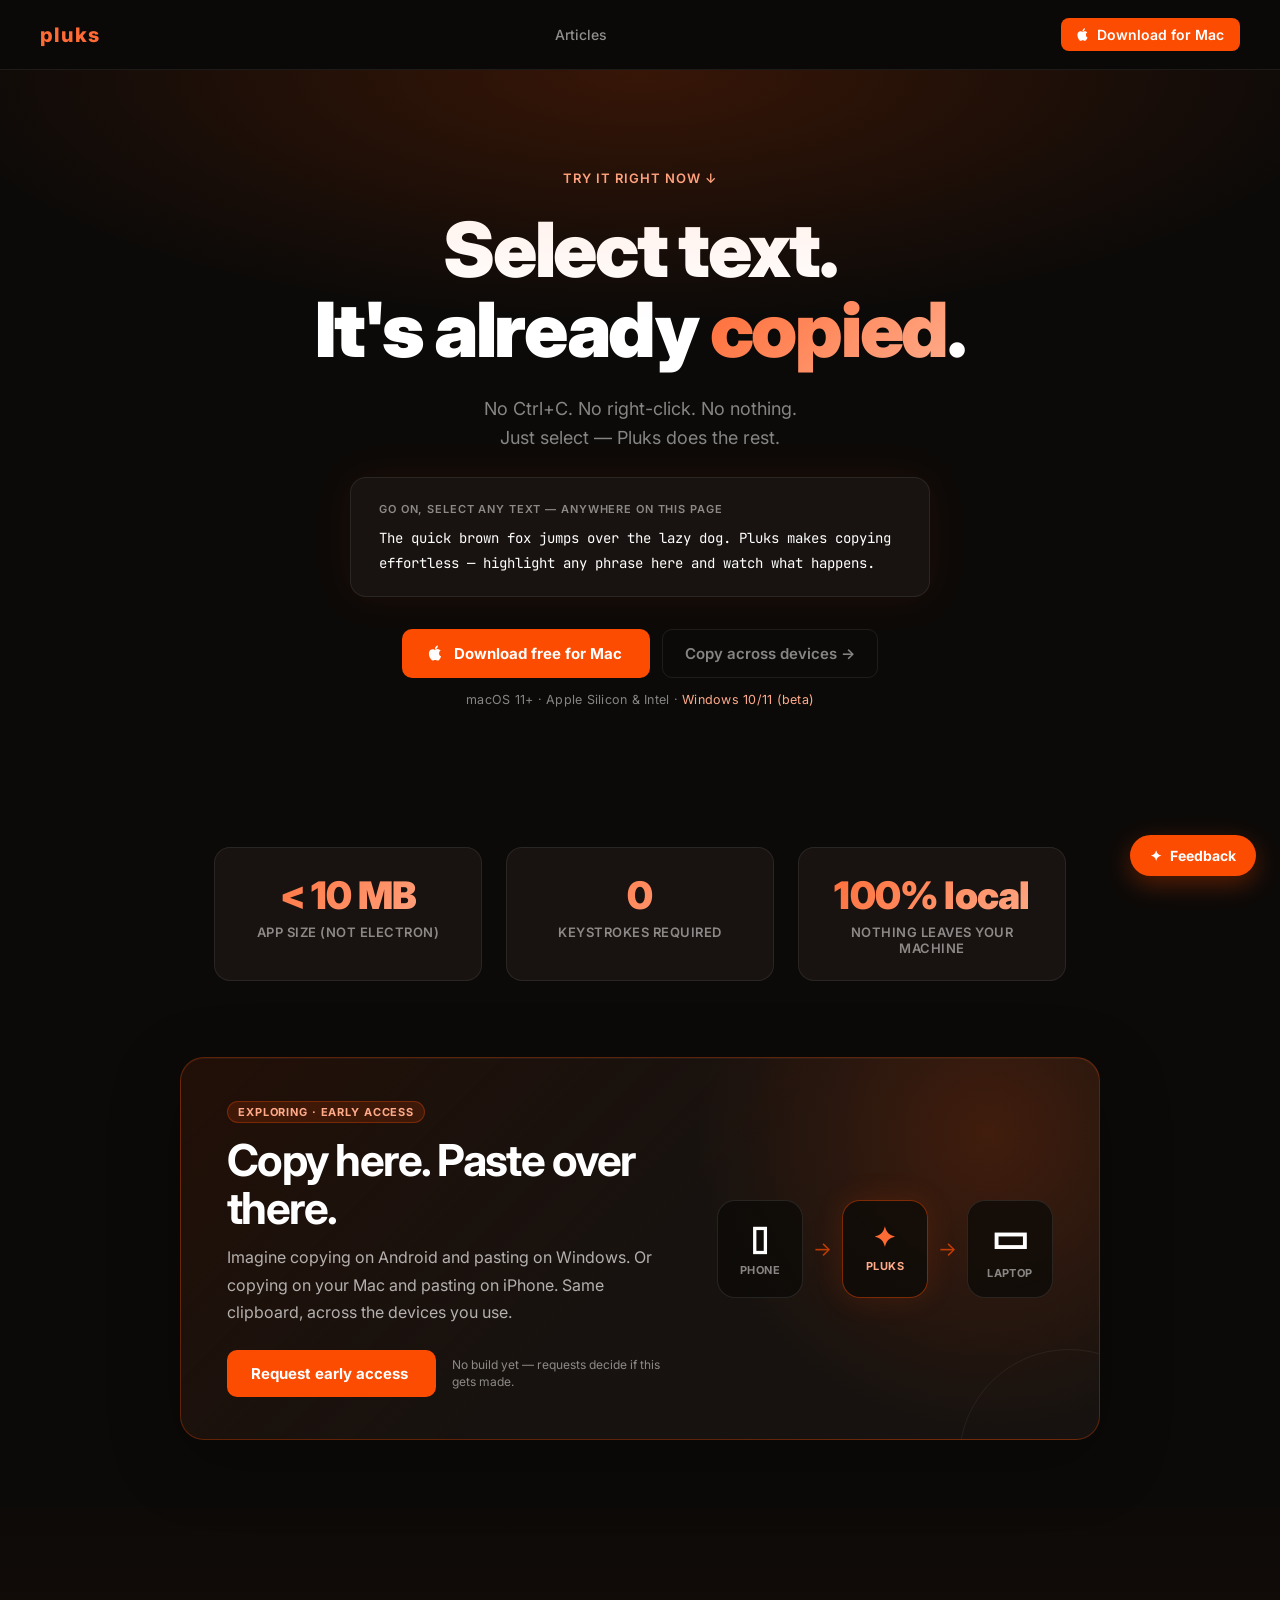
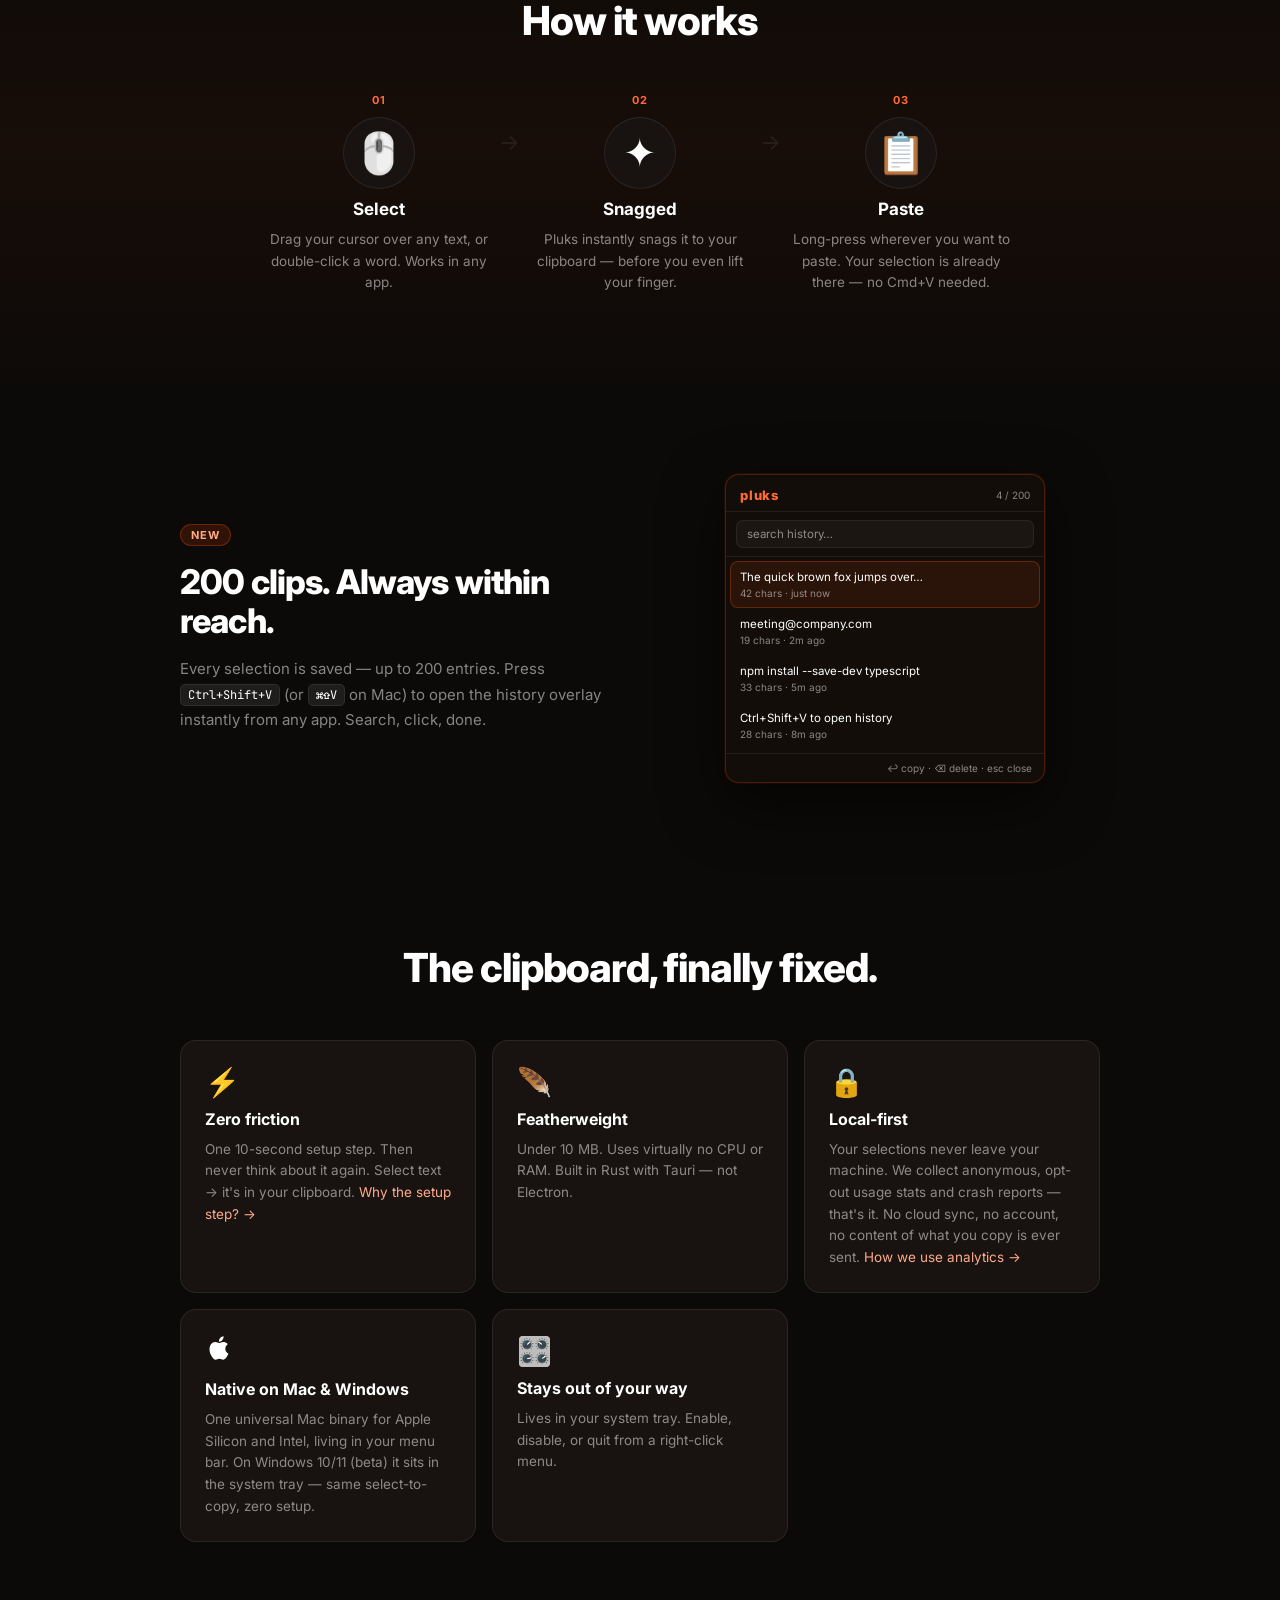
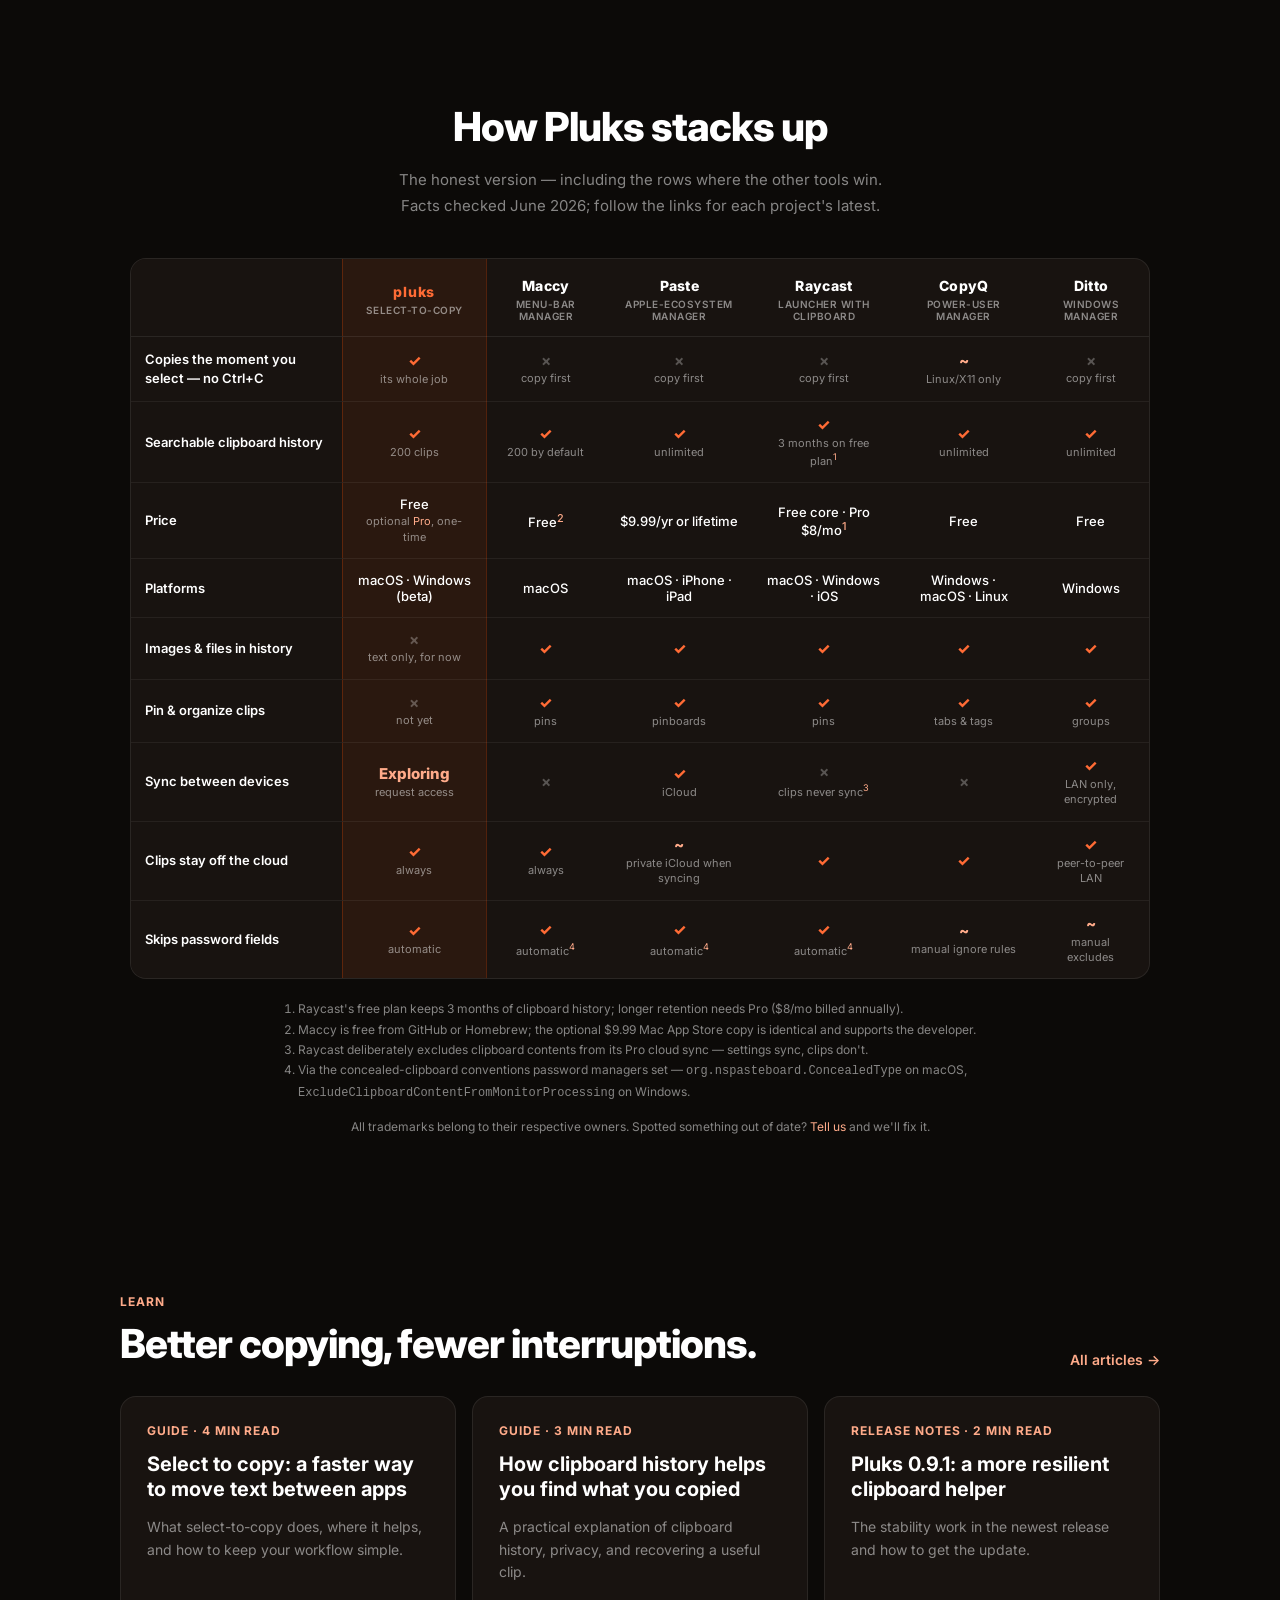
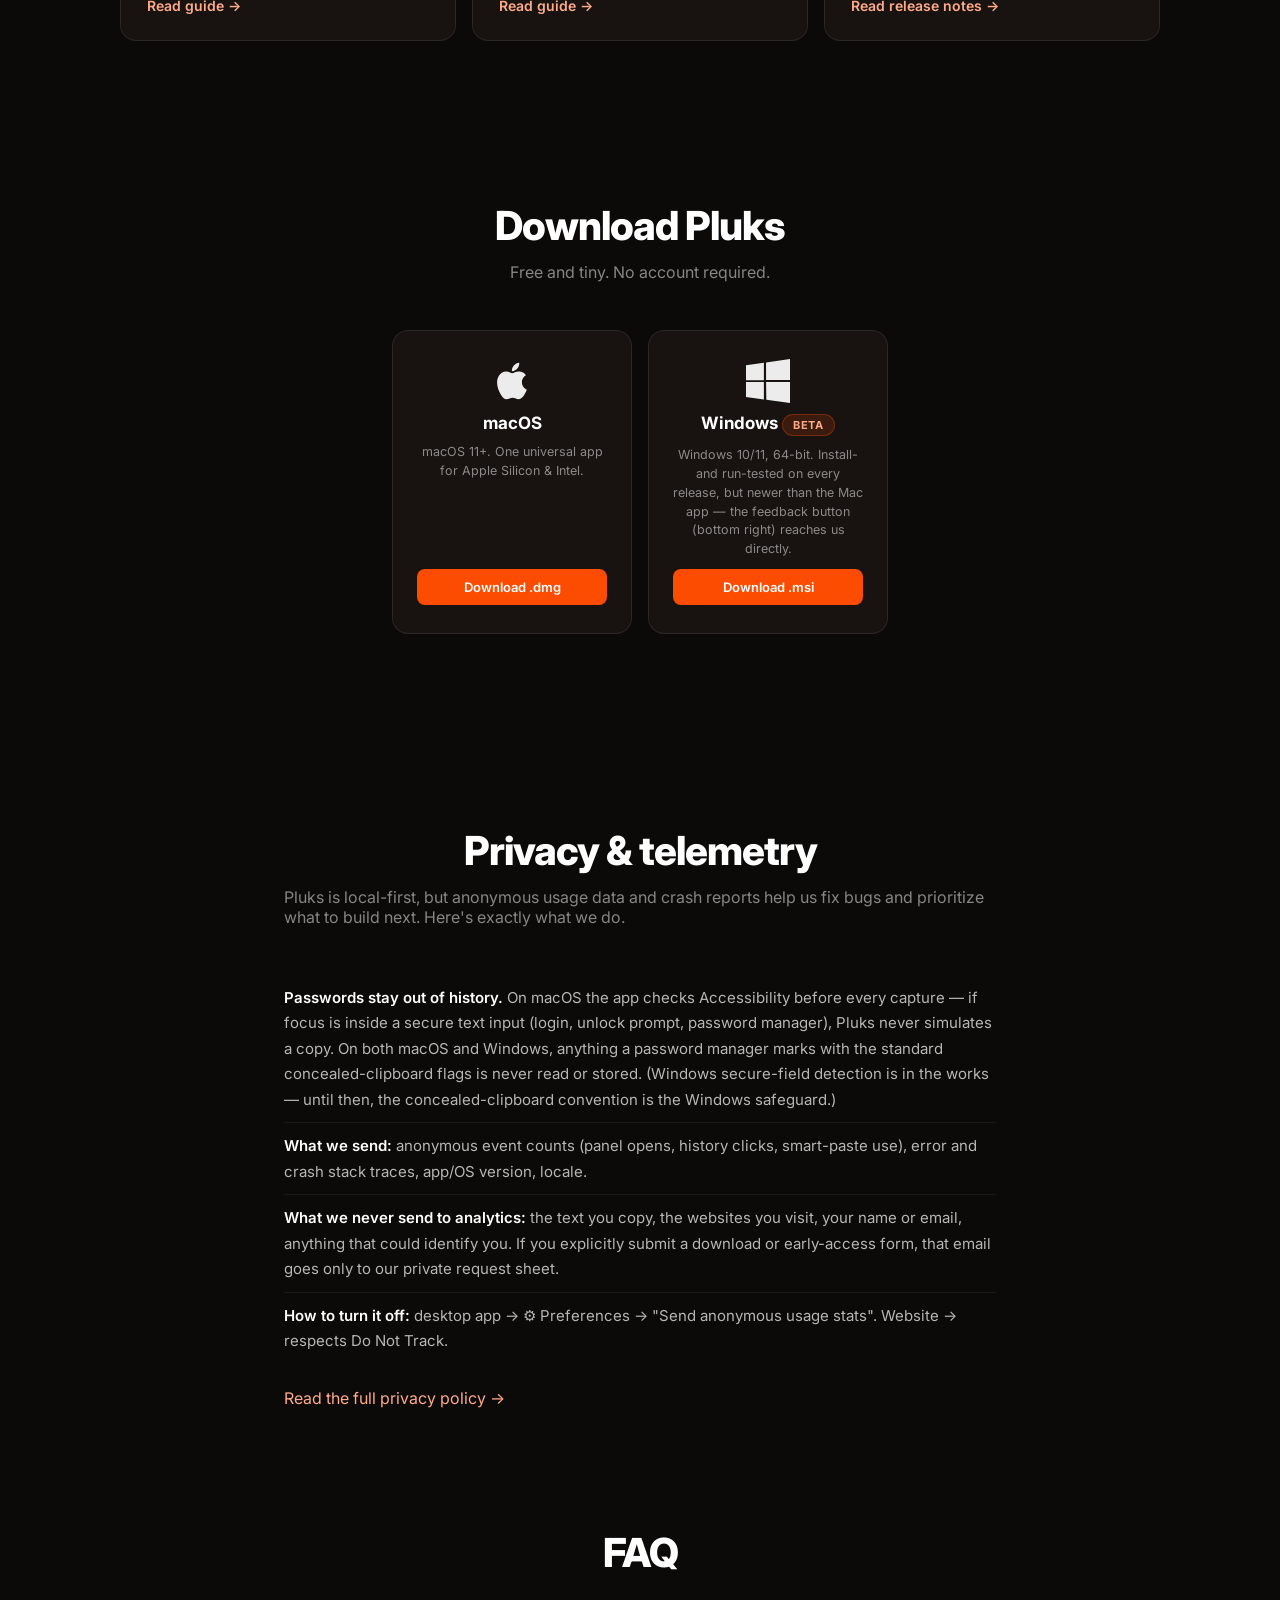
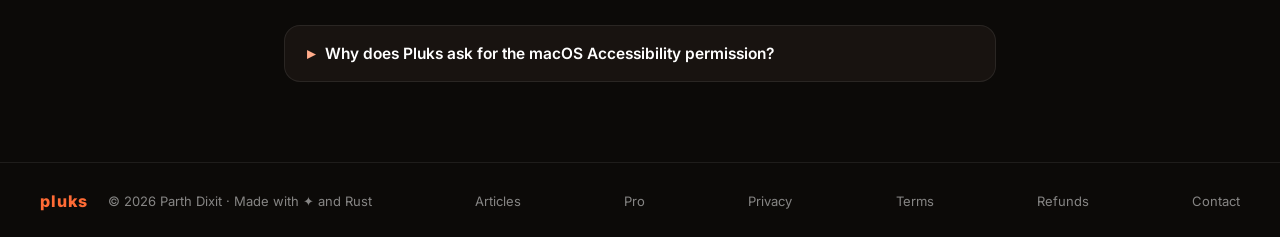
<file: index.html>
<!DOCTYPE html>
<html lang="en">
<head>
  <meta charset="UTF-8" />
  <meta name="viewport" content="width=device-width, initial-scale=1.0"/>
  <title>Pluks — Select text. It's already copied.</title>
  <meta name="description" content="Pluks auto-copies any text you select — no keyboard shortcut needed. Free and tiny, for macOS and Windows (beta).">
  <link rel="canonical" href="https://pluks.app/">

  <!-- Social cards -->
  <meta property="og:type" content="website">
  <meta property="og:site_name" content="Pluks">
  <meta property="og:title" content="Pluks — Select text. It's already copied.">
  <meta property="og:description" content="Pluks auto-copies any text you select — no Ctrl+C needed. Free, for Mac, Windows, and Linux.">
  <meta property="og:url" content="https://pluks.app/">
  <meta property="og:image" content="https://pluks.app/og-card.png?v=3">
  <meta property="og:image:width" content="1200">
  <meta property="og:image:height" content="630">
  <meta property="og:image:alt" content="Select text. It's already copied. Free · Mac, Windows, Linux">
  <meta name="twitter:card" content="summary_large_image">
  <meta name="twitter:title" content="Pluks — Select text. It's already copied.">
  <meta name="twitter:description" content="Pluks auto-copies any text you select — no Ctrl+C needed. Free, for Mac, Windows, and Linux.">
  <meta name="twitter:image" content="https://pluks.app/og-card.png?v=3">

  <link rel="preconnect" href="https://fonts.googleapis.com">
  <link href="https://fonts.googleapis.com/css2?family=Inter:wght@400;500;600;700;900&family=JetBrains+Mono:wght@400;700&display=swap" rel="stylesheet">
  <link rel="stylesheet" href="style.css"/>

  <!-- Sentry browser SDK (PostHog ingest is hand-rolled in analytics.js) -->
  <script src="https://browser.sentry-cdn.com/7.119.0/bundle.min.js" crossorigin="anonymous"></script>
</head>
<body>

<!-- ─── NAV ─────────────────────────────────────────────────────────────── -->
<nav class="nav">
  <a class="nav-brand" href="/" aria-label="Pluks home">pluks</a>
  <a class="nav-ext" href="articles/">Articles</a>
  <a class="nav-cta btn-download" data-dl-mac href="https://github.com/darth-pixit/pluks-releases/releases/latest">
    <svg class="apple-icon" viewBox="0 0 24 24" fill="currentColor" aria-hidden="true" focusable="false">
      <path d="M18.71 19.5c-.83 1.24-1.71 2.45-3.05 2.47-1.34.03-1.77-.79-3.29-.79-1.53 0-2 .77-3.27.82-1.31.05-2.3-1.32-3.14-2.53C4.25 17 2.94 12.45 4.7 9.39c.87-1.52 2.43-2.48 4.12-2.51 1.28-.02 2.5.87 3.29.87.78 0 2.26-1.07 3.81-.91.65.03 2.47.26 3.64 1.98-.09.06-2.17 1.28-2.15 3.81.03 3.02 2.65 4.03 2.68 4.04-.03.07-.42 1.44-1.38 2.83M13 3.5c.73-.83 1.94-1.46 2.94-1.5.13 1.17-.34 2.35-1.04 3.19-.69.85-1.83 1.51-2.95 1.42-.15-1.15.41-2.35 1.05-3.11z"/>
    </svg>
    Download for Mac
  </a>
</nav>

<div class="demo-toast" id="demo-toast">
  <span class="demo-toast-icon">✦</span>
  <span id="demo-toast-text"></span>
</div>

<!-- ─── HERO ─────────────────────────────────────────────────────────────── -->
<section class="hero">
  <div class="hero-label">Try it right now ↓</div>
  <h1 class="hero-headline">
    Select text.<br>It's already <em>copied</em>.
  </h1>
  <p class="hero-sub">
    No Ctrl+C. No right-click. No nothing.<br>
    Just select — Pluks does the rest.
  </p>

  <!-- Interactive demo -->
  <div class="demo-card" id="demo-card">
    <div class="demo-card-label">go on, select any text — anywhere on this page</div>
    <p class="demo-text" id="demo-text">
      The quick brown fox jumps over the lazy dog. Pluks makes copying effortless —
      highlight any phrase here and watch what happens.
    </p>
  </div>

  <div class="hero-actions">
    <a class="btn-primary btn-download" id="dl-mac" data-dl-mac href="https://github.com/darth-pixit/pluks-releases/releases/latest">
      <svg class="apple-icon" viewBox="0 0 24 24" fill="currentColor" aria-hidden="true" focusable="false">
        <path d="M18.71 19.5c-.83 1.24-1.71 2.45-3.05 2.47-1.34.03-1.77-.79-3.29-.79-1.53 0-2 .77-3.27.82-1.31.05-2.3-1.32-3.14-2.53C4.25 17 2.94 12.45 4.7 9.39c.87-1.52 2.43-2.48 4.12-2.51 1.28-.02 2.5.87 3.29.87.78 0 2.26-1.07 3.81-.91.65.03 2.47.26 3.64 1.98-.09.06-2.17 1.28-2.15 3.81.03 3.02 2.65 4.03 2.68 4.04-.03.07-.42 1.44-1.38 2.83M13 3.5c.73-.83 1.94-1.46 2.94-1.5.13 1.17-.34 2.35-1.04 3.19-.69.85-1.83 1.51-2.95 1.42-.15-1.15.41-2.35 1.05-3.11z"/>
      </svg>
      Download free for Mac
    </a>
    <button class="btn-ghost cross-device-request-open" type="button" data-cta-location="hero">
      Copy across devices →
    </button>
    <p class="hero-meta">macOS 11+ · Apple Silicon &amp; Intel · <a href="#download">Windows 10/11 (beta)</a></p>
  </div>
</section>

<!-- ─── STATS ────────────────────────────────────────────────────────────── -->
<section class="stats">
  <div class="stats-inner">
    <div class="stat">
      <div class="stat-num">&lt; 10 MB</div>
      <div class="stat-label">app size (not Electron)</div>
    </div>
    <div class="stat">
      <div class="stat-num">0</div>
      <div class="stat-label">keystrokes required</div>
    </div>
    <div class="stat">
      <div class="stat-num">100% local</div>
      <div class="stat-label">nothing leaves your machine</div>
    </div>
  </div>
</section>

<!-- ─── CROSS-DEVICE FAKE DOOR ─────────────────────────────────────────── -->
<section class="cross-device" id="cross-device" aria-labelledby="cross-device-title">
  <div class="cross-device-card">
    <div class="cross-device-copy">
      <span class="pill">Exploring · early access</span>
      <h2 id="cross-device-title">Copy here. Paste over there.</h2>
      <p>
        Imagine copying on Android and pasting on Windows. Or copying on your
        Mac and pasting on iPhone. Same clipboard, across the devices you use.
      </p>
      <div class="cross-device-actions">
        <button class="btn-primary cross-device-request-open" type="button" data-cta-location="teaser">
          Request early access
        </button>
        <span>No build yet — requests decide if this gets made.</span>
      </div>
    </div>
    <div class="device-flow" aria-label="A copied item moving between phone, Pluks, and laptop">
      <div class="device-node">
        <span class="device-glyph" aria-hidden="true">▯</span>
        <span>Phone</span>
      </div>
      <span class="flow-arrow" aria-hidden="true">→</span>
      <div class="device-node device-node-pluks">
        <span class="device-glyph" aria-hidden="true">✦</span>
        <span>pluks</span>
      </div>
      <span class="flow-arrow" aria-hidden="true">→</span>
      <div class="device-node">
        <span class="device-glyph device-glyph-laptop" aria-hidden="true">▭</span>
        <span>Laptop</span>
      </div>
    </div>
  </div>
</section>

<!-- ─── HOW IT WORKS ─────────────────────────────────────────────────────── -->
<section class="how" id="how">
  <h2 class="section-title">How it works</h2>
  <div class="steps">
    <div class="step">
      <div class="step-num">01</div>
      <div class="step-icon">🖱️</div>
      <h3>Select</h3>
      <p>Drag your cursor over any text, or double-click a word. Works in any app.</p>
    </div>
    <div class="step-arrow">→</div>
    <div class="step">
      <div class="step-num">02</div>
      <div class="step-icon">✦</div>
      <h3>Snagged</h3>
      <p>Pluks instantly snags it to your clipboard — before you even lift your finger.</p>
    </div>
    <div class="step-arrow">→</div>
    <div class="step">
      <div class="step-num">03</div>
      <div class="step-icon">📋</div>
      <h3>Paste</h3>
      <p>Long-press wherever you want to paste. Your selection is already there — no Cmd+V needed.</p>
    </div>
  </div>
</section>

<!-- ─── HISTORY ───────────────────────────────────────────────────────────── -->
<section class="history-section">
  <div class="history-content">
    <div class="history-text">
      <span class="pill">New</span>
      <h2>200 clips. Always within reach.</h2>
      <p>
        Every selection is saved — up to 200 entries. Press <kbd>Ctrl+Shift+V</kbd>
        (or <kbd>⌘⇧V</kbd> on Mac) to open the history overlay instantly from any app.
        Search, click, done.
      </p>
    </div>
    <div class="history-mockup">
      <div class="mockup-panel">
        <div class="mockup-header">
          <span class="mockup-brand">pluks</span>
          <span class="mockup-count">4 / 200</span>
        </div>
        <div class="mockup-search">
          <div class="mockup-search-inner">search history…</div>
        </div>
        <ul class="mockup-list">
          <li class="mockup-item active">
            <span class="mockup-preview">The quick brown fox jumps over…</span>
            <span class="mockup-meta">42 chars · just now</span>
          </li>
          <li class="mockup-item">
            <span class="mockup-preview">meeting@company.com</span>
            <span class="mockup-meta">19 chars · 2m ago</span>
          </li>
          <li class="mockup-item">
            <span class="mockup-preview">npm install --save-dev typescript</span>
            <span class="mockup-meta">33 chars · 5m ago</span>
          </li>
          <li class="mockup-item">
            <span class="mockup-preview">Ctrl+Shift+V to open history</span>
            <span class="mockup-meta">28 chars · 8m ago</span>
          </li>
        </ul>
        <div class="mockup-footer">↩ copy · ⌫ delete · esc close</div>
      </div>
    </div>
  </div>
</section>

<!-- ─── FEATURES ─────────────────────────────────────────────────────────── -->
<section class="features">
  <h2 class="section-title">The clipboard, finally fixed.</h2>
  <div class="features-grid">
    <div class="feature-card">
      <div class="feature-icon">⚡</div>
      <h3>Zero friction</h3>
      <p>One 10-second setup step. Then never think about it again. Select text → it's in your clipboard. <a href="#faq">Why the setup step? →</a></p>
    </div>
    <div class="feature-card">
      <div class="feature-icon">🪶</div>
      <h3>Featherweight</h3>
      <p>Under 10 MB. Uses virtually no CPU or RAM. Built in Rust with Tauri — not Electron.</p>
    </div>
    <div class="feature-card">
      <div class="feature-icon">🔒</div>
      <h3>Local-first</h3>
      <p>Your selections never leave your machine. We collect anonymous, opt-out usage stats and crash reports — that's it. No cloud sync, no account, no content of what you copy is ever sent. <a href="privacy.html">How we use analytics →</a></p>
    </div>
    <div class="feature-card">
      <div class="feature-icon">
        <svg class="apple-icon" viewBox="0 0 24 24" fill="currentColor" aria-hidden="true" focusable="false" style="width:28px;height:28px;">
          <path d="M18.71 19.5c-.83 1.24-1.71 2.45-3.05 2.47-1.34.03-1.77-.79-3.29-.79-1.53 0-2 .77-3.27.82-1.31.05-2.3-1.32-3.14-2.53C4.25 17 2.94 12.45 4.7 9.39c.87-1.52 2.43-2.48 4.12-2.51 1.28-.02 2.5.87 3.29.87.78 0 2.26-1.07 3.81-.91.65.03 2.47.26 3.64 1.98-.09.06-2.17 1.28-2.15 3.81.03 3.02 2.65 4.03 2.68 4.04-.03.07-.42 1.44-1.38 2.83M13 3.5c.73-.83 1.94-1.46 2.94-1.5.13 1.17-.34 2.35-1.04 3.19-.69.85-1.83 1.51-2.95 1.42-.15-1.15.41-2.35 1.05-3.11z"/>
        </svg>
      </div>
      <h3>Native on Mac &amp; Windows</h3>
      <p>One universal Mac binary for Apple Silicon and Intel, living in your menu bar. On Windows 10/11 (beta) it sits in the system tray — same select-to-copy, zero setup.</p>
    </div>
    <div class="feature-card">
      <div class="feature-icon">🎛️</div>
      <h3>Stays out of your way</h3>
      <p>Lives in your system tray. Enable, disable, or quit from a right-click menu.</p>
    </div>
  </div>
</section>

<!-- ─── COMPARISON ───────────────────────────────────────────────────────── -->
<section class="compare" id="compare">
  <h2 class="section-title">How Pluks stacks up</h2>
  <p class="compare-sub">
    The honest version — including the rows where the other tools win.
    Facts checked June 2026; follow the links for each project's latest.
  </p>

  <div class="compare-table-wrap" tabindex="0" role="region" aria-label="Clipboard tools comparison">
    <table class="compare-table">
      <thead>
        <tr>
          <th scope="col" class="compare-factor" aria-label="Factor"></th>
          <th scope="col" class="col-pluks">
            <span class="compare-name">pluks</span>
            <span class="compare-tag">select-to-copy</span>
          </th>
          <th scope="col">
            <a href="https://maccy.app" target="_blank" rel="noopener">Maccy</a>
            <span class="compare-tag">menu-bar manager</span>
          </th>
          <th scope="col">
            <a href="https://pasteapp.io" target="_blank" rel="noopener">Paste</a>
            <span class="compare-tag">Apple-ecosystem manager</span>
          </th>
          <th scope="col">
            <a href="https://raycast.com" target="_blank" rel="noopener">Raycast</a>
            <span class="compare-tag">launcher with clipboard</span>
          </th>
          <th scope="col">
            <a href="https://copyq.net" target="_blank" rel="noopener">CopyQ</a>
            <span class="compare-tag">power-user manager</span>
          </th>
          <th scope="col">
            <a href="https://ditto-cp.sourceforge.io" target="_blank" rel="noopener">Ditto</a>
            <span class="compare-tag">Windows manager</span>
          </th>
        </tr>
      </thead>
      <tbody>
        <tr>
          <th scope="row">Copies the moment you select — no Ctrl+C</th>
          <td class="col-pluks"><span class="c-yes">✓</span><span class="c-note">its whole job</span></td>
          <td><span class="c-no">✗</span><span class="c-note">copy first</span></td>
          <td><span class="c-no">✗</span><span class="c-note">copy first</span></td>
          <td><span class="c-no">✗</span><span class="c-note">copy first</span></td>
          <td><span class="c-part">~</span><span class="c-note">Linux/X11 only</span></td>
          <td><span class="c-no">✗</span><span class="c-note">copy first</span></td>
        </tr>
        <tr>
          <th scope="row">Searchable clipboard history</th>
          <td class="col-pluks"><span class="c-yes">✓</span><span class="c-note">200 clips</span></td>
          <td><span class="c-yes">✓</span><span class="c-note">200 by default</span></td>
          <td><span class="c-yes">✓</span><span class="c-note">unlimited</span></td>
          <td><span class="c-yes">✓</span><span class="c-note">3 months on free plan<sup>1</sup></span></td>
          <td><span class="c-yes">✓</span><span class="c-note">unlimited</span></td>
          <td><span class="c-yes">✓</span><span class="c-note">unlimited</span></td>
        </tr>
        <tr>
          <th scope="row">Price</th>
          <td class="col-pluks"><span class="c-text">Free</span><span class="c-note">optional <a href="pro/">Pro</a>, one-time</span></td>
          <td><span class="c-text">Free<sup>2</sup></span></td>
          <td><span class="c-text">$9.99/yr or lifetime</span></td>
          <td><span class="c-text">Free core · Pro $8/mo<sup>1</sup></span></td>
          <td><span class="c-text">Free</span></td>
          <td><span class="c-text">Free</span></td>
        </tr>
        <tr>
          <th scope="row">Platforms</th>
          <td class="col-pluks"><span class="c-text">macOS · Windows (beta)</span></td>
          <td><span class="c-text">macOS</span></td>
          <td><span class="c-text">macOS · iPhone · iPad</span></td>
          <td><span class="c-text">macOS · Windows · iOS</span></td>
          <td><span class="c-text">Windows · macOS · Linux</span></td>
          <td><span class="c-text">Windows</span></td>
        </tr>
        <tr>
          <th scope="row">Images &amp; files in history</th>
          <td class="col-pluks"><span class="c-no">✗</span><span class="c-note">text only, for now</span></td>
          <td><span class="c-yes">✓</span></td>
          <td><span class="c-yes">✓</span></td>
          <td><span class="c-yes">✓</span></td>
          <td><span class="c-yes">✓</span></td>
          <td><span class="c-yes">✓</span></td>
        </tr>
        <tr>
          <th scope="row">Pin &amp; organize clips</th>
          <td class="col-pluks"><span class="c-no">✗</span><span class="c-note">not yet</span></td>
          <td><span class="c-yes">✓</span><span class="c-note">pins</span></td>
          <td><span class="c-yes">✓</span><span class="c-note">pinboards</span></td>
          <td><span class="c-yes">✓</span><span class="c-note">pins</span></td>
          <td><span class="c-yes">✓</span><span class="c-note">tabs &amp; tags</span></td>
          <td><span class="c-yes">✓</span><span class="c-note">groups</span></td>
        </tr>
        <tr>
          <th scope="row">Sync between devices</th>
          <td class="col-pluks"><a class="cross-device-request-open c-part" data-cta-location="comparison" href="#cross-device">Exploring</a><span class="c-note">request access</span></td>
          <td><span class="c-no">✗</span></td>
          <td><span class="c-yes">✓</span><span class="c-note">iCloud</span></td>
          <td><span class="c-no">✗</span><span class="c-note">clips never sync<sup>3</sup></span></td>
          <td><span class="c-no">✗</span></td>
          <td><span class="c-yes">✓</span><span class="c-note">LAN only, encrypted</span></td>
        </tr>
        <tr>
          <th scope="row">Clips stay off the cloud</th>
          <td class="col-pluks"><span class="c-yes">✓</span><span class="c-note">always</span></td>
          <td><span class="c-yes">✓</span><span class="c-note">always</span></td>
          <td><span class="c-part">~</span><span class="c-note">private iCloud when syncing</span></td>
          <td><span class="c-yes">✓</span></td>
          <td><span class="c-yes">✓</span></td>
          <td><span class="c-yes">✓</span><span class="c-note">peer-to-peer LAN</span></td>
        </tr>
        <tr>
          <th scope="row">Skips password fields</th>
          <td class="col-pluks"><span class="c-yes">✓</span><span class="c-note">automatic</span></td>
          <td><span class="c-yes">✓</span><span class="c-note">automatic<sup>4</sup></span></td>
          <td><span class="c-yes">✓</span><span class="c-note">automatic<sup>4</sup></span></td>
          <td><span class="c-yes">✓</span><span class="c-note">automatic<sup>4</sup></span></td>
          <td><span class="c-part">~</span><span class="c-note">manual ignore rules</span></td>
          <td><span class="c-part">~</span><span class="c-note">manual excludes</span></td>
        </tr>
      </tbody>
    </table>
  </div>

  <ol class="compare-footnotes">
    <li>Raycast's free plan keeps 3 months of clipboard history; longer retention needs Pro ($8/mo billed annually).</li>
    <li>Maccy is free from GitHub or Homebrew; the optional $9.99 Mac App Store copy is identical and supports the developer.</li>
    <li>Raycast deliberately excludes clipboard contents from its Pro cloud sync — settings sync, clips don't.</li>
    <li>Via the concealed-clipboard conventions password managers set — <code>org.nspasteboard.ConcealedType</code> on macOS, <code>ExcludeClipboardContentFromMonitorProcessing</code> on Windows.</li>
  </ol>

  <p class="compare-disclaimer">
    All trademarks belong to their respective owners. Spotted something out of date?
    <a href="mailto:parth.dixit@alumni.iitd.ac.in">Tell us</a> and we'll fix it.
  </p>
</section>

<!-- ─── ARTICLES ──────────────────────────────────────────────────────────── -->
<section class="articles-preview" aria-labelledby="articles-title">
  <div class="articles-heading">
    <div>
      <p class="eyebrow">Learn</p>
      <h2 class="section-title" id="articles-title">Better copying, fewer interruptions.</h2>
    </div>
    <a class="text-link" href="articles/">All articles →</a>
  </div>
  <div class="article-cards">
    <article class="article-card">
      <p class="article-kicker">GUIDE · 4 MIN READ</p>
      <h3><a href="articles/select-to-copy.html">Select to copy: a faster way to move text between apps</a></h3>
      <p>What select-to-copy does, where it helps, and how to keep your workflow simple.</p>
      <a class="text-link" href="articles/select-to-copy.html">Read guide →</a>
    </article>
    <article class="article-card">
      <p class="article-kicker">GUIDE · 3 MIN READ</p>
      <h3><a href="articles/clipboard-history.html">How clipboard history helps you find what you copied</a></h3>
      <p>A practical explanation of clipboard history, privacy, and recovering a useful clip.</p>
      <a class="text-link" href="articles/clipboard-history.html">Read guide →</a>
    </article>
    <article class="article-card">
      <p class="article-kicker">RELEASE NOTES · 2 MIN READ</p>
      <h3><a href="articles/pluks-0-9-1.html">Pluks 0.9.1: a more resilient clipboard helper</a></h3>
      <p>The stability work in the newest release and how to get the update.</p>
      <a class="text-link" href="articles/pluks-0-9-1.html">Read release notes →</a>
    </article>
  </div>
</section>

<!-- ─── DOWNLOAD ──────────────────────────────────────────────────────────── -->
<!--
  The Linux card + package-manager links (Homebrew/Choco/Snap) stay hidden
  until the Linux build gets the same automated install/launch/capture
  validation the Windows build now has (.github/workflows/windows-smoke.yml).
  The dl-linux ID (analytics.js) and the latest-release asset matching in the
  bottom <script> are ready to switch back on when it does.
-->
<section class="download" id="download">
  <h2 class="section-title">Download Pluks</h2>
  <p class="download-sub">Free and tiny. No account required.</p>
  <div class="platform-cards">
    <div class="platform-card" id="card-mac">
      <div class="platform-icon">
        <svg viewBox="0 0 24 24" fill="currentColor" aria-hidden="true" focusable="false">
          <path d="M18.71 19.5c-.83 1.24-1.71 2.45-3.05 2.47-1.34.03-1.77-.79-3.29-.79-1.53 0-2 .77-3.27.82-1.31.05-2.3-1.32-3.14-2.53C4.25 17 2.94 12.45 4.7 9.39c.87-1.52 2.43-2.48 4.12-2.51 1.28-.02 2.5.87 3.29.87.78 0 2.26-1.07 3.81-.91.65.03 2.47.26 3.64 1.98-.09.06-2.17 1.28-2.15 3.81.03 3.02 2.65 4.03 2.68 4.04-.03.07-.42 1.44-1.38 2.83M13 3.5c.73-.83 1.94-1.46 2.94-1.5.13 1.17-.34 2.35-1.04 3.19-.69.85-1.83 1.51-2.95 1.42-.15-1.15.41-2.35 1.05-3.11z"/>
        </svg>
      </div>
      <h3>macOS</h3>
      <p>macOS 11+. One universal app for Apple Silicon &amp; Intel.</p>
      <a class="btn-download" id="dl-mac-card" data-dl-mac href="https://github.com/darth-pixit/pluks-releases/releases/latest">Download .dmg</a>
    </div>
    <div class="platform-card" id="card-win">
      <div class="platform-icon">
        <svg viewBox="0 0 24 24" fill="currentColor" aria-hidden="true" focusable="false">
          <path d="M0 3.449L9.75 2.1v9.451H0m10.949-9.602L24 0v11.4H10.949M0 12.6h9.75v9.451L0 20.699M10.949 12.6H24V24l-12.9-1.801"/>
        </svg>
      </div>
      <h3>Windows <span class="pill">Beta</span></h3>
      <p>Windows 10/11, 64-bit. Install- and run-tested on every release, but
         newer than the Mac app — the feedback button (bottom right) reaches
         us directly.</p>
      <a class="btn-download" id="dl-win" data-dl-win href="https://github.com/darth-pixit/pluks-releases/releases/latest">Download .msi</a>
    </div>
  </div>
</section>

<!-- ─── PRIVACY & TELEMETRY ──────────────────────────────────────────────── -->
<section class="privacy-blurb" id="privacy-blurb">
  <h2 class="section-title">Privacy &amp; telemetry</h2>
  <p class="download-sub">
    Pluks is local-first, but anonymous usage data and crash reports help us
    fix bugs and prioritize what to build next. Here's exactly what we do.
  </p>
  <ul class="privacy-bullets">
    <li><strong>Passwords stay out of history.</strong> On macOS the app checks Accessibility before every capture — if focus is inside a secure text input (login, unlock prompt, password manager), Pluks never simulates a copy. On both macOS and Windows, anything a password manager marks with the standard concealed-clipboard flags is never read or stored. (Windows secure-field detection is in the works — until then, the concealed-clipboard convention is the Windows safeguard.)</li>
    <li><strong>What we send:</strong> anonymous event counts (panel opens, history clicks, smart-paste use), error and crash stack traces, app/OS version, locale.</li>
    <li><strong>What we never send to analytics:</strong> the text you copy, the websites you visit, your name or email, anything that could identify you. If you explicitly submit a download or early-access form, that email goes only to our private request sheet.</li>
    <li><strong>How to turn it off:</strong> desktop app → ⚙ Preferences → "Send anonymous usage stats". Website → respects Do Not Track.</li>
  </ul>
  <p class="ext-note"><a href="privacy.html">Read the full privacy policy →</a></p>
</section>

<!-- ─── FAQ ──────────────────────────────────────────────────────────────── -->
<section class="faq" id="faq">
  <h2 class="section-title">FAQ</h2>
  <details class="faq-item" id="faq-permission">
    <summary>Why does Pluks ask for the macOS Accessibility permission?</summary>
    <div class="faq-body">
      <p>
        macOS doesn't let apps read "whatever text is currently selected" directly.
        So Pluks does what you would do: the moment you finish a selection, it presses
        <kbd>⌘</kbd>+<kbd>C</kbd> for you. Sending that synthetic keystroke is exactly
        what the Accessibility permission gates, and noticing your selection gesture
        (the mouse drag or double-click) is what Input Monitoring gates. Granting them
        is the one-time, ~10-second setup step.
      </p>
      <p>Here's everything the code does with that access:</p>
      <ul>
        <li>Listens for selection gestures — drags and double-clicks — so it knows when you've selected something.</li>
        <li>Sends a synthetic <kbd>⌘</kbd>+<kbd>C</kbd> to the app you're in, so that app copies your selection.</li>
        <li>Checks the focused field first and skips password inputs (secure text fields) entirely.</li>
        <li>Only if you turn on <a href="pro/">Draft Recovery</a> (Pro, off by default): notices
        <em>that</em> you're typing — never which keys — and, once you pause, reads the text box
        you're in so a copy can be saved on your Mac.</li>
      </ul>
      <p>
        It never reads your screen and never records your keystrokes. Your clipboard history —
        and, if you turn it on, your saved drafts — stays in a local database on your computer
        and is never uploaded. Drafts skip password fields and apps you block, and delete
        themselves after 30 days by default.
      </p>
      <p>
        On Windows there's no equivalent permission step — global input listening and
        clipboard access work out of the box, so Pluks runs the moment it's installed.
      </p>
    </div>
  </details>
</section>

<!-- ─── DOWNLOAD MODAL ────────────────────────────────────────────────────── -->
<div class="modal-backdrop" id="dl-modal" aria-hidden="true">
  <div class="modal" role="dialog" aria-modal="true" aria-labelledby="dl-modal-title">
    <button class="modal-close" id="dl-modal-close" aria-label="Close">×</button>
    <div class="modal-icon">✦</div>
    <h3 id="dl-modal-title">One quick thing before you pluk</h3>
    <p class="modal-sub">We'll send your download link and the occasional release note. No spam, unsubscribe anytime.</p>
    <form id="dl-form" class="modal-form" novalidate>
      <label class="modal-field">
        <span>Work email</span>
        <input type="email" id="dl-email" required placeholder="you@company.com" autocomplete="email">
      </label>
      <label class="modal-field">
        <span>What best describes you?</span>
        <select id="dl-persona" required>
          <option value="" disabled selected>Pick your persona…</option>
          <option value="engineer">Engineer / Developer</option>
          <option value="designer">Designer</option>
          <option value="pm">Product / Project Manager</option>
          <option value="researcher">Researcher / Analyst</option>
          <option value="writer">Writer / Editor</option>
          <option value="marketing">Marketing / Sales</option>
          <option value="support">Customer Support</option>
          <option value="student">Student</option>
          <option value="other">Other</option>
        </select>
      </label>
      <button type="submit" class="btn-primary modal-submit">Start download</button>
      <p class="modal-error" id="dl-error" hidden></p>
    </form>
  </div>
</div>

<!-- ─── CROSS-DEVICE REQUEST MODAL ──────────────────────────────────────── -->
<div class="modal-backdrop" id="cross-device-modal" aria-hidden="true">
  <div class="modal" role="dialog" aria-modal="true" aria-labelledby="cross-device-modal-title">
    <button class="modal-close" id="cross-device-modal-close" type="button" aria-label="Close">×</button>
    <div class="modal-icon">↗</div>
    <div id="cross-device-request-state">
      <h3 id="cross-device-modal-title">Request cross-device access</h3>
      <p class="modal-sub">This is not built yet. Leave your email and you'll be first to hear if we open a beta.</p>
      <form id="cross-device-form" class="modal-form" novalidate>
        <label class="modal-field">
          <span>Email</span>
          <input type="email" id="cross-device-email" required placeholder="you@company.com" autocomplete="email">
        </label>
        <button type="submit" class="btn-primary modal-submit">Request access</button>
        <p class="modal-error" id="cross-device-error" hidden></p>
        <p class="modal-privacy">One confirmation, then only an update if there is a beta. Your email is never sent to analytics.</p>
      </form>
    </div>
    <div class="request-success" id="cross-device-success" hidden>
      <div class="request-success-icon" aria-hidden="true">✓</div>
      <h3>Request received.</h3>
      <p>You're on the early-access list. We'll only write when there is something real to try.</p>
      <button class="btn-ghost" id="cross-device-success-close" type="button">Done</button>
    </div>
  </div>
</div>

<!-- ─── FEEDBACK WIDGET ───────────────────────────────────────────────────── -->
<div class="feedback-widget">
  <button class="feedback-fab" id="feedback-fab" type="button"
          aria-expanded="false" aria-controls="feedback-panel">
    <span class="feedback-fab-icon" aria-hidden="true">✦</span>
    <span class="feedback-fab-label">Feedback</span>
  </button>
  <div class="feedback-panel" id="feedback-panel" role="dialog"
       aria-labelledby="feedback-title" hidden>
    <button class="feedback-close" id="feedback-close" type="button" aria-label="Close">×</button>
    <div class="feedback-icon" aria-hidden="true">✦</div>
    <h3 id="feedback-title">Got feedback or a bug?</h3>
    <p class="feedback-sub">Tell us what's working, what's broken, or what you'd love to see. We read every message.</p>
    <form id="feedback-form" class="feedback-form" novalidate>
      <label class="feedback-field">
        <span>Your email <em>(optional, so we can reply)</em></span>
        <input type="email" id="feedback-email" placeholder="you@example.com" autocomplete="email">
      </label>
      <label class="feedback-field">
        <span>Message</span>
        <textarea id="feedback-message" rows="4" required
                  placeholder="What's on your mind?"></textarea>
      </label>
      <button type="submit" class="btn-primary feedback-submit">Send feedback</button>
      <p class="feedback-error" id="feedback-error" hidden></p>
      <p class="feedback-foot">Prefer email? Write to
        <a href="mailto:parth.dixit@alumni.iitd.ac.in">parth.dixit@alumni.iitd.ac.in</a>.</p>
    </form>
    <div class="feedback-success" id="feedback-success" hidden>
      <div class="feedback-success-icon" aria-hidden="true">✓</div>
      <p>Thanks! Your email app should open with the message ready to send. If it
         didn't, reach us at
         <a href="mailto:parth.dixit@alumni.iitd.ac.in">parth.dixit@alumni.iitd.ac.in</a>.</p>
    </div>
  </div>
</div>

<!-- ─── FOOTER ────────────────────────────────────────────────────────────── -->
<footer class="footer">
  <span class="footer-brand">pluks</span>
  <span class="footer-copy">© 2026 Parth Dixit · Made with ✦ and Rust</span>
  <a class="footer-link" href="articles/">Articles</a>
  <a class="footer-link" href="pro/">Pro</a>
  <a class="footer-link" href="privacy.html">Privacy</a>
  <a class="footer-link" href="terms.html">Terms</a>
  <a class="footer-link" href="refund.html">Refunds</a>
  <a class="footer-link" href="mailto:parth.dixit@alumni.iitd.ac.in">Contact</a>
</footer>

<script src="demo.js"></script>
<script src="analytics.js"></script>
<script src="feedback.js"></script>
<script>
// Returns true only when we can positively identify an Intel Mac. Anything
// else — Apple Silicon, or undetectable — returns false so we default to the
// Apple Silicon build. We avoid navigator.userAgent entirely because it always
// says "Intel" on macOS regardless of the actual CPU.
function isIntelMac() {
  try {
    // WebGL renderer is the most reliable cross-browser signal (Safari +
    // Chrome): Apple Silicon GPUs report "Apple ..." while Intel Macs report
    // an Intel/AMD/Radeon GPU.
    var canvas = document.createElement('canvas');
    var gl = canvas.getContext('webgl') || canvas.getContext('experimental-webgl');
    if (gl) {
      var dbg = gl.getExtension('WEBGL_debug_renderer_info');
      var renderer = dbg ? String(gl.getParameter(dbg.UNMASKED_RENDERER_WEBGL) || '') : '';
      if (/apple/i.test(renderer)) return false;            // Apple GPU => Apple Silicon
      if (/intel|amd|radeon|nvidia/i.test(renderer)) return true; // discrete/Intel GPU => Intel Mac
    }
  } catch (_) { /* ignore */ }

  return false; // Inconclusive: default to Apple Silicon.
}

// Auto-resolve download links from the latest GitHub release so the website
// never goes stale when a new version ships. Targets [data-dl-*] elements so
// the same selector covers every CTA on the page (nav, hero, and the hidden
// per-platform cards when they're re-enabled).
fetch('https://api.github.com/repos/darth-pixit/pluks-releases/releases/latest')
  .then(r => r.json())
  .then(release => {
    const assets = release.assets || [];
    // Releases ship a single universal2 DMG that runs natively on both Apple
    // Silicon and Intel, so prefer it and skip CPU detection entirely.
    //
    // The arch-aware fallback below only matters for older releases that still
    // shipped separate _aarch64/_x64 DMGs. We CANNOT use navigator.userAgent
    // there: every Mac browser — including Apple Silicon — reports "Intel Mac
    // OS X" for web-compat reasons, so UA sniffing hands an Intel binary to
    // everyone and Apple Silicon users get the "install Rosetta" prompt.
    // isIntelMac() detects the real arch and we default to Apple Silicon (the
    // overwhelmingly common Mac today) whenever detection is inconclusive.
    const macAsset =
      assets.find(a => /universal/i.test(a.name) && a.name.endsWith('.dmg')) ||
      (isIntelMac() ? assets.find(a => a.name.endsWith('_x64.dmg')) : null) ||
      assets.find(a => a.name.endsWith('_aarch64.dmg')) ||
      assets.find(a => a.name.includes('.dmg'));
    const winAsset   = assets.find(a => a.name.endsWith('_x64_en-US.msi') || a.name.endsWith('.msi'));
    const linuxAsset = assets.find(a => a.name.endsWith('_amd64.AppImage'));
    function setHrefs(selector, asset) {
      if (!asset) return;
      document.querySelectorAll(selector).forEach(el => { el.href = asset.browser_download_url; });
    }
    setHrefs('[data-dl-mac]',   macAsset);
    setHrefs('[data-dl-win]',   winAsset);
    setHrefs('[data-dl-linux]', linuxAsset);
    // Show version badge if element exists
    const badge = document.getElementById('version-badge');
    if (badge && release.tag_name) badge.textContent = release.tag_name;
  })
  .catch(() => { /* fallback hrefs already point to /releases/latest */ });
</script>
</body>
</html>
</file>
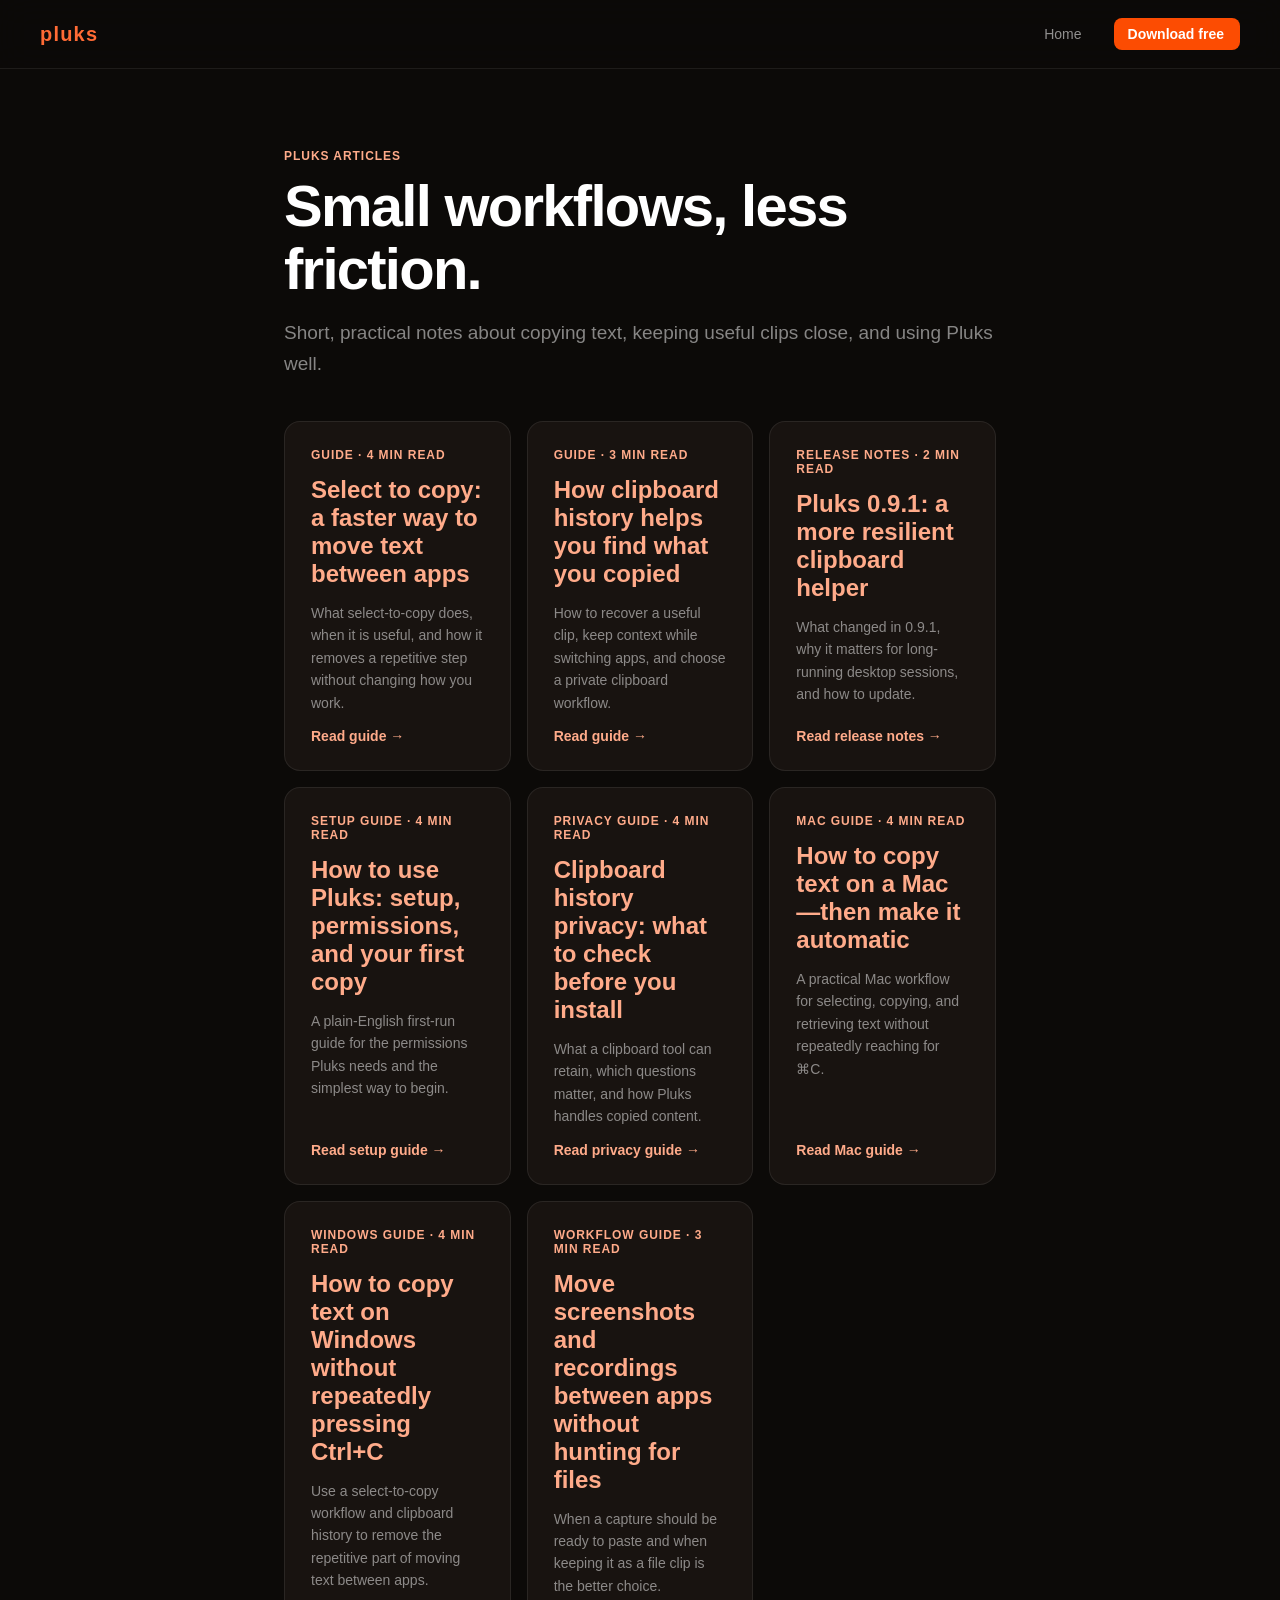
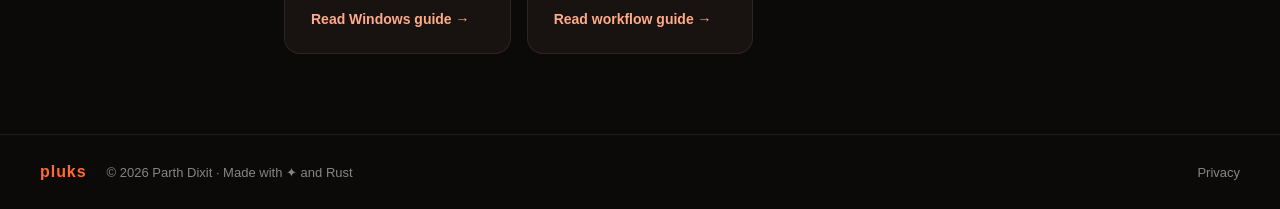
<file: articles/index.html>
<!DOCTYPE html>
<html lang="en">
<head>
  <meta charset="UTF-8">
  <meta name="viewport" content="width=device-width, initial-scale=1.0">
  <title>Articles — Pluks</title>
  <meta name="description" content="Practical guides to copying text faster, using clipboard history, and getting the most from Pluks.">
  <link rel="canonical" href="https://pluks.app/articles/">
  <link rel="stylesheet" href="../style.css">
</head>
<body>
  <nav class="nav article-nav">
    <a class="nav-brand" href="../" aria-label="Pluks home">pluks</a>
    <a class="nav-ext" href="../">Home</a>
    <a class="nav-cta" href="https://github.com/darth-pixit/pluks-releases/releases/latest">Download free</a>
  </nav>
  <main class="article-page">
    <header>
      <p class="eyebrow">Pluks articles</p>
      <h1>Small workflows, less friction.</h1>
      <p class="article-dek">Short, practical notes about copying text, keeping useful clips close, and using Pluks well.</p>
    </header>
    <section class="article-cards" aria-label="Articles">
      <article class="article-card">
        <p class="article-kicker">GUIDE · 4 MIN READ</p>
        <h2><a href="select-to-copy.html">Select to copy: a faster way to move text between apps</a></h2>
        <p>What select-to-copy does, when it is useful, and how it removes a repetitive step without changing how you work.</p>
        <a class="text-link" href="select-to-copy.html">Read guide →</a>
      </article>
      <article class="article-card">
        <p class="article-kicker">GUIDE · 3 MIN READ</p>
        <h2><a href="clipboard-history.html">How clipboard history helps you find what you copied</a></h2>
        <p>How to recover a useful clip, keep context while switching apps, and choose a private clipboard workflow.</p>
        <a class="text-link" href="clipboard-history.html">Read guide →</a>
      </article>
      <article class="article-card">
        <p class="article-kicker">RELEASE NOTES · 2 MIN READ</p>
        <h2><a href="pluks-0-9-1.html">Pluks 0.9.1: a more resilient clipboard helper</a></h2>
        <p>What changed in 0.9.1, why it matters for long-running desktop sessions, and how to update.</p>
        <a class="text-link" href="pluks-0-9-1.html">Read release notes →</a>
      </article>
      <article class="article-card">
        <p class="article-kicker">SETUP GUIDE · 4 MIN READ</p>
        <h2><a href="how-to-use-pluks.html">How to use Pluks: setup, permissions, and your first copy</a></h2>
        <p>A plain-English first-run guide for the permissions Pluks needs and the simplest way to begin.</p>
        <a class="text-link" href="how-to-use-pluks.html">Read setup guide →</a>
      </article>
      <article class="article-card">
        <p class="article-kicker">PRIVACY GUIDE · 4 MIN READ</p>
        <h2><a href="clipboard-history-privacy.html">Clipboard history privacy: what to check before you install</a></h2>
        <p>What a clipboard tool can retain, which questions matter, and how Pluks handles copied content.</p>
        <a class="text-link" href="clipboard-history-privacy.html">Read privacy guide →</a>
      </article>
      <article class="article-card"><p class="article-kicker">MAC GUIDE · 4 MIN READ</p><h2><a href="copy-text-on-mac.html">How to copy text on a Mac—then make it automatic</a></h2><p>A practical Mac workflow for selecting, copying, and retrieving text without repeatedly reaching for ⌘C.</p><a class="text-link" href="copy-text-on-mac.html">Read Mac guide →</a></article>
      <article class="article-card"><p class="article-kicker">WINDOWS GUIDE · 4 MIN READ</p><h2><a href="copy-text-on-windows.html">How to copy text on Windows without repeatedly pressing Ctrl+C</a></h2><p>Use a select-to-copy workflow and clipboard history to remove the repetitive part of moving text between apps.</p><a class="text-link" href="copy-text-on-windows.html">Read Windows guide →</a></article>
      <article class="article-card"><p class="article-kicker">WORKFLOW GUIDE · 3 MIN READ</p><h2><a href="screenshots-and-recordings.html">Move screenshots and recordings between apps without hunting for files</a></h2><p>When a capture should be ready to paste and when keeping it as a file clip is the better choice.</p><a class="text-link" href="screenshots-and-recordings.html">Read workflow guide →</a></article>
    </section>
  </main>
  <footer class="footer">
    <span class="footer-brand">pluks</span>
    <span class="footer-copy">© 2026 Parth Dixit · Made with ✦ and Rust</span>
    <a class="footer-link" href="../privacy.html">Privacy</a>
  </footer>
  <script src="../analytics.js"></script>
</body>
</html>
</file>
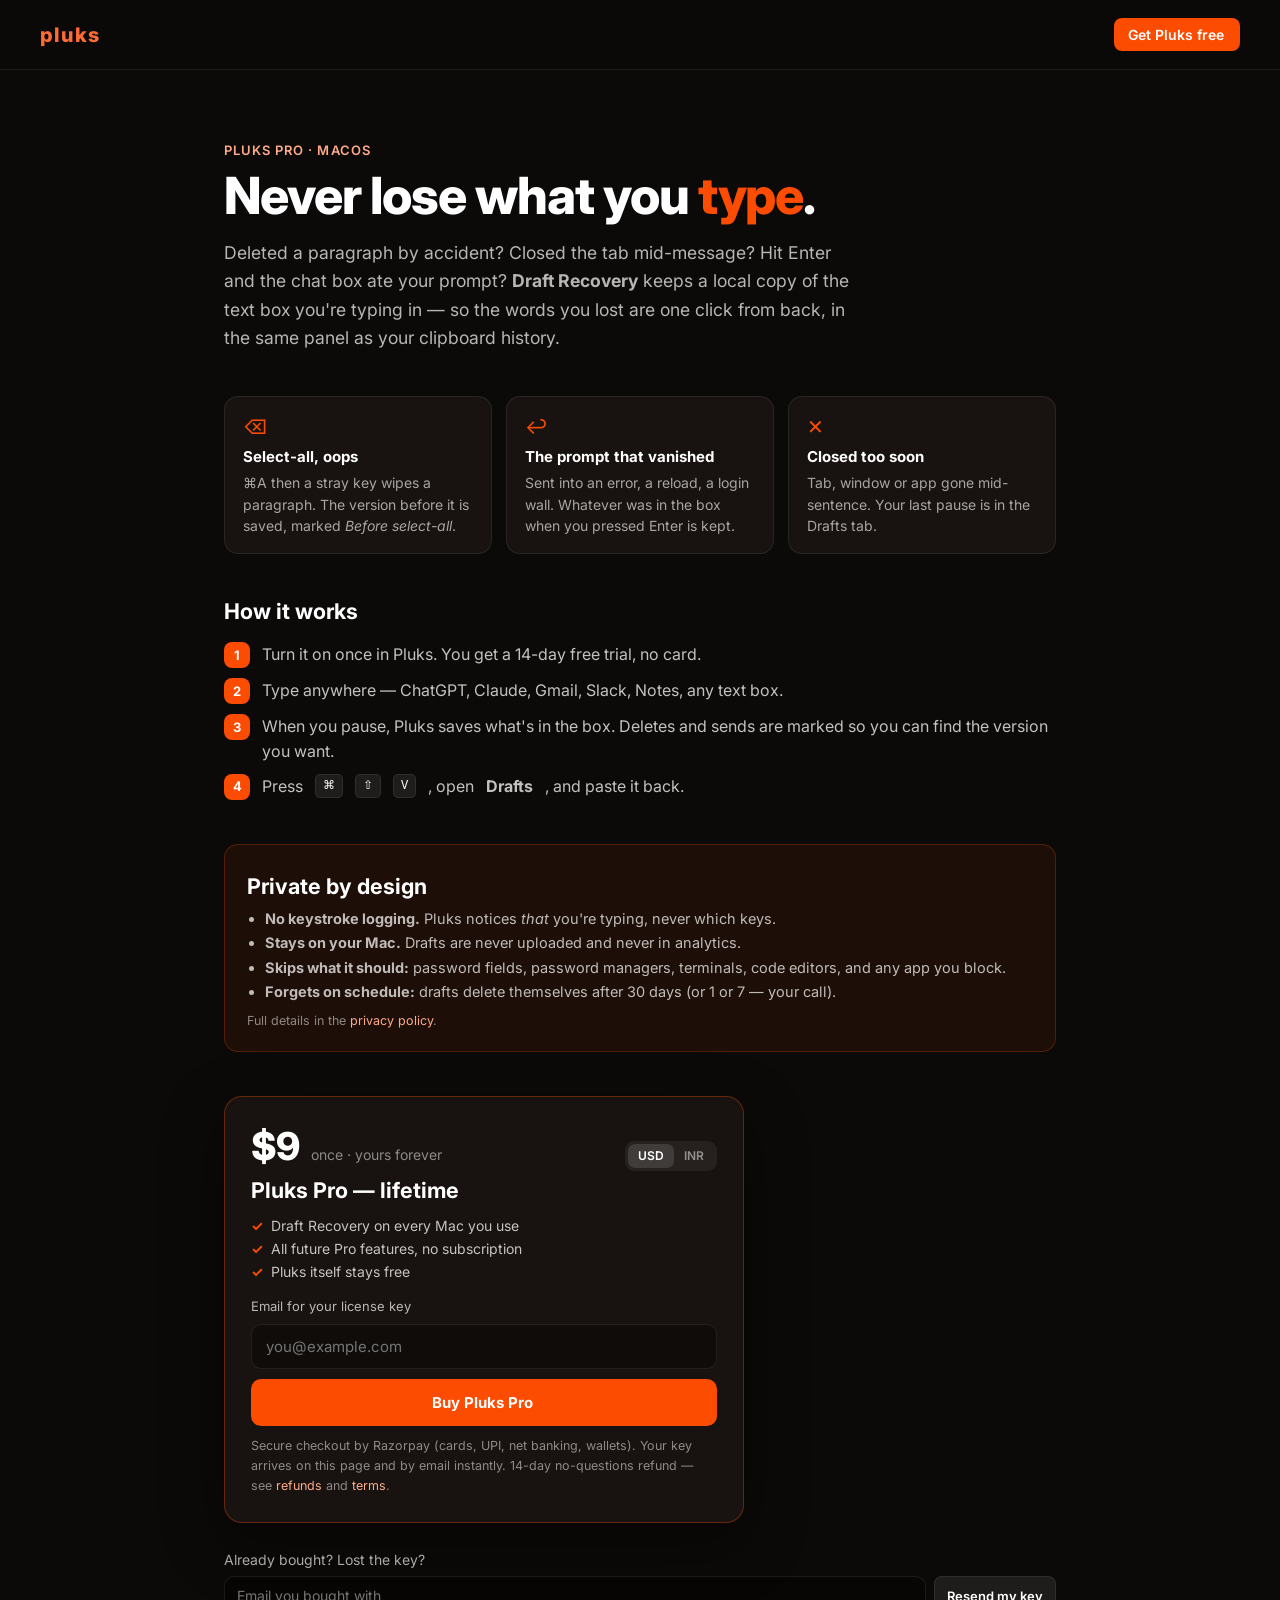
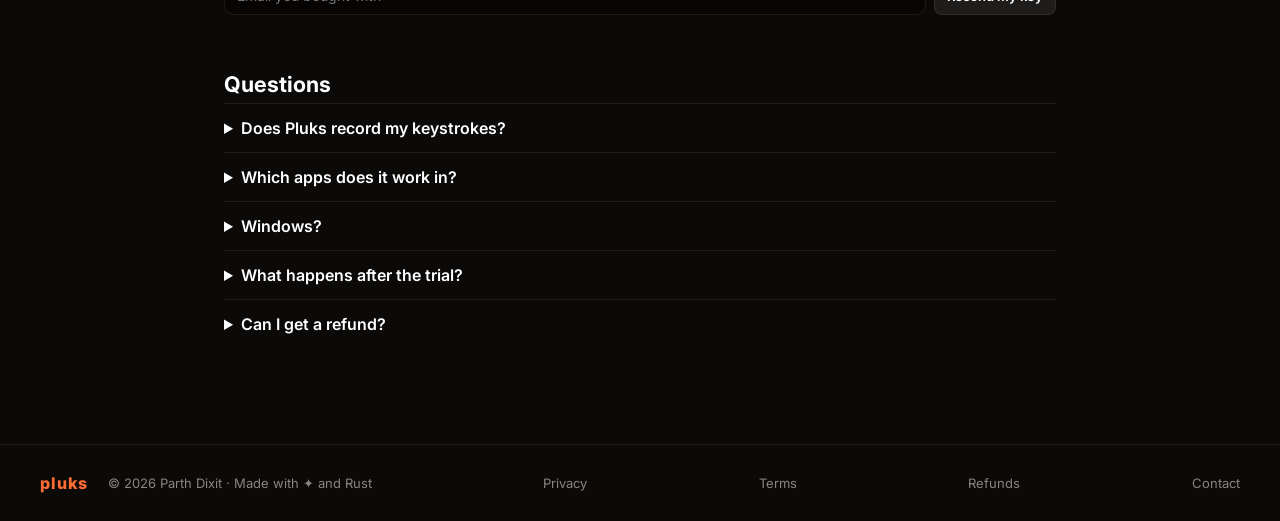
<file: pro/index.html>
<!DOCTYPE html>
<html lang="en">
<head>
  <meta charset="UTF-8"/>
  <meta name="viewport" content="width=device-width, initial-scale=1.0"/>
  <title>Pluks Pro — never lose what you type</title>
  <meta name="description" content="Pluks Pro adds Draft Recovery: a local copy of the text box you're typing in, so a mis-delete, a closed tab or a swallowed chat prompt is one click from back. One payment, yours forever.">
  <link rel="canonical" href="https://pluks.app/pro/">

  <meta property="og:type" content="website">
  <meta property="og:site_name" content="Pluks">
  <meta property="og:title" content="Pluks Pro — never lose what you type">
  <meta property="og:description" content="Draft Recovery for macOS: get back the paragraph you deleted, the message you closed, the prompt the chat box ate. Local only. One-time purchase.">
  <meta property="og:url" content="https://pluks.app/pro/">
  <meta property="og:image" content="https://pluks.app/og-card.png?v=3">
  <meta name="twitter:card" content="summary_large_image">

  <link rel="preconnect" href="https://fonts.googleapis.com">
  <link href="https://fonts.googleapis.com/css2?family=Inter:wght@400;500;600;700;800&display=swap" rel="stylesheet">
  <link rel="stylesheet" href="../style.css"/>
  <style>
    .pro-wrap { max-width: 880px; margin: 0 auto; padding: 72px 24px 96px; }
    .pro-kicker { color: var(--accent-3); font-size: 13px; font-weight: 600; letter-spacing: .08em; text-transform: uppercase; }
    .pro-title { font-size: clamp(2rem, 5vw, 3.2rem); font-weight: 800; line-height: 1.08; margin: 10px 0 16px; letter-spacing: -0.02em; }
    .pro-title em { font-style: normal; color: var(--accent); }
    .pro-lede { color: rgba(255,255,255,.7); font-size: 1.1rem; line-height: 1.6; max-width: 640px; }
    .pro-grid { display: grid; grid-template-columns: repeat(auto-fit, minmax(230px, 1fr)); gap: 14px; margin: 44px 0; }
    .pro-tile { background: var(--surface); border: 1px solid var(--border); border-radius: 14px; padding: 18px 18px 16px; }
    .pro-tile h3 { font-size: 15px; margin: 8px 0 6px; }
    .pro-tile p { color: rgba(255,255,255,.62); font-size: 14px; line-height: 1.55; }
    .pro-tile .ico { font-size: 20px; color: var(--accent); }
    .pro-steps { counter-reset: s; list-style: none; padding: 0; display: grid; gap: 10px; margin: 18px 0 44px; }
    .pro-steps li { counter-increment: s; display: flex; gap: 12px; align-items: flex-start; color: rgba(255,255,255,.75); line-height: 1.55; }
    .pro-steps li::before { content: counter(s); flex: 0 0 26px; height: 26px; border-radius: 8px; background: var(--accent); color: #fff; font-weight: 700; font-size: 13px; display: grid; place-items: center; }
    .pro-h2 { font-size: 1.35rem; font-weight: 700; margin: 8px 0 6px; }
    .pro-privacy { background: rgba(252,76,2,.07); border: 1px solid rgba(252,76,2,.25); border-radius: 14px; padding: 20px 22px; margin: 0 0 44px; }
    .pro-privacy ul { padding-left: 18px; margin-top: 8px; }
    .pro-privacy li { color: rgba(255,255,255,.72); line-height: 1.7; font-size: 14.5px; }
    .buy-card { background: var(--surface); border: 1px solid rgba(252,76,2,.35); border-radius: 18px; padding: 26px; max-width: 520px; box-shadow: 0 20px 60px rgba(0,0,0,.45); }
    .buy-price { display: flex; align-items: baseline; gap: 12px; flex-wrap: wrap; }
    .buy-amount { font-size: 2.4rem; font-weight: 800; letter-spacing: -0.02em; }
    .buy-once { color: var(--muted); font-size: 14px; }
    .cur-toggle { display: inline-flex; background: rgba(255,255,255,.06); border-radius: 9px; padding: 3px; margin-left: auto; }
    .cur-toggle button { background: none; border: 0; color: var(--muted); font: 600 12px/1 Inter, sans-serif; padding: 6px 10px; border-radius: 7px; cursor: pointer; }
    .cur-toggle button[aria-pressed="true"] { background: rgba(255,255,255,.12); color: #fff; }
    .buy-list { list-style: none; padding: 0; margin: 14px 0 18px; display: grid; gap: 6px; }
    .buy-list li { color: rgba(255,255,255,.75); font-size: 14px; }
    .buy-list li::before { content: "✓"; color: var(--accent); font-weight: 700; margin-right: 8px; }
    .buy-form { display: grid; gap: 10px; }
    .buy-form label { font-size: 13px; color: rgba(255,255,255,.7); }
    .buy-input { width: 100%; background: rgba(0,0,0,.35); border: 1px solid var(--border); border-radius: 10px; color: #fff; font: 400 15px Inter, sans-serif; padding: 12px 14px; outline: none; }
    .buy-input:focus { border-color: var(--accent); }
    .buy-btn { border: 0; cursor: pointer; justify-content: center; font-family: inherit; }
    .buy-btn[disabled] { opacity: .6; cursor: default; transform: none; }
    .buy-fine { color: var(--muted); font-size: 12.5px; line-height: 1.6; margin-top: 10px; }
    .buy-fine a { color: var(--accent-3); }
    .buy-error { color: #FCA5A5; font-size: 13.5px; }
    .buy-success h3 { font-size: 1.3rem; margin-bottom: 8px; }
    .buy-success p { color: rgba(255,255,255,.72); line-height: 1.6; font-size: 14.5px; }
    .license-box { margin: 14px 0; padding: 12px 14px; background: rgba(0,0,0,.35); border: 1px solid var(--border); border-radius: 10px; font: 12.5px/1.5 ui-monospace, Menlo, monospace; word-break: break-all; color: #fff; }
    .copy-btn { background: rgba(255,255,255,.08); color: #fff; border: 1px solid var(--border); border-radius: 8px; padding: 8px 12px; font: 600 13px Inter, sans-serif; cursor: pointer; }
    .resend { margin-top: 28px; color: rgba(255,255,255,.65); font-size: 14px; }
    .resend form { display: flex; gap: 8px; margin-top: 8px; flex-wrap: wrap; }
    .resend .buy-input { flex: 1; min-width: 200px; padding: 10px 12px; font-size: 14px; }
    .pro-faq details { border-top: 1px solid var(--border); padding: 14px 0; }
    .pro-faq summary { cursor: pointer; font-weight: 600; }
    .pro-faq p { color: rgba(255,255,255,.66); line-height: 1.65; margin-top: 8px; font-size: 14.5px; }
    .pro-section { margin: 56px 0 0; }
    [hidden] { display: none !important; }
  </style>
</head>
<body>
<nav class="nav">
  <a class="nav-brand" href="/" style="text-decoration:none;">pluks</a>
  <a class="nav-cta" href="/">Get Pluks free</a>
</nav>

<main class="pro-wrap">
  <p class="pro-kicker">Pluks Pro · macOS</p>
  <h1 class="pro-title">Never lose what you <em>type</em>.</h1>
  <p class="pro-lede">
    Deleted a paragraph by accident? Closed the tab mid-message? Hit Enter and the chat
    box ate your prompt? <strong>Draft Recovery</strong> keeps a local copy of the text box
    you're typing in — so the words you lost are one click from back, in the same panel
    as your clipboard history.
  </p>

  <div class="pro-grid" aria-label="What Draft Recovery catches">
    <div class="pro-tile"><div class="ico" aria-hidden="true">⌫</div><h3>Select-all, oops</h3><p>⌘A then a stray key wipes a paragraph. The version before it is saved, marked <em>Before select-all</em>.</p></div>
    <div class="pro-tile"><div class="ico" aria-hidden="true">↩</div><h3>The prompt that vanished</h3><p>Sent into an error, a reload, a login wall. Whatever was in the box when you pressed Enter is kept.</p></div>
    <div class="pro-tile"><div class="ico" aria-hidden="true">✕</div><h3>Closed too soon</h3><p>Tab, window or app gone mid-sentence. Your last pause is in the Drafts tab.</p></div>
  </div>

  <h2 class="pro-h2">How it works</h2>
  <ol class="pro-steps">
    <li>Turn it on once in Pluks. You get a 14-day free trial, no card.</li>
    <li>Type anywhere — ChatGPT, Claude, Gmail, Slack, Notes, any text box.</li>
    <li>When you pause, Pluks saves what's in the box. Deletes and sends are marked so you can find the version you want.</li>
    <li>Press <kbd>⌘</kbd><kbd>⇧</kbd><kbd>V</kbd>, open <strong>Drafts</strong>, and paste it back.</li>
  </ol>

  <div class="pro-privacy">
    <h2 class="pro-h2">Private by design</h2>
    <ul>
      <li><strong>No keystroke logging.</strong> Pluks notices <em>that</em> you're typing, never which keys.</li>
      <li><strong>Stays on your Mac.</strong> Drafts are never uploaded and never in analytics.</li>
      <li><strong>Skips what it should:</strong> password fields, password managers, terminals, code editors, and any app you block.</li>
      <li><strong>Forgets on schedule:</strong> drafts delete themselves after 30 days (or 1 or 7 — your call).</li>
    </ul>
    <p class="buy-fine" style="margin-top:6px">Full details in the <a href="../privacy.html">privacy policy</a>.</p>
  </div>

  <section class="buy-card" id="buy" aria-labelledby="buy-title">
    <div id="buy-form-wrap">
      <div class="buy-price">
        <span class="buy-amount" id="buy-amount" aria-live="polite">$9</span>
        <span class="buy-once">once · yours forever</span>
        <div class="cur-toggle" role="group" aria-label="Currency">
          <button type="button" data-cur="USD" aria-pressed="true">USD</button>
          <button type="button" data-cur="INR" aria-pressed="false">INR</button>
        </div>
      </div>
      <h2 class="pro-h2" id="buy-title" style="margin-top:6px">Pluks Pro — lifetime</h2>
      <ul class="buy-list">
        <li>Draft Recovery on every Mac you use</li>
        <li>All future Pro features, no subscription</li>
        <li>Pluks itself stays free</li>
      </ul>
      <form class="buy-form" id="buy-form" novalidate>
        <label for="buy-email">Email for your license key</label>
        <input class="buy-input" id="buy-email" type="email" autocomplete="email" placeholder="you@example.com" required>
        <button class="btn-primary buy-btn" id="buy-btn" type="submit">Buy Pluks Pro</button>
        <p class="buy-error" id="buy-error" role="alert" hidden></p>
      </form>
      <p class="buy-fine" id="buy-from-app" hidden>You started from the Pluks app — it will switch to Pro by itself once you've paid.</p>
      <p class="buy-fine">
        Secure checkout by Razorpay (cards, UPI, net banking, wallets). Your key arrives on this page and by email instantly.
        14-day no-questions refund — see <a href="../refund.html">refunds</a> and <a href="../terms.html">terms</a>.
      </p>
    </div>

    <div class="buy-success" id="buy-success" hidden>
      <h3>✦ You're Pro. Thank you!</h3>
      <p id="success-app" hidden>Pluks has picked up your license — head back to the app, Draft Recovery is unlocked.</p>
      <p>Your license key (also sent to <strong id="success-email"></strong>):</p>
      <div class="license-box" id="license-box"></div>
      <button type="button" class="copy-btn" id="copy-btn">Copy key</button>
      <p class="buy-fine">To use it on another Mac: Pluks → Preferences → Draft Recovery → License → paste → Activate.</p>
    </div>
  </section>

  <div class="resend" id="resend">
    Already bought? Lost the key?
    <form id="resend-form" novalidate>
      <input class="buy-input" id="resend-email" type="email" autocomplete="email" placeholder="Email you bought with" aria-label="Email you bought with">
      <button class="copy-btn" type="submit">Resend my key</button>
    </form>
    <p class="buy-fine" id="resend-done" role="status" hidden>If that address bought Pluks Pro, the key is on its way.</p>
  </div>

  <section class="pro-section pro-faq" aria-label="Questions">
    <h2 class="pro-h2">Questions</h2>
    <details><summary>Does Pluks record my keystrokes?</summary>
      <p>No. The keyboard listener Pluks already uses for select-to-copy only learns that <em>a</em> key was pressed and which kind (typing, delete, enter). After you pause, Pluks reads the text box once through macOS Accessibility — the same way a screen reader would — and saves it on your Mac.</p></details>
    <details><summary>Which apps does it work in?</summary>
      <p>Anything with a standard macOS text field or text area: Safari, Chrome, Arc, Edge and Brave (including ChatGPT, Claude and Gmail), Slack, Discord, Notion, Notes, Mail, Messages and more. Rich text comes back as plain text. Google Docs is not covered — it draws on a canvas and autosaves anyway.</p></details>
    <details><summary>Windows?</summary>
      <p>Draft Recovery is macOS-only for now; Windows support is being built. A lifetime license will cover it when it ships.</p></details>
    <details><summary>What happens after the trial?</summary>
      <p>New drafts stop being saved. Everything already saved stays readable until it expires — we never hold your text hostage.</p></details>
    <details><summary>Can I get a refund?</summary>
      <p>Yes — within 14 days, no questions. Reply to your license email. See <a href="../refund.html" style="color:var(--accent-3)">refunds</a>.</p></details>
  </section>
</main>

<footer class="footer">
  <span class="footer-brand">pluks</span>
  <span class="footer-copy">© 2026 Parth Dixit · Made with ✦ and Rust</span>
  <a class="footer-link" href="../privacy.html">Privacy</a>
  <a class="footer-link" href="../terms.html">Terms</a>
  <a class="footer-link" href="../refund.html">Refunds</a>
  <a class="footer-link" href="mailto:parth.dixit@alumni.iitd.ac.in">Contact</a>
</footer>
<script src="pro.js"></script>
</body>
</html>
</file>
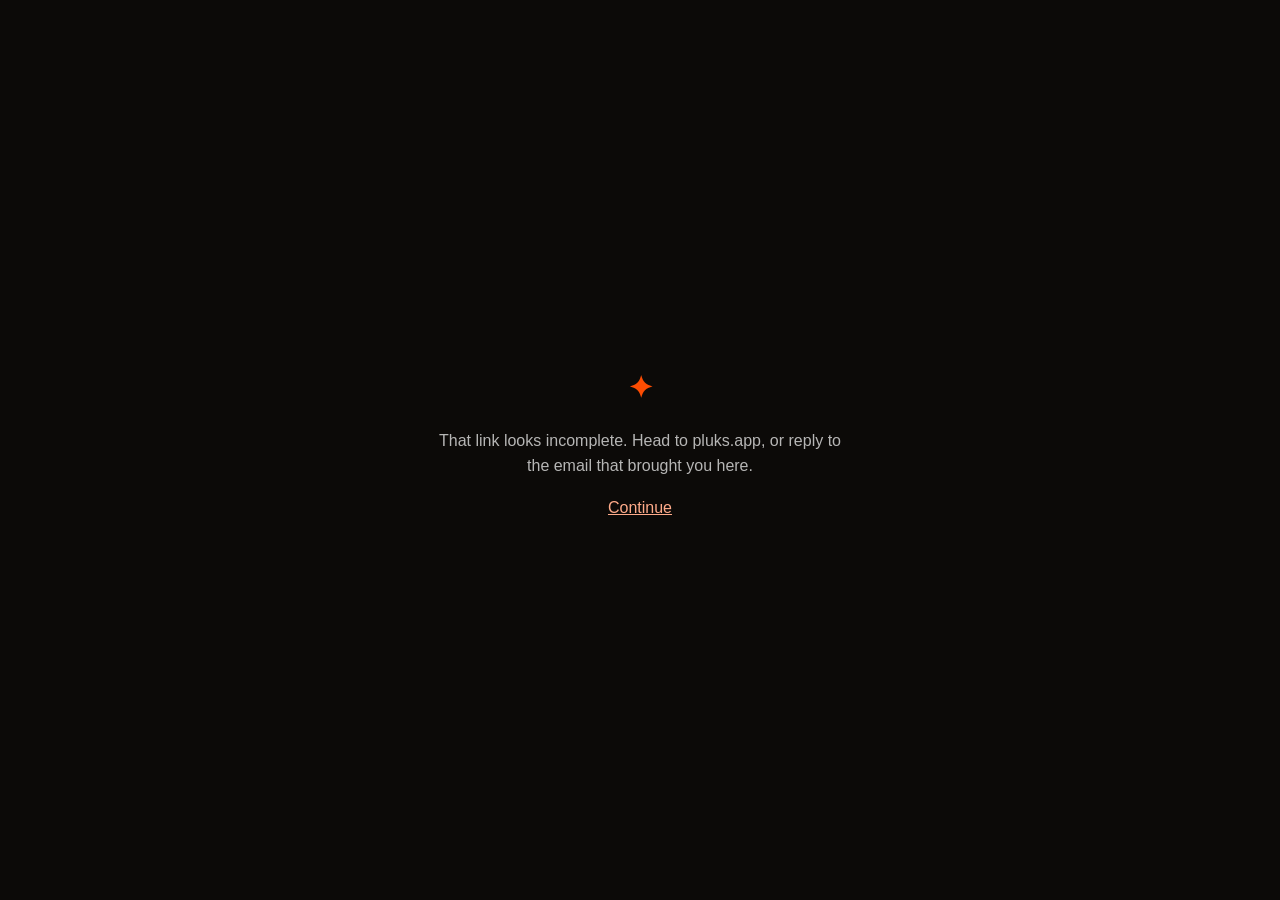
<file: r/index.html>
<!doctype html>
<html lang="en">
<head>
<meta charset="utf-8">
<meta name="viewport" content="width=device-width,initial-scale=1">
<meta name="robots" content="noindex,nofollow">
<title>Pluks</title>
<!--
  Short, branded forwarder for the links in the Pluks lifecycle emails.

  Why this exists: the Apps Script /exec URL is 136 characters and contains
  '='. Both are hostile to the plain-text part of an email — '=' collides with
  quoted-printable's '=XX' escape and anything past 76 columns gets a soft line
  break jammed into the middle of it. That combination broke the unsubscribe
  link in a real send. This page keeps the visible link short and on our own
  domain instead.

  The action rides in the FRAGMENT (…/r/#rate/<lead_id>/<1-5>) rather than a
  query string, because a query string would reintroduce the '=' this exists to
  avoid. Fragments never reach a server, so the forwarding happens here in JS.

  Note: the List-Unsubscribe header still points straight at the Apps Script
  URL. RFC 8058 one-click is a server-to-server POST — no browser, no JS, and
  the fragment would not even be transmitted.
-->
<style>
  :root { color-scheme: dark; }
  body {
    margin: 0; min-height: 100vh; display: flex; align-items: center;
    justify-content: center; background: #0C0A08; color: #fff; padding: 24px;
    font: 400 16px/1.6 -apple-system, BlinkMacSystemFont, "Segoe UI", Roboto, Helvetica, Arial, sans-serif;
    box-sizing: border-box; text-align: center;
  }
  .card { max-width: 420px; }
  .mark { font-size: 30px; color: #FC4C02; font-weight: 800; }
  p { color: rgba(255,255,255,.7); }
  a { color: #FFAB8A; }
</style>
</head>
<body>
<div class="card">
  <div class="mark">&#10022;</div>
  <p id="msg">Taking you to Pluks&hellip;</p>
  <p><a id="manual" href="https://pluks.app">Continue</a></p>
</div>
<script>
(function () {
  "use strict";

  // Must match WEBAPP_URL in scripts/leads-apps-script.gs.
  var EXEC = "https://script.google.com/macros/s/AKfycbzqtzRpJGWvZkKyjLfvd8LGX1zgYWuLbuUfzAAIX__fBSCYMfJR33FH9_a_wIMhMPwBlQ/exec";
  var SITE = "https://pluks.app";

  var manual = document.getElementById("manual");
  var msg = document.getElementById("msg");

  // #rate/<lead_id>/<1-5>  |  #unsub/<lead_id>
  var parts = (location.hash || "").replace(/^#/, "").split("/").filter(Boolean);
  var action = parts[0];
  var leadId = parts[1] || "";
  var rating = parts[2] || "";

  var ok =
    (action === "unsub" && leadId) ||
    (action === "rate" && leadId && /^[1-5]$/.test(rating));

  if (!ok) {
    msg.textContent = "That link looks incomplete. Head to pluks.app, or reply to the email that brought you here.";
    manual.href = SITE;
    return;
  }

  // Rebuild the path-style Apps Script URL. encodeURIComponent keeps a
  // malformed id from escaping the path segment.
  var target = EXEC + "/" + action + "/" + encodeURIComponent(leadId) +
               (action === "rate" ? "/" + rating : "");

  manual.href = target;
  manual.textContent = "Continue";
  location.replace(target);
})();
</script>
</body>
</html>
</file>
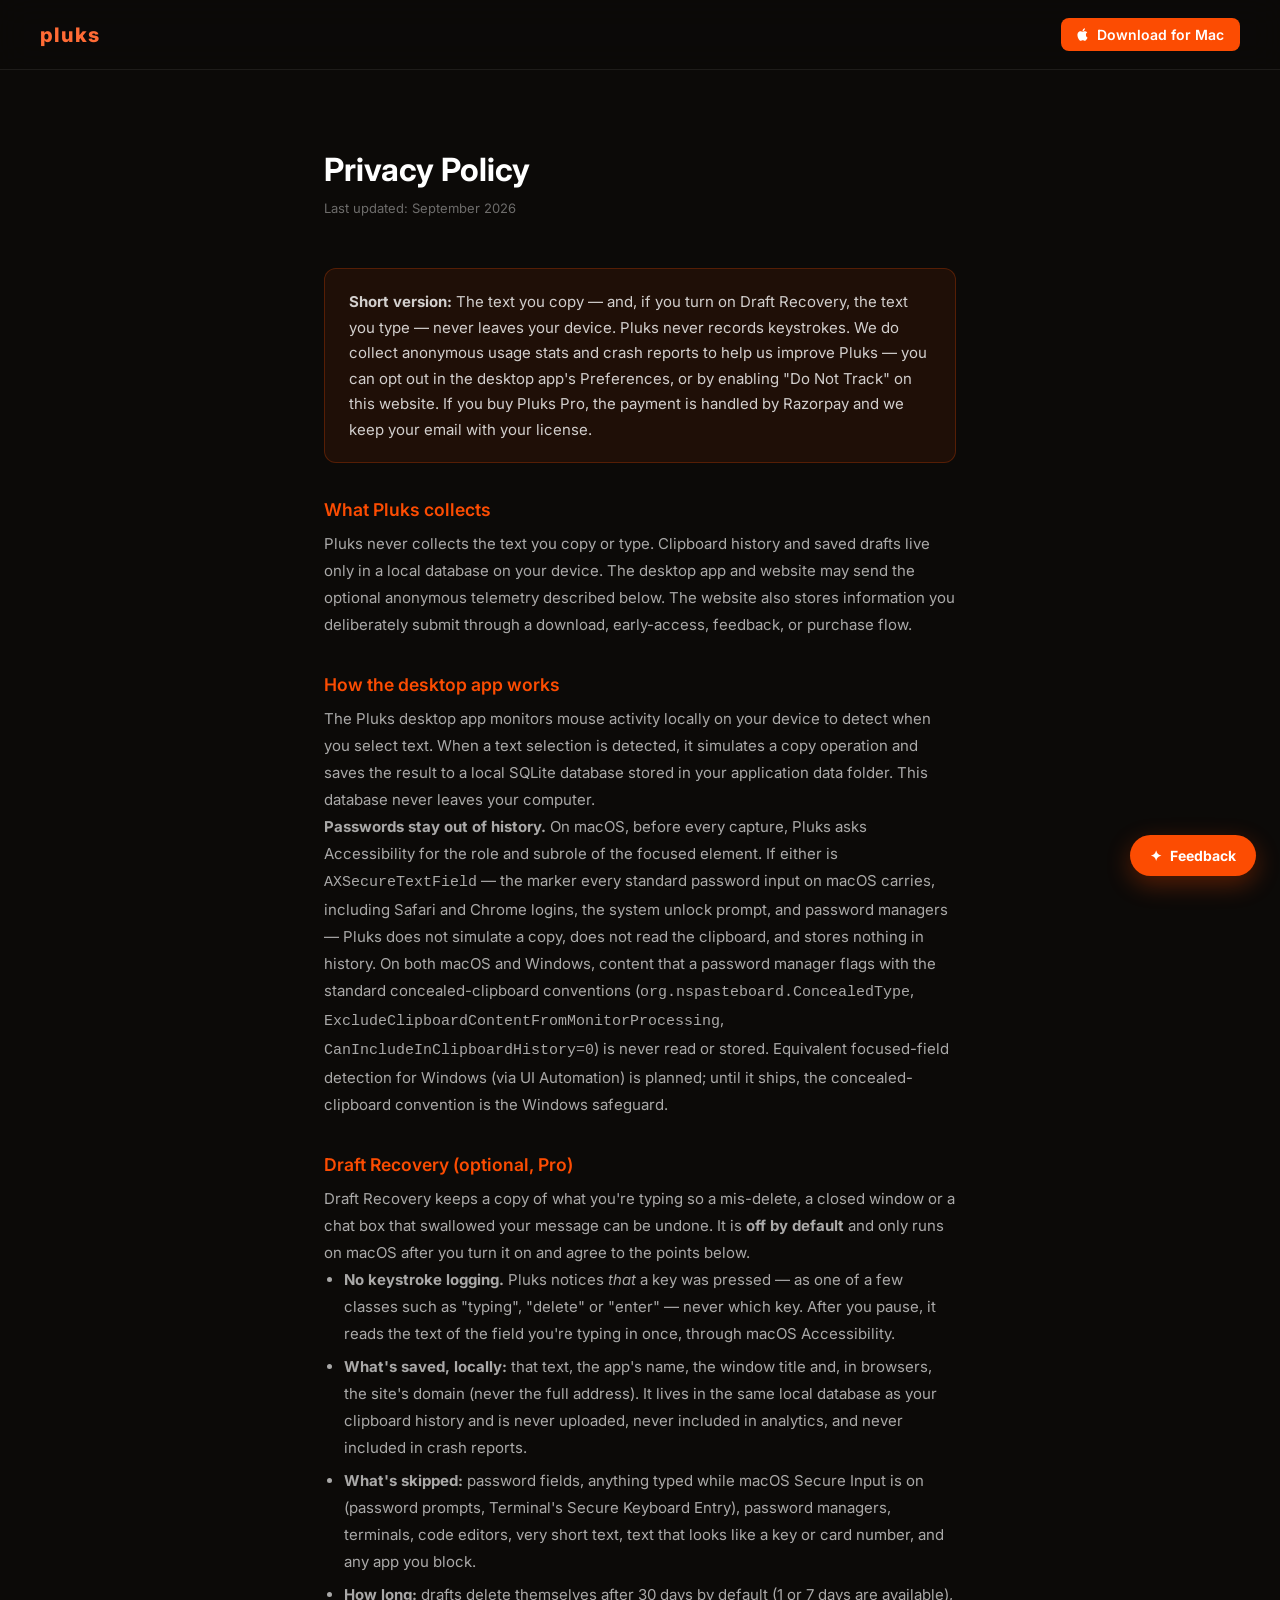
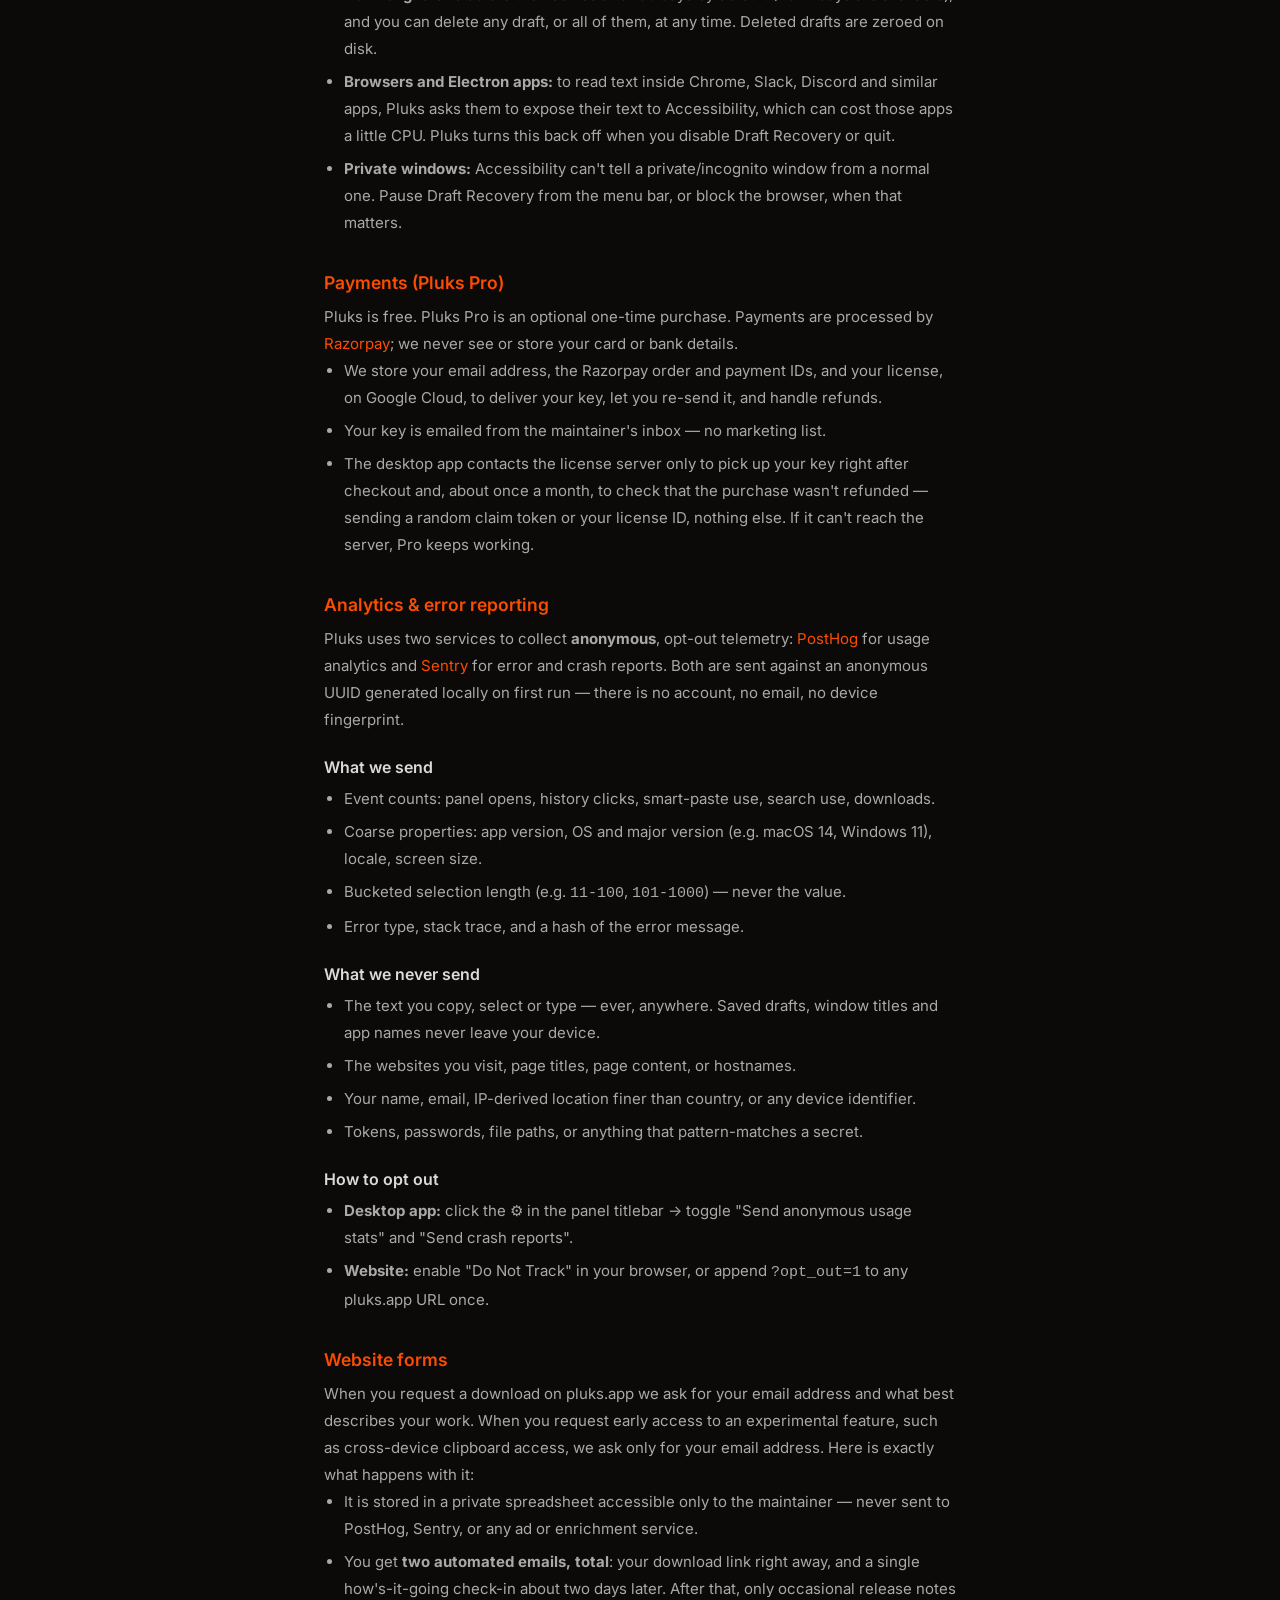
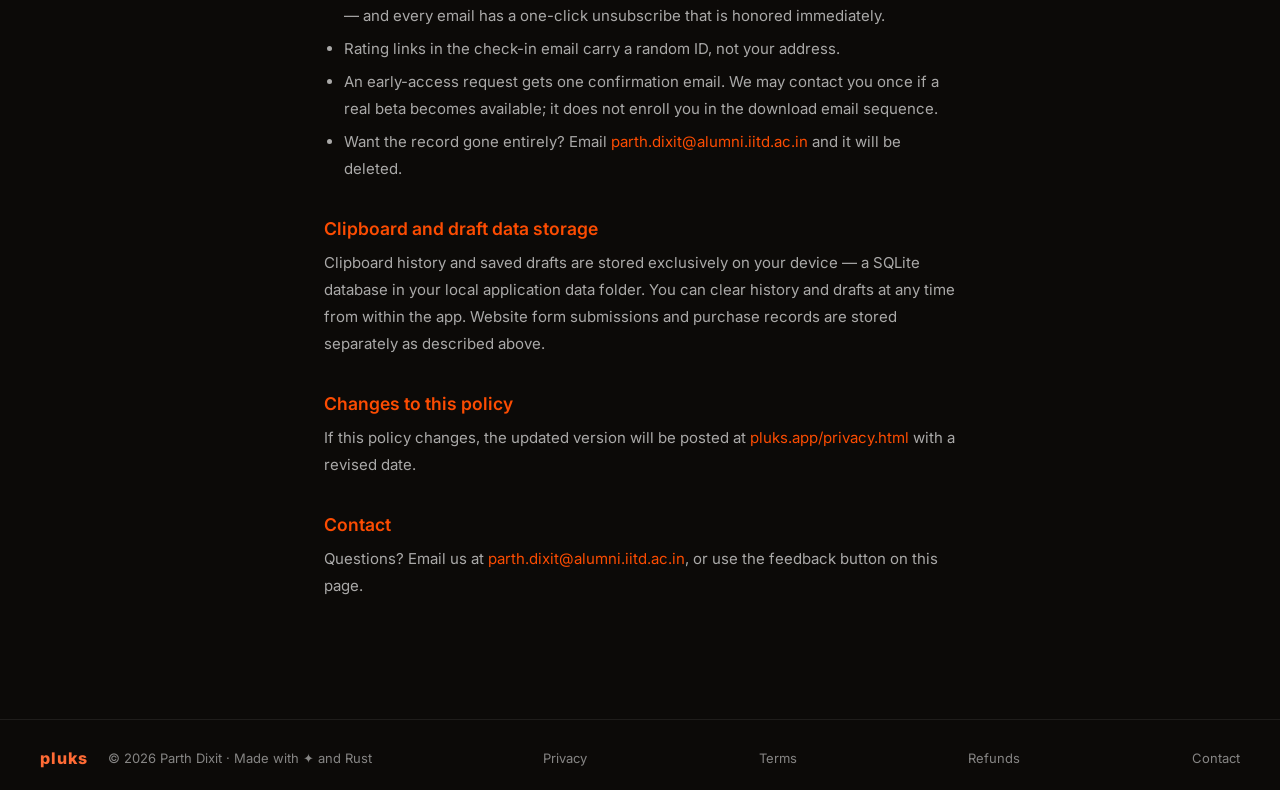
<file: privacy.html>
<!DOCTYPE html>
<html lang="en">
<head>
  <meta charset="UTF-8"/>
  <meta name="viewport" content="width=device-width, initial-scale=1.0"/>
  <title>Privacy Policy — Pluks</title>
  <meta name="description" content="How Pluks keeps clipboard content local and handles optional telemetry and website form submissions.">
  <link rel="canonical" href="https://pluks.app/privacy.html">

  <!-- Social cards -->
  <meta property="og:type" content="website">
  <meta property="og:site_name" content="Pluks">
  <meta property="og:title" content="Privacy Policy — Pluks">
  <meta property="og:description" content="How Pluks keeps clipboard content local and handles optional telemetry and website form submissions.">
  <meta property="og:url" content="https://pluks.app/privacy.html">
  <meta property="og:image" content="https://pluks.app/og-card.png?v=3">
  <meta property="og:image:width" content="1200">
  <meta property="og:image:height" content="630">
  <meta property="og:image:alt" content="Select text. It's already copied. Free · Mac, Windows, Linux">
  <meta name="twitter:card" content="summary_large_image">
  <meta name="twitter:title" content="Privacy Policy — Pluks">
  <meta name="twitter:description" content="How Pluks keeps clipboard content local and handles optional telemetry and website form submissions.">
  <meta name="twitter:image" content="https://pluks.app/og-card.png?v=3">

  <link rel="preconnect" href="https://fonts.googleapis.com">
  <link href="https://fonts.googleapis.com/css2?family=Inter:wght@400;500;600;700&display=swap" rel="stylesheet">
  <link rel="stylesheet" href="style.css"/>
  <!-- Sentry browser SDK (PostHog ingest is hand-rolled in analytics.js) -->
  <script src="https://browser.sentry-cdn.com/7.119.0/bundle.min.js" crossorigin="anonymous"></script>
  <style>
    .privacy-wrap {
      max-width: 680px;
      margin: 0 auto;
      padding: 80px 24px 120px;
    }
    .privacy-wrap h1 { font-size: 2rem; font-weight: 700; margin-bottom: 8px; }
    .privacy-wrap .updated { color: rgba(255,255,255,0.4); font-size: 13px; margin-bottom: 48px; }
    .privacy-wrap h2 { font-size: 1.1rem; font-weight: 600; margin: 36px 0 10px; color: #FC4C02; }
    .privacy-wrap p, .privacy-wrap li { color: rgba(255,255,255,0.65); line-height: 1.8; font-size: 15px; }
    .privacy-wrap ul { padding-left: 20px; }
    .privacy-wrap li { margin-bottom: 6px; }
    .privacy-wrap a { color: #FC4C02; text-decoration: none; }
    .privacy-wrap a:hover { text-decoration: underline; }
    .highlight-box {
      background: rgba(252,76,2,0.08);
      border: 1px solid rgba(252,76,2,0.25);
      border-radius: 12px;
      padding: 20px 24px;
      margin: 32px 0;
      color: rgba(255,255,255,0.8) !important;
      font-size: 15px;
      line-height: 1.7;
    }
  </style>
</head>
<body>
<nav class="nav">
  <a class="nav-brand" href="/" style="text-decoration:none;">pluks</a>
  <a class="nav-cta" href="/">
    <svg class="apple-icon" viewBox="0 0 24 24" fill="currentColor" aria-hidden="true" focusable="false">
      <path d="M18.71 19.5c-.83 1.24-1.71 2.45-3.05 2.47-1.34.03-1.77-.79-3.29-.79-1.53 0-2 .77-3.27.82-1.31.05-2.3-1.32-3.14-2.53C4.25 17 2.94 12.45 4.7 9.39c.87-1.52 2.43-2.48 4.12-2.51 1.28-.02 2.5.87 3.29.87.78 0 2.26-1.07 3.81-.91.65.03 2.47.26 3.64 1.98-.09.06-2.17 1.28-2.15 3.81.03 3.02 2.65 4.03 2.68 4.04-.03.07-.42 1.44-1.38 2.83M13 3.5c.73-.83 1.94-1.46 2.94-1.5.13 1.17-.34 2.35-1.04 3.19-.69.85-1.83 1.51-2.95 1.42-.15-1.15.41-2.35 1.05-3.11z"/>
    </svg>
    Download for Mac
  </a>
</nav>

<div class="privacy-wrap">
  <h1>Privacy Policy</h1>
  <p class="updated">Last updated: September 2026</p>

  <div class="highlight-box">
    <strong>Short version:</strong> The text you copy — and, if you turn on Draft
    Recovery, the text you type — never leaves your device. Pluks never records
    keystrokes. We do collect anonymous usage stats and crash reports to help us
    improve Pluks — you can opt out in the desktop app's Preferences, or by enabling
    "Do Not Track" on this website. If you buy Pluks Pro, the payment is handled by
    Razorpay and we keep your email with your license.
  </div>

  <h2>What Pluks collects</h2>
  <p>Pluks never collects the text you copy or type. Clipboard history and saved
  drafts live only in a local database on your device. The desktop app and website
  may send the optional anonymous telemetry described below. The website also stores
  information you deliberately submit through a download, early-access, feedback,
  or purchase flow.</p>

  <h2>How the desktop app works</h2>
  <p>The Pluks desktop app monitors mouse activity locally on your device to detect when
  you select text. When a text selection is detected, it simulates a copy operation and
  saves the result to a local SQLite database stored in your application data folder.
  This database never leaves your computer.</p>
  <p><strong>Passwords stay out of history.</strong> On macOS, before every
  capture, Pluks asks Accessibility for the role and subrole of the focused
  element. If either is <code>AXSecureTextField</code> — the marker every
  standard password input on macOS carries, including Safari and Chrome
  logins, the system unlock prompt, and password managers — Pluks does not
  simulate a copy, does not read the clipboard, and stores nothing in
  history. On both macOS and Windows, content
  that a password manager flags with the standard concealed-clipboard
  conventions (<code>org.nspasteboard.ConcealedType</code>,
  <code>ExcludeClipboardContentFromMonitorProcessing</code>,
  <code>CanIncludeInClipboardHistory=0</code>) is never read or stored.
  Equivalent focused-field detection for Windows (via UI&nbsp;Automation) is
  planned; until it ships, the concealed-clipboard convention is the Windows
  safeguard.</p>

  <h2>Draft Recovery (optional, Pro)</h2>
  <p>Draft Recovery keeps a copy of what you're typing so a mis-delete, a closed
  window or a chat box that swallowed your message can be undone. It is <strong>off
  by default</strong> and only runs on macOS after you turn it on and agree to the
  points below.</p>
  <ul>
    <li><strong>No keystroke logging.</strong> Pluks notices <em>that</em> a key was
    pressed — as one of a few classes such as "typing", "delete" or "enter" — never
    which key. After you pause, it reads the text of the field you're typing in once,
    through macOS Accessibility.</li>
    <li><strong>What's saved, locally:</strong> that text, the app's name, the window
    title and, in browsers, the site's domain (never the full address). It lives in
    the same local database as your clipboard history and is never uploaded, never
    included in analytics, and never included in crash reports.</li>
    <li><strong>What's skipped:</strong> password fields, anything typed while macOS
    Secure Input is on (password prompts, Terminal's Secure Keyboard Entry), password
    managers, terminals, code editors, very short text, text that looks like a key or
    card number, and any app you block.</li>
    <li><strong>How long:</strong> drafts delete themselves after 30 days by default
    (1 or 7 days are available), and you can delete any draft, or all of them, at any
    time. Deleted drafts are zeroed on disk.</li>
    <li><strong>Browsers and Electron apps:</strong> to read text inside Chrome, Slack,
    Discord and similar apps, Pluks asks them to expose their text to Accessibility,
    which can cost those apps a little CPU. Pluks turns this back off when you disable
    Draft Recovery or quit.</li>
    <li><strong>Private windows:</strong> Accessibility can't tell a private/incognito
    window from a normal one. Pause Draft Recovery from the menu bar, or block the
    browser, when that matters.</li>
  </ul>

  <h2>Payments (Pluks Pro)</h2>
  <p>Pluks is free. Pluks Pro is an optional one-time purchase. Payments are processed
  by <a href="https://razorpay.com/privacy/" target="_blank" rel="noopener">Razorpay</a>;
  we never see or store your card or bank details.</p>
  <ul>
    <li>We store your email address, the Razorpay order and payment IDs, and your
    license, on Google Cloud, to deliver your key, let you re-send it, and handle
    refunds.</li>
    <li>Your key is emailed from the maintainer's inbox — no marketing list.</li>
    <li>The desktop app contacts the license server only to pick up your key right after
    checkout and, about once a month, to check that the purchase wasn't refunded —
    sending a random claim token or your license ID, nothing else. If it can't reach
    the server, Pro keeps working.</li>
  </ul>

  <h2>Analytics &amp; error reporting</h2>
  <p>Pluks uses two services to collect <strong>anonymous</strong>, opt-out telemetry:
  <a href="https://posthog.com" target="_blank" rel="noopener">PostHog</a> for usage
  analytics and <a href="https://sentry.io" target="_blank" rel="noopener">Sentry</a>
  for error and crash reports. Both are sent against an anonymous UUID generated
  locally on first run — there is no account, no email, no device fingerprint.</p>

  <h3 style="font-size:1rem;font-weight:600;margin:24px 0 8px;color:rgba(255,255,255,0.85);">What we send</h3>
  <ul>
    <li>Event counts: panel opens, history clicks, smart-paste use, search use, downloads.</li>
    <li>Coarse properties: app version, OS and major version (e.g. macOS 14, Windows 11), locale, screen size.</li>
    <li>Bucketed selection length (e.g. <code>11-100</code>, <code>101-1000</code>) — never the value.</li>
    <li>Error type, stack trace, and a hash of the error message.</li>
  </ul>

  <h3 style="font-size:1rem;font-weight:600;margin:24px 0 8px;color:rgba(255,255,255,0.85);">What we never send</h3>
  <ul>
    <li>The text you copy, select or type — ever, anywhere. Saved drafts, window titles
    and app names never leave your device.</li>
    <li>The websites you visit, page titles, page content, or hostnames.</li>
    <li>Your name, email, IP-derived location finer than country, or any device identifier.</li>
    <li>Tokens, passwords, file paths, or anything that pattern-matches a secret.</li>
  </ul>

  <h3 style="font-size:1rem;font-weight:600;margin:24px 0 8px;color:rgba(255,255,255,0.85);">How to opt out</h3>
  <ul>
    <li><strong>Desktop app:</strong> click the ⚙ in the panel titlebar → toggle "Send anonymous usage stats" and "Send crash reports".</li>
    <li><strong>Website:</strong> enable "Do Not Track" in your browser, or append <code>?opt_out=1</code> to any pluks.app URL once.</li>
  </ul>

  <h2>Website forms</h2>
  <p>When you request a download on pluks.app we ask for your email address and what
  best describes your work. When you request early access to an experimental feature,
  such as cross-device clipboard access, we ask only for your email address. Here is
  exactly what happens with it:</p>
  <ul>
    <li>It is stored in a private spreadsheet accessible only to the maintainer —
    never sent to PostHog, Sentry, or any ad or enrichment service.</li>
    <li>You get <strong>two automated emails, total</strong>: your download link right
    away, and a single how's-it-going check-in about two days later. After that,
    only occasional release notes — and every email has a one-click unsubscribe
    that is honored immediately.</li>
    <li>Rating links in the check-in email carry a random ID, not your address.</li>
    <li>An early-access request gets one confirmation email. We may contact you once
    if a real beta becomes available; it does not enroll you in the download email sequence.</li>
    <li>Want the record gone entirely? Email
    <a href="mailto:parth.dixit@alumni.iitd.ac.in">parth.dixit@alumni.iitd.ac.in</a>
    and it will be deleted.</li>
  </ul>

  <h2>Clipboard and draft data storage</h2>
  <p>Clipboard history and saved drafts are stored exclusively on your device — a SQLite
  database in your local application data folder. You can clear history and drafts at
  any time from within the app. Website form submissions and purchase records are
  stored separately as described above.</p>

  <h2>Changes to this policy</h2>
  <p>If this policy changes, the updated version will be posted at
  <a href="https://pluks.app/privacy.html">pluks.app/privacy.html</a> with a revised date.</p>

  <h2>Contact</h2>
  <p>Questions? Email us at
  <a href="mailto:parth.dixit@alumni.iitd.ac.in">parth.dixit@alumni.iitd.ac.in</a>,
  or use the feedback button on this page.</p>
</div>

<!-- ─── FEEDBACK WIDGET ───────────────────────────────────────────────────── -->
<div class="feedback-widget">
  <button class="feedback-fab" id="feedback-fab" type="button"
          aria-expanded="false" aria-controls="feedback-panel">
    <span class="feedback-fab-icon" aria-hidden="true">✦</span>
    <span class="feedback-fab-label">Feedback</span>
  </button>
  <div class="feedback-panel" id="feedback-panel" role="dialog"
       aria-labelledby="feedback-title" hidden>
    <button class="feedback-close" id="feedback-close" type="button" aria-label="Close">×</button>
    <div class="feedback-icon" aria-hidden="true">✦</div>
    <h3 id="feedback-title">Got feedback or a bug?</h3>
    <p class="feedback-sub">Tell us what's working, what's broken, or what you'd love to see. We read every message.</p>
    <form id="feedback-form" class="feedback-form" novalidate>
      <label class="feedback-field">
        <span>Your email <em>(optional, so we can reply)</em></span>
        <input type="email" id="feedback-email" placeholder="you@example.com" autocomplete="email">
      </label>
      <label class="feedback-field">
        <span>Message</span>
        <textarea id="feedback-message" rows="4" required
                  placeholder="What's on your mind?"></textarea>
      </label>
      <button type="submit" class="btn-primary feedback-submit">Send feedback</button>
      <p class="feedback-error" id="feedback-error" hidden></p>
      <p class="feedback-foot">Prefer email? Write to
        <a href="mailto:parth.dixit@alumni.iitd.ac.in">parth.dixit@alumni.iitd.ac.in</a>.</p>
    </form>
    <div class="feedback-success" id="feedback-success" hidden>
      <div class="feedback-success-icon" aria-hidden="true">✓</div>
      <p>Thanks! Your email app should open with the message ready to send. If it
         didn't, reach us at
         <a href="mailto:parth.dixit@alumni.iitd.ac.in">parth.dixit@alumni.iitd.ac.in</a>.</p>
    </div>
  </div>
</div>

<footer class="footer">
  <span class="footer-brand">pluks</span>
  <span class="footer-copy">© 2026 Parth Dixit · Made with ✦ and Rust</span>
  <a class="footer-link" href="privacy.html">Privacy</a>
  <a class="footer-link" href="terms.html">Terms</a>
  <a class="footer-link" href="refund.html">Refunds</a>
  <a class="footer-link" href="mailto:parth.dixit@alumni.iitd.ac.in">Contact</a>
</footer>
<script src="analytics.js"></script>
<script src="feedback.js"></script>
</body>
</html>
</file>
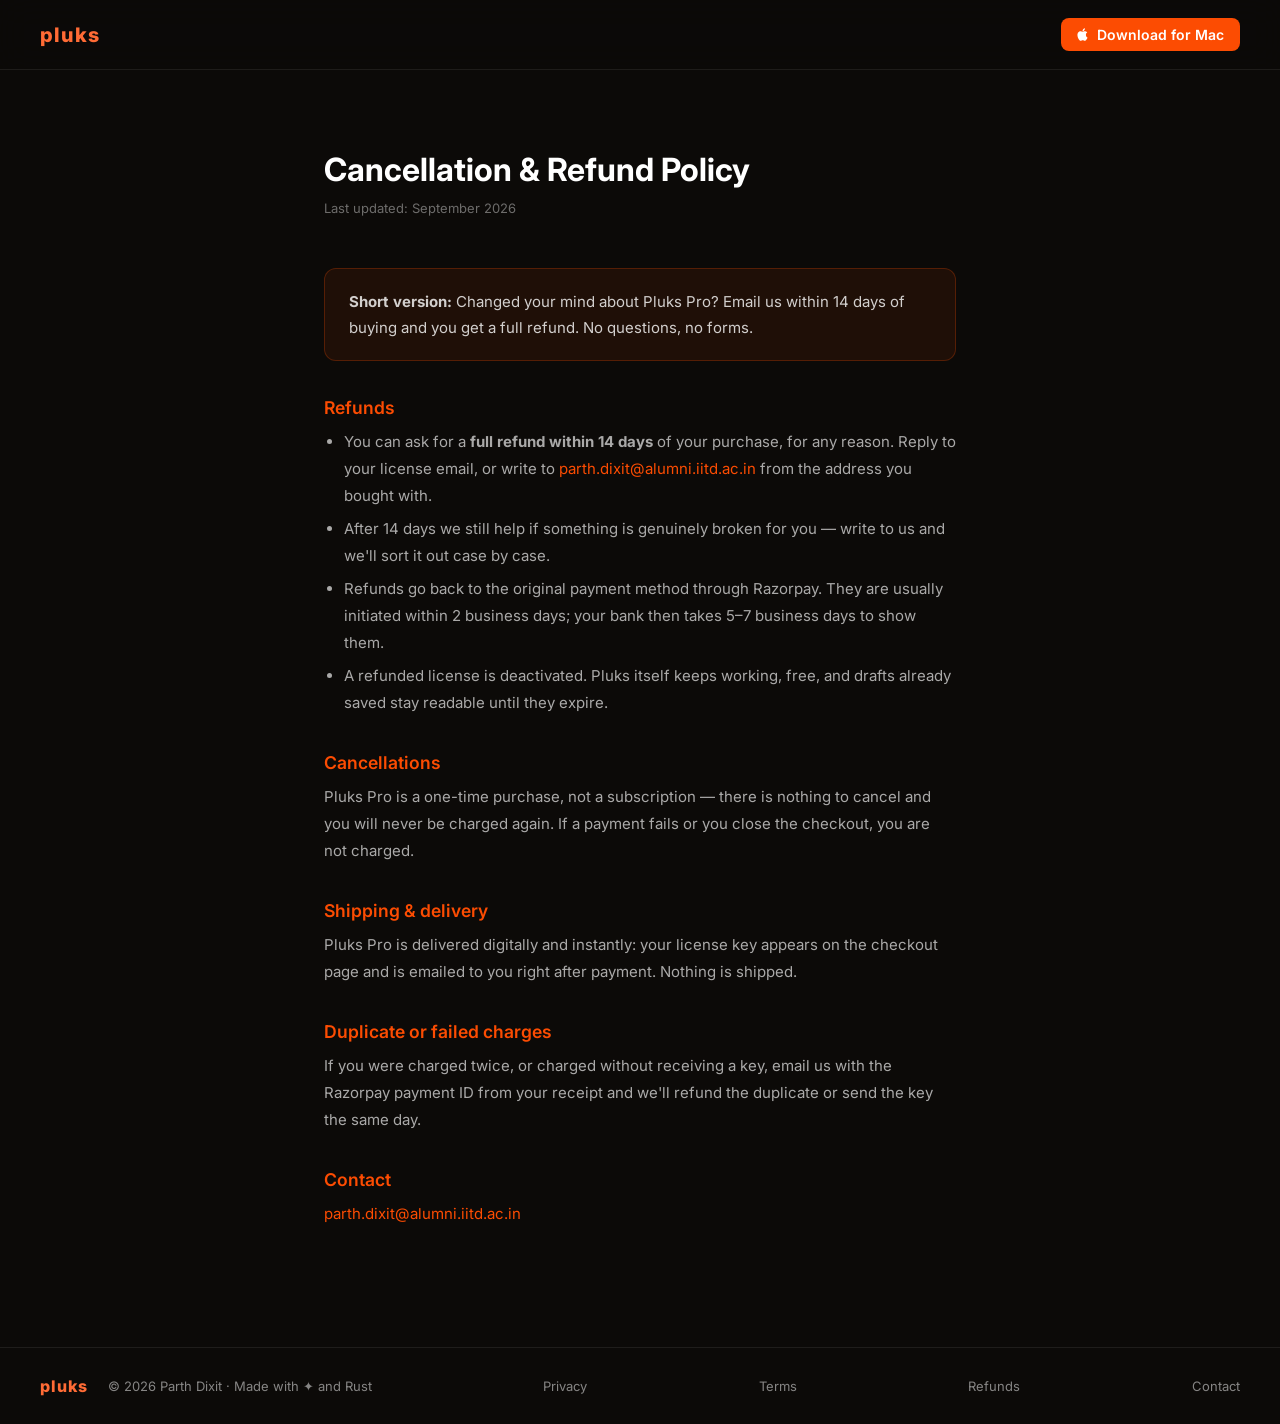
<file: refund.html>
<!DOCTYPE html>
<html lang="en">
<head>
  <meta charset="UTF-8"/>
  <meta name="viewport" content="width=device-width, initial-scale=1.0"/>
  <title>Cancellation & Refund Policy — Pluks</title>
  <meta name="description" content="Pluks Pro refunds: full refund within 14 days, no questions. One-time purchase, nothing to cancel, delivered instantly.">
  <link rel="canonical" href="https://pluks.app/refund.html">
  <link rel="preconnect" href="https://fonts.googleapis.com">
  <link href="https://fonts.googleapis.com/css2?family=Inter:wght@400;500;600;700&display=swap" rel="stylesheet">
  <link rel="stylesheet" href="style.css"/>
  <style>
    .privacy-wrap {
      max-width: 680px;
      margin: 0 auto;
      padding: 80px 24px 120px;
    }
    .privacy-wrap h1 { font-size: 2rem; font-weight: 700; margin-bottom: 8px; }
    .privacy-wrap .updated { color: rgba(255,255,255,0.4); font-size: 13px; margin-bottom: 48px; }
    .privacy-wrap h2 { font-size: 1.1rem; font-weight: 600; margin: 36px 0 10px; color: #FC4C02; }
    .privacy-wrap p, .privacy-wrap li { color: rgba(255,255,255,0.65); line-height: 1.8; font-size: 15px; }
    .privacy-wrap ul { padding-left: 20px; }
    .privacy-wrap li { margin-bottom: 6px; }
    .privacy-wrap a { color: #FC4C02; text-decoration: none; }
    .privacy-wrap a:hover { text-decoration: underline; }
    .highlight-box {
      background: rgba(252,76,2,0.08);
      border: 1px solid rgba(252,76,2,0.25);
      border-radius: 12px;
      padding: 20px 24px;
      margin: 32px 0;
      color: rgba(255,255,255,0.8) !important;
      font-size: 15px;
      line-height: 1.7;
    }
  </style>
</head>
<body>
<nav class="nav">
  <a class="nav-brand" href="/" style="text-decoration:none;">pluks</a>
  <a class="nav-cta" href="/">
    <svg class="apple-icon" viewBox="0 0 24 24" fill="currentColor" aria-hidden="true" focusable="false">
      <path d="M18.71 19.5c-.83 1.24-1.71 2.45-3.05 2.47-1.34.03-1.77-.79-3.29-.79-1.53 0-2 .77-3.27.82-1.31.05-2.3-1.32-3.14-2.53C4.25 17 2.94 12.45 4.7 9.39c.87-1.52 2.43-2.48 4.12-2.51 1.28-.02 2.5.87 3.29.87.78 0 2.26-1.07 3.81-.91.65.03 2.47.26 3.64 1.98-.09.06-2.17 1.28-2.15 3.81.03 3.02 2.65 4.03 2.68 4.04-.03.07-.42 1.44-1.38 2.83M13 3.5c.73-.83 1.94-1.46 2.94-1.5.13 1.17-.34 2.35-1.04 3.19-.69.85-1.83 1.51-2.95 1.42-.15-1.15.41-2.35 1.05-3.11z"/>
    </svg>
    Download for Mac
  </a>
</nav>

<div class="privacy-wrap">
  <h1>Cancellation &amp; Refund Policy</h1>
  <p class="updated">Last updated: September 2026</p>

  <div class="highlight-box">
    <strong>Short version:</strong> Changed your mind about Pluks Pro? Email us within
    14 days of buying and you get a full refund. No questions, no forms.
  </div>

  <h2>Refunds</h2>
  <ul>
    <li>You can ask for a <strong>full refund within 14 days</strong> of your purchase,
    for any reason. Reply to your license email, or write to
    <a href="mailto:parth.dixit@alumni.iitd.ac.in">parth.dixit@alumni.iitd.ac.in</a>
    from the address you bought with.</li>
    <li>After 14 days we still help if something is genuinely broken for you — write to
    us and we'll sort it out case by case.</li>
    <li>Refunds go back to the original payment method through Razorpay. They are
    usually initiated within 2 business days; your bank then takes 5–7 business days to
    show them.</li>
    <li>A refunded license is deactivated. Pluks itself keeps working, free, and
    drafts already saved stay readable until they expire.</li>
  </ul>

  <h2>Cancellations</h2>
  <p>Pluks Pro is a one-time purchase, not a subscription — there is nothing to cancel
  and you will never be charged again. If a payment fails or you close the checkout, you
  are not charged.</p>

  <h2>Shipping &amp; delivery</h2>
  <p>Pluks Pro is delivered digitally and instantly: your license key appears on the
  checkout page and is emailed to you right after payment. Nothing is shipped.</p>

  <h2>Duplicate or failed charges</h2>
  <p>If you were charged twice, or charged without receiving a key, email us with the
  Razorpay payment ID from your receipt and we'll refund the duplicate or send the key
  the same day.</p>

  <h2>Contact</h2>
  <p><a href="mailto:parth.dixit@alumni.iitd.ac.in">parth.dixit@alumni.iitd.ac.in</a></p>
</div>

<footer class="footer">
  <span class="footer-brand">pluks</span>
  <span class="footer-copy">© 2026 Parth Dixit · Made with ✦ and Rust</span>
  <a class="footer-link" href="privacy.html">Privacy</a>
  <a class="footer-link" href="terms.html">Terms</a>
  <a class="footer-link" href="refund.html">Refunds</a>
  <a class="footer-link" href="mailto:parth.dixit@alumni.iitd.ac.in">Contact</a>
</footer>
<script src="analytics.js"></script>
</body>
</html>
</file>
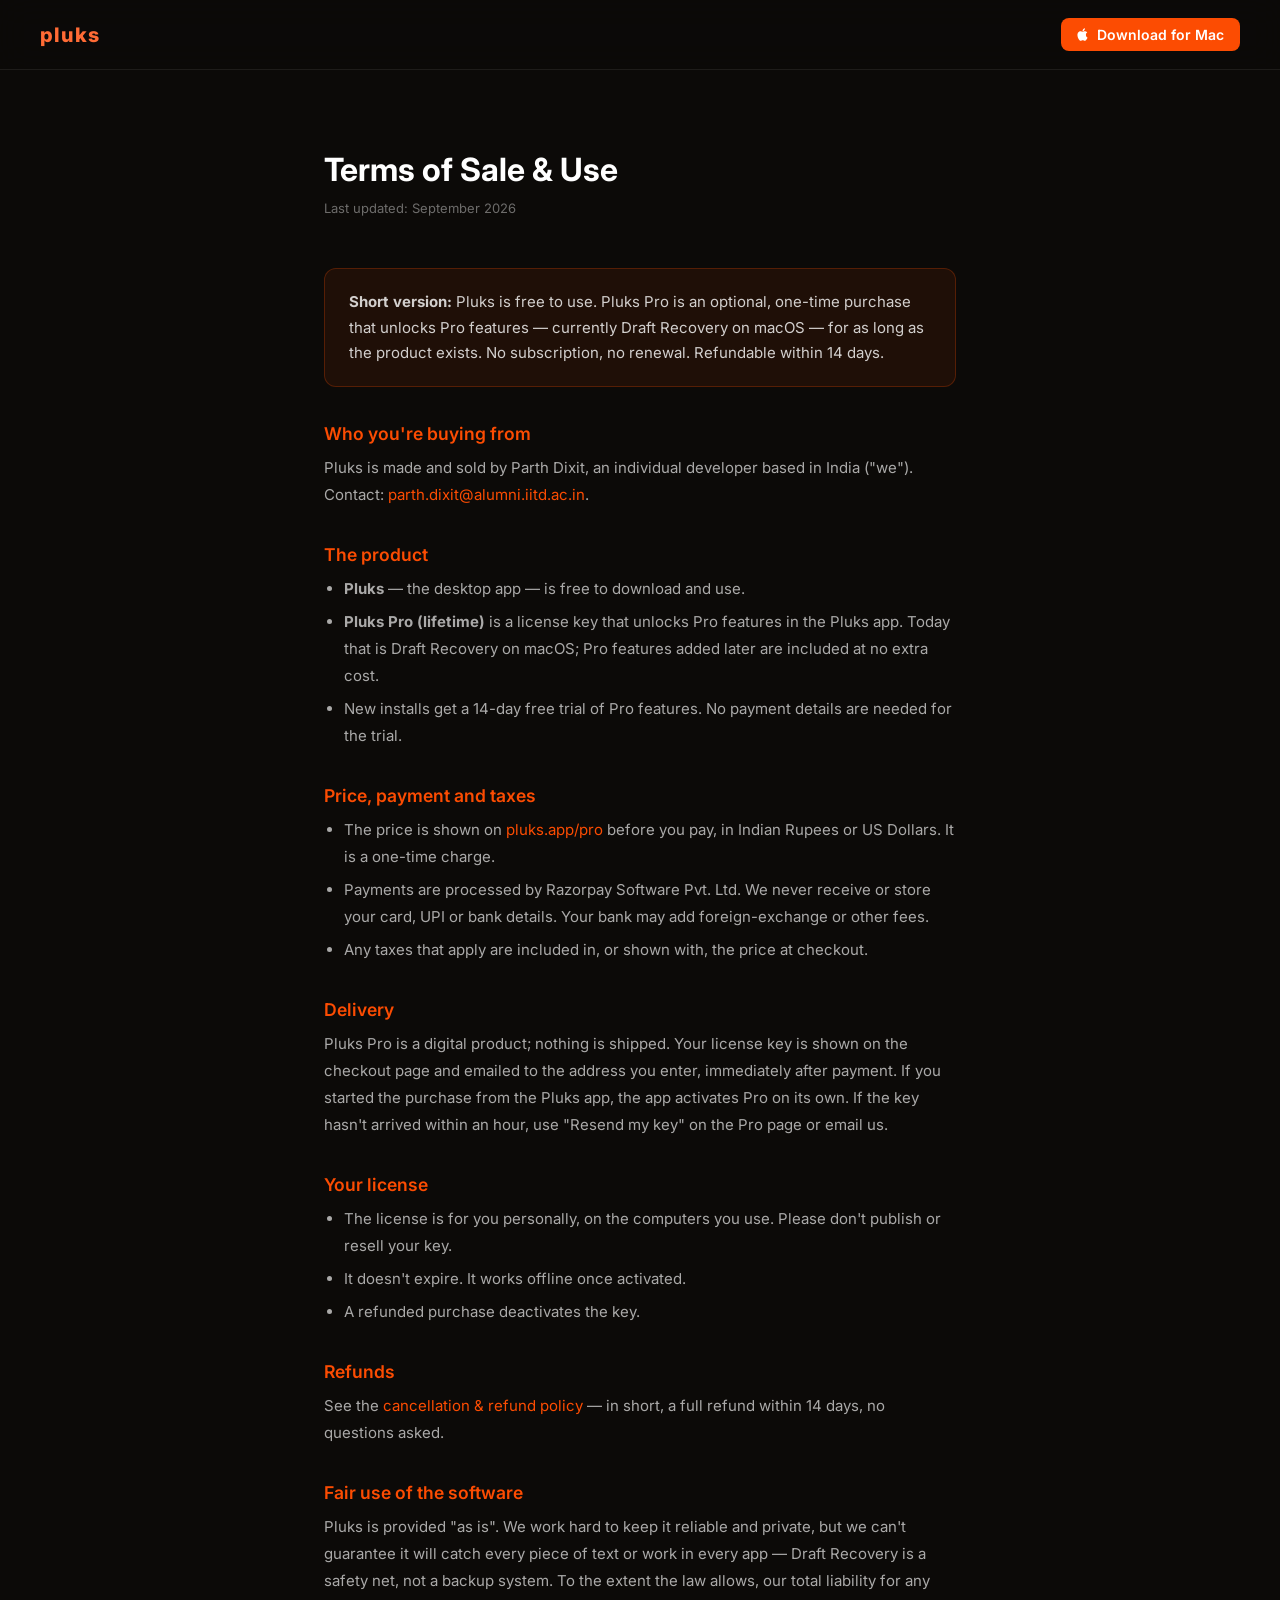
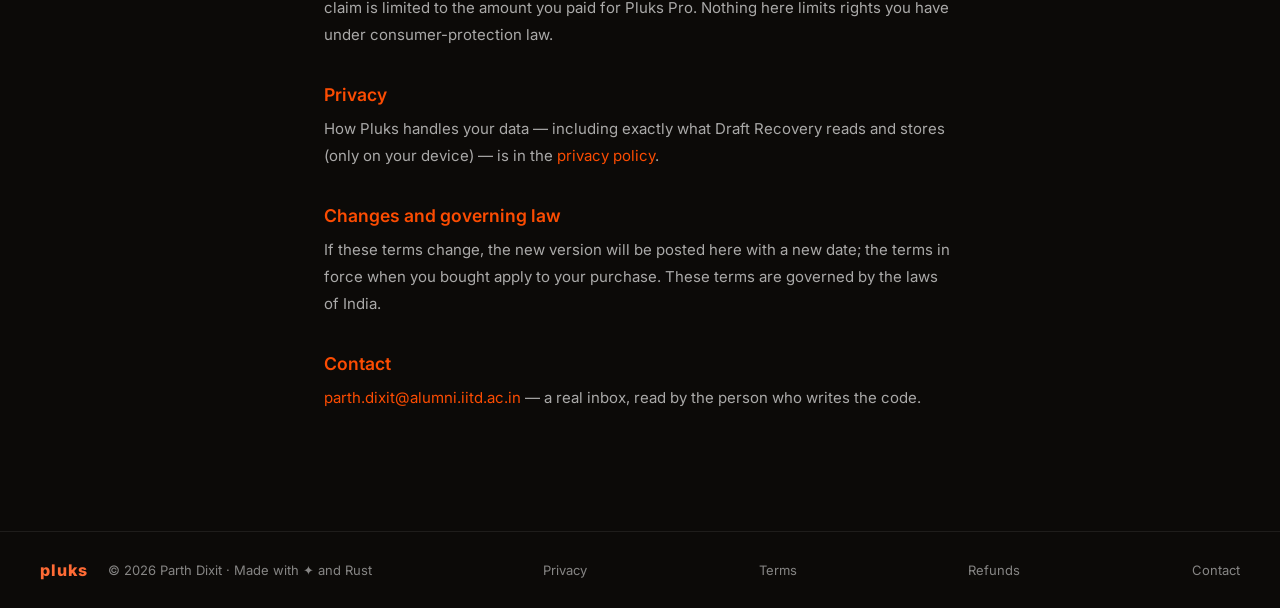
<file: terms.html>
<!DOCTYPE html>
<html lang="en">
<head>
  <meta charset="UTF-8"/>
  <meta name="viewport" content="width=device-width, initial-scale=1.0"/>
  <title>Terms of Sale & Use — Pluks</title>
  <meta name="description" content="Pluks Pro terms: a one-time purchase, delivered instantly, refundable within 14 days.">
  <link rel="canonical" href="https://pluks.app/terms.html">
  <link rel="preconnect" href="https://fonts.googleapis.com">
  <link href="https://fonts.googleapis.com/css2?family=Inter:wght@400;500;600;700&display=swap" rel="stylesheet">
  <link rel="stylesheet" href="style.css"/>
  <style>
    .privacy-wrap {
      max-width: 680px;
      margin: 0 auto;
      padding: 80px 24px 120px;
    }
    .privacy-wrap h1 { font-size: 2rem; font-weight: 700; margin-bottom: 8px; }
    .privacy-wrap .updated { color: rgba(255,255,255,0.4); font-size: 13px; margin-bottom: 48px; }
    .privacy-wrap h2 { font-size: 1.1rem; font-weight: 600; margin: 36px 0 10px; color: #FC4C02; }
    .privacy-wrap p, .privacy-wrap li { color: rgba(255,255,255,0.65); line-height: 1.8; font-size: 15px; }
    .privacy-wrap ul { padding-left: 20px; }
    .privacy-wrap li { margin-bottom: 6px; }
    .privacy-wrap a { color: #FC4C02; text-decoration: none; }
    .privacy-wrap a:hover { text-decoration: underline; }
    .highlight-box {
      background: rgba(252,76,2,0.08);
      border: 1px solid rgba(252,76,2,0.25);
      border-radius: 12px;
      padding: 20px 24px;
      margin: 32px 0;
      color: rgba(255,255,255,0.8) !important;
      font-size: 15px;
      line-height: 1.7;
    }
  </style>
</head>
<body>
<nav class="nav">
  <a class="nav-brand" href="/" style="text-decoration:none;">pluks</a>
  <a class="nav-cta" href="/">
    <svg class="apple-icon" viewBox="0 0 24 24" fill="currentColor" aria-hidden="true" focusable="false">
      <path d="M18.71 19.5c-.83 1.24-1.71 2.45-3.05 2.47-1.34.03-1.77-.79-3.29-.79-1.53 0-2 .77-3.27.82-1.31.05-2.3-1.32-3.14-2.53C4.25 17 2.94 12.45 4.7 9.39c.87-1.52 2.43-2.48 4.12-2.51 1.28-.02 2.5.87 3.29.87.78 0 2.26-1.07 3.81-.91.65.03 2.47.26 3.64 1.98-.09.06-2.17 1.28-2.15 3.81.03 3.02 2.65 4.03 2.68 4.04-.03.07-.42 1.44-1.38 2.83M13 3.5c.73-.83 1.94-1.46 2.94-1.5.13 1.17-.34 2.35-1.04 3.19-.69.85-1.83 1.51-2.95 1.42-.15-1.15.41-2.35 1.05-3.11z"/>
    </svg>
    Download for Mac
  </a>
</nav>

<div class="privacy-wrap">
  <h1>Terms of Sale &amp; Use</h1>
  <p class="updated">Last updated: September 2026</p>

  <div class="highlight-box">
    <strong>Short version:</strong> Pluks is free to use. Pluks Pro is an optional,
    one-time purchase that unlocks Pro features — currently Draft Recovery on macOS —
    for as long as the product exists. No subscription, no renewal. Refundable within
    14 days.
  </div>

  <h2>Who you're buying from</h2>
  <p>Pluks is made and sold by Parth Dixit, an individual developer based in India
  ("we"). Contact: <a href="mailto:parth.dixit@alumni.iitd.ac.in">parth.dixit@alumni.iitd.ac.in</a>.</p>

  <h2>The product</h2>
  <ul>
    <li><strong>Pluks</strong> — the desktop app — is free to download and use.</li>
    <li><strong>Pluks Pro (lifetime)</strong> is a license key that unlocks Pro
    features in the Pluks app. Today that is Draft Recovery on macOS; Pro features
    added later are included at no extra cost.</li>
    <li>New installs get a 14-day free trial of Pro features. No payment details are
    needed for the trial.</li>
  </ul>

  <h2>Price, payment and taxes</h2>
  <ul>
    <li>The price is shown on <a href="pro/">pluks.app/pro</a> before you pay, in Indian
    Rupees or US Dollars. It is a one-time charge.</li>
    <li>Payments are processed by Razorpay Software Pvt. Ltd. We never receive or store
    your card, UPI or bank details. Your bank may add foreign-exchange or other fees.</li>
    <li>Any taxes that apply are included in, or shown with, the price at checkout.</li>
  </ul>

  <h2>Delivery</h2>
  <p>Pluks Pro is a digital product; nothing is shipped. Your license key is shown on
  the checkout page and emailed to the address you enter, immediately after payment.
  If you started the purchase from the Pluks app, the app activates Pro on its own. If
  the key hasn't arrived within an hour, use "Resend my key" on the Pro page or email
  us.</p>

  <h2>Your license</h2>
  <ul>
    <li>The license is for you personally, on the computers you use. Please don't
    publish or resell your key.</li>
    <li>It doesn't expire. It works offline once activated.</li>
    <li>A refunded purchase deactivates the key.</li>
  </ul>

  <h2>Refunds</h2>
  <p>See the <a href="refund.html">cancellation &amp; refund policy</a> — in short, a full
  refund within 14 days, no questions asked.</p>

  <h2>Fair use of the software</h2>
  <p>Pluks is provided "as is". We work hard to keep it reliable and private, but we
  can't guarantee it will catch every piece of text or work in every app — Draft
  Recovery is a safety net, not a backup system. To the extent the law allows, our
  total liability for any claim is limited to the amount you paid for Pluks Pro.
  Nothing here limits rights you have under consumer-protection law.</p>

  <h2>Privacy</h2>
  <p>How Pluks handles your data — including exactly what Draft Recovery reads and
  stores (only on your device) — is in the <a href="privacy.html">privacy policy</a>.</p>

  <h2>Changes and governing law</h2>
  <p>If these terms change, the new version will be posted here with a new date; the
  terms in force when you bought apply to your purchase. These terms are governed by
  the laws of India.</p>

  <h2>Contact</h2>
  <p><a href="mailto:parth.dixit@alumni.iitd.ac.in">parth.dixit@alumni.iitd.ac.in</a> —
  a real inbox, read by the person who writes the code.</p>
</div>

<footer class="footer">
  <span class="footer-brand">pluks</span>
  <span class="footer-copy">© 2026 Parth Dixit · Made with ✦ and Rust</span>
  <a class="footer-link" href="privacy.html">Privacy</a>
  <a class="footer-link" href="terms.html">Terms</a>
  <a class="footer-link" href="refund.html">Refunds</a>
  <a class="footer-link" href="mailto:parth.dixit@alumni.iitd.ac.in">Contact</a>
</footer>
<script src="analytics.js"></script>
</body>
</html>
</file>
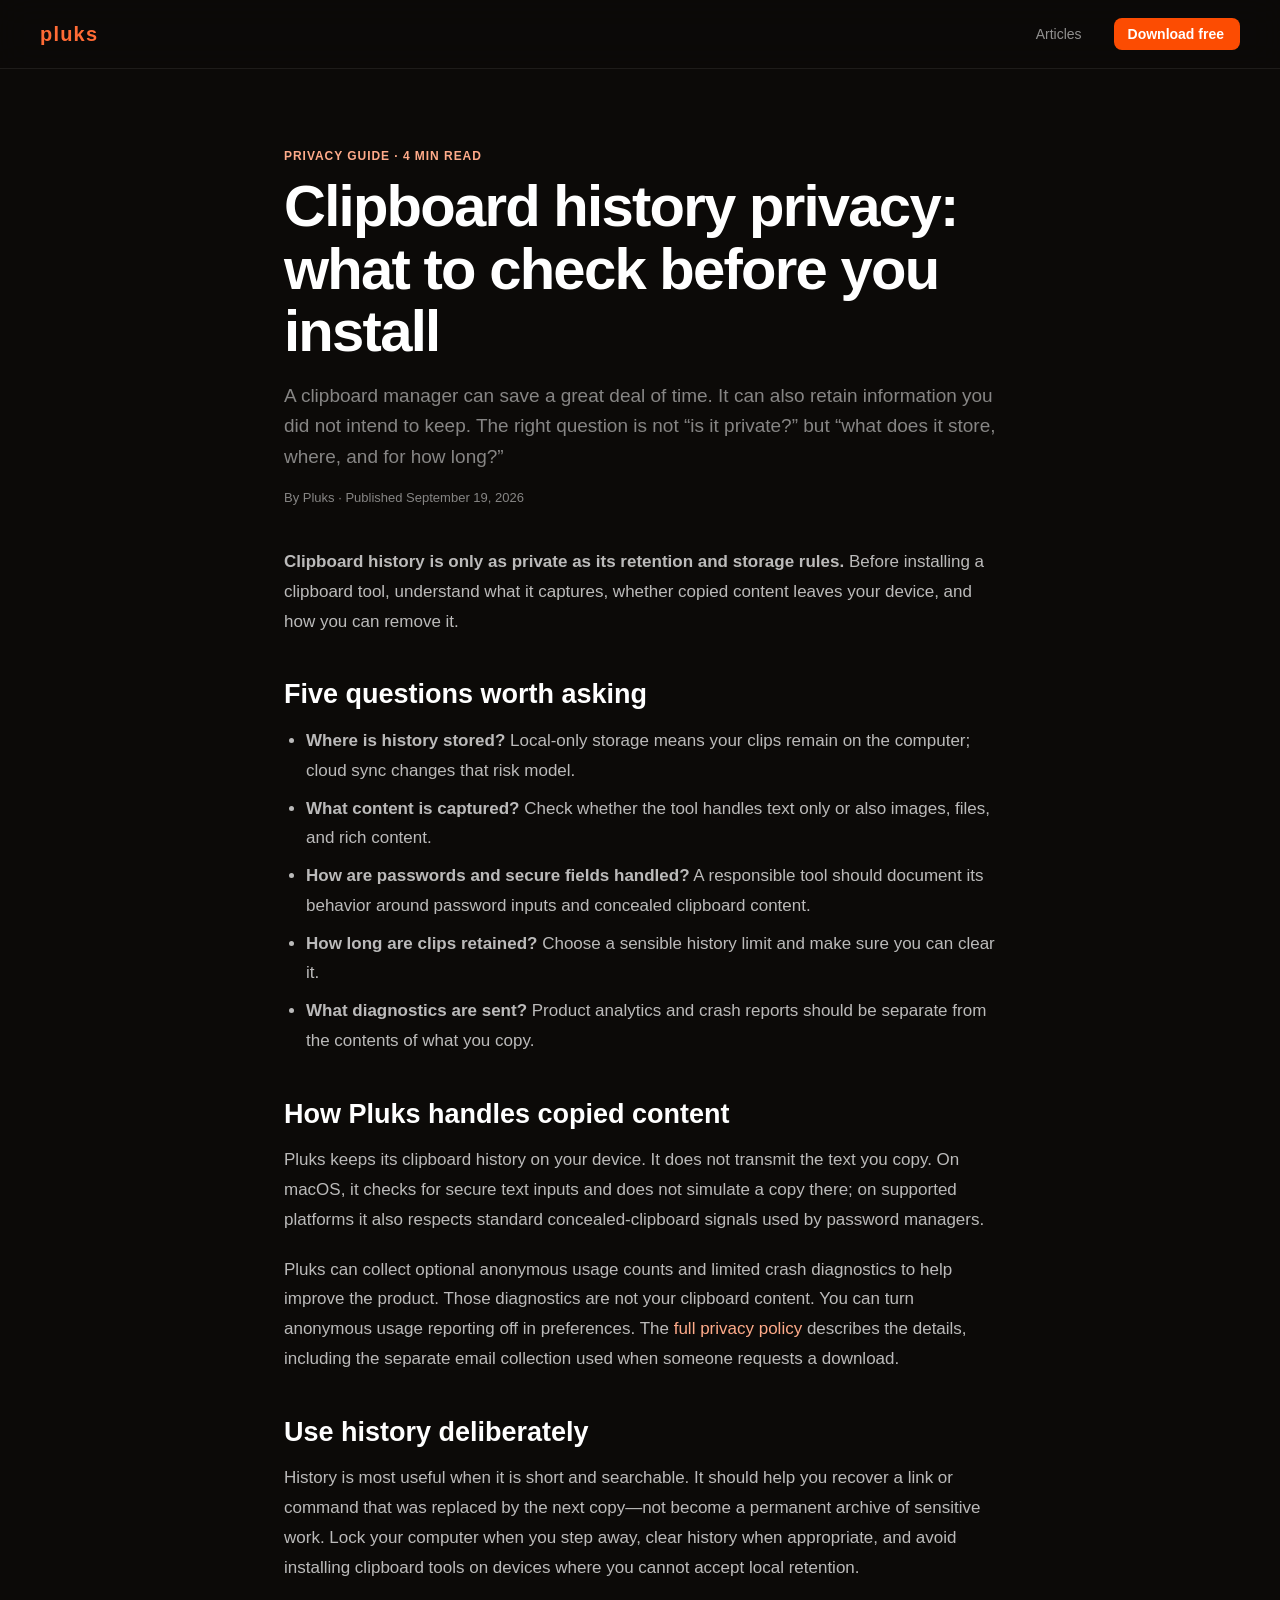
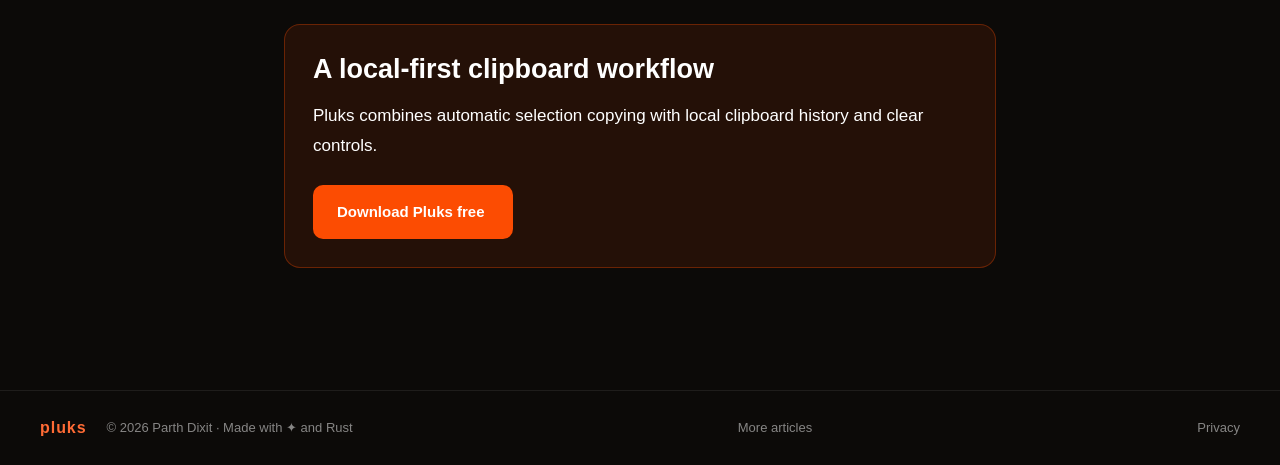
<file: articles/clipboard-history-privacy.html>
<!DOCTYPE html>
<html lang="en"><head>
  <meta charset="UTF-8"><meta name="viewport" content="width=device-width, initial-scale=1.0">
  <title>Clipboard History Privacy: What to Check Before You Install</title>
  <meta name="description" content="Clipboard history can be useful, but it can hold sensitive content. Learn the practical privacy questions to ask before installing a clipboard manager.">
  <link rel="canonical" href="https://pluks.app/articles/clipboard-history-privacy.html"><link rel="stylesheet" href="../style.css">
  <script type="application/ld+json">{"@context":"https://schema.org","@type":"Article","headline":"Clipboard history privacy: what to check before you install","description":"Clipboard history can be useful, but it can hold sensitive content. Learn the practical privacy questions to ask before installing a clipboard manager.","datePublished":"2026-09-19","dateModified":"2026-09-19","author":{"@type":"Organization","name":"Pluks"},"publisher":{"@type":"Organization","name":"Pluks","url":"https://pluks.app/"},"mainEntityOfPage":"https://pluks.app/articles/clipboard-history-privacy.html"}</script>
</head><body>
  <nav class="nav article-nav"><a class="nav-brand" href="../" aria-label="Pluks home">pluks</a><a class="nav-ext" href="./">Articles</a><a class="nav-cta" href="https://github.com/darth-pixit/pluks-releases/releases/latest">Download free</a></nav>
  <main class="article-page"><header><p class="article-kicker">PRIVACY GUIDE · 4 MIN READ</p><h1>Clipboard history privacy: what to check before you install</h1><p class="article-dek">A clipboard manager can save a great deal of time. It can also retain information you did not intend to keep. The right question is not “is it private?” but “what does it store, where, and for how long?”</p><p class="article-meta">By Pluks · Published September 19, 2026</p></header>
  <article class="article-body"><p><strong>Clipboard history is only as private as its retention and storage rules.</strong> Before installing a clipboard tool, understand what it captures, whether copied content leaves your device, and how you can remove it.</p>
  <h2>Five questions worth asking</h2><ul><li><strong>Where is history stored?</strong> Local-only storage means your clips remain on the computer; cloud sync changes that risk model.</li><li><strong>What content is captured?</strong> Check whether the tool handles text only or also images, files, and rich content.</li><li><strong>How are passwords and secure fields handled?</strong> A responsible tool should document its behavior around password inputs and concealed clipboard content.</li><li><strong>How long are clips retained?</strong> Choose a sensible history limit and make sure you can clear it.</li><li><strong>What diagnostics are sent?</strong> Product analytics and crash reports should be separate from the contents of what you copy.</li></ul>
  <h2>How Pluks handles copied content</h2><p>Pluks keeps its clipboard history on your device. It does not transmit the text you copy. On macOS, it checks for secure text inputs and does not simulate a copy there; on supported platforms it also respects standard concealed-clipboard signals used by password managers.</p><p>Pluks can collect optional anonymous usage counts and limited crash diagnostics to help improve the product. Those diagnostics are not your clipboard content. You can turn anonymous usage reporting off in preferences. The <a href="../privacy.html">full privacy policy</a> describes the details, including the separate email collection used when someone requests a download.</p>
  <h2>Use history deliberately</h2><p>History is most useful when it is short and searchable. It should help you recover a link or command that was replaced by the next copy—not become a permanent archive of sensitive work. Lock your computer when you step away, clear history when appropriate, and avoid installing clipboard tools on devices where you cannot accept local retention.</p>
  <aside class="article-cta"><h2>A local-first clipboard workflow</h2><p>Pluks combines automatic selection copying with local clipboard history and clear controls.</p><a class="btn-primary" href="https://github.com/darth-pixit/pluks-releases/releases/latest">Download Pluks free</a></aside></article></main>
  <footer class="footer"><span class="footer-brand">pluks</span><span class="footer-copy">© 2026 Parth Dixit · Made with ✦ and Rust</span><a class="footer-link" href="./">More articles</a><a class="footer-link" href="../privacy.html">Privacy</a></footer>
<script src="../analytics.js"></script></body></html>
</file>
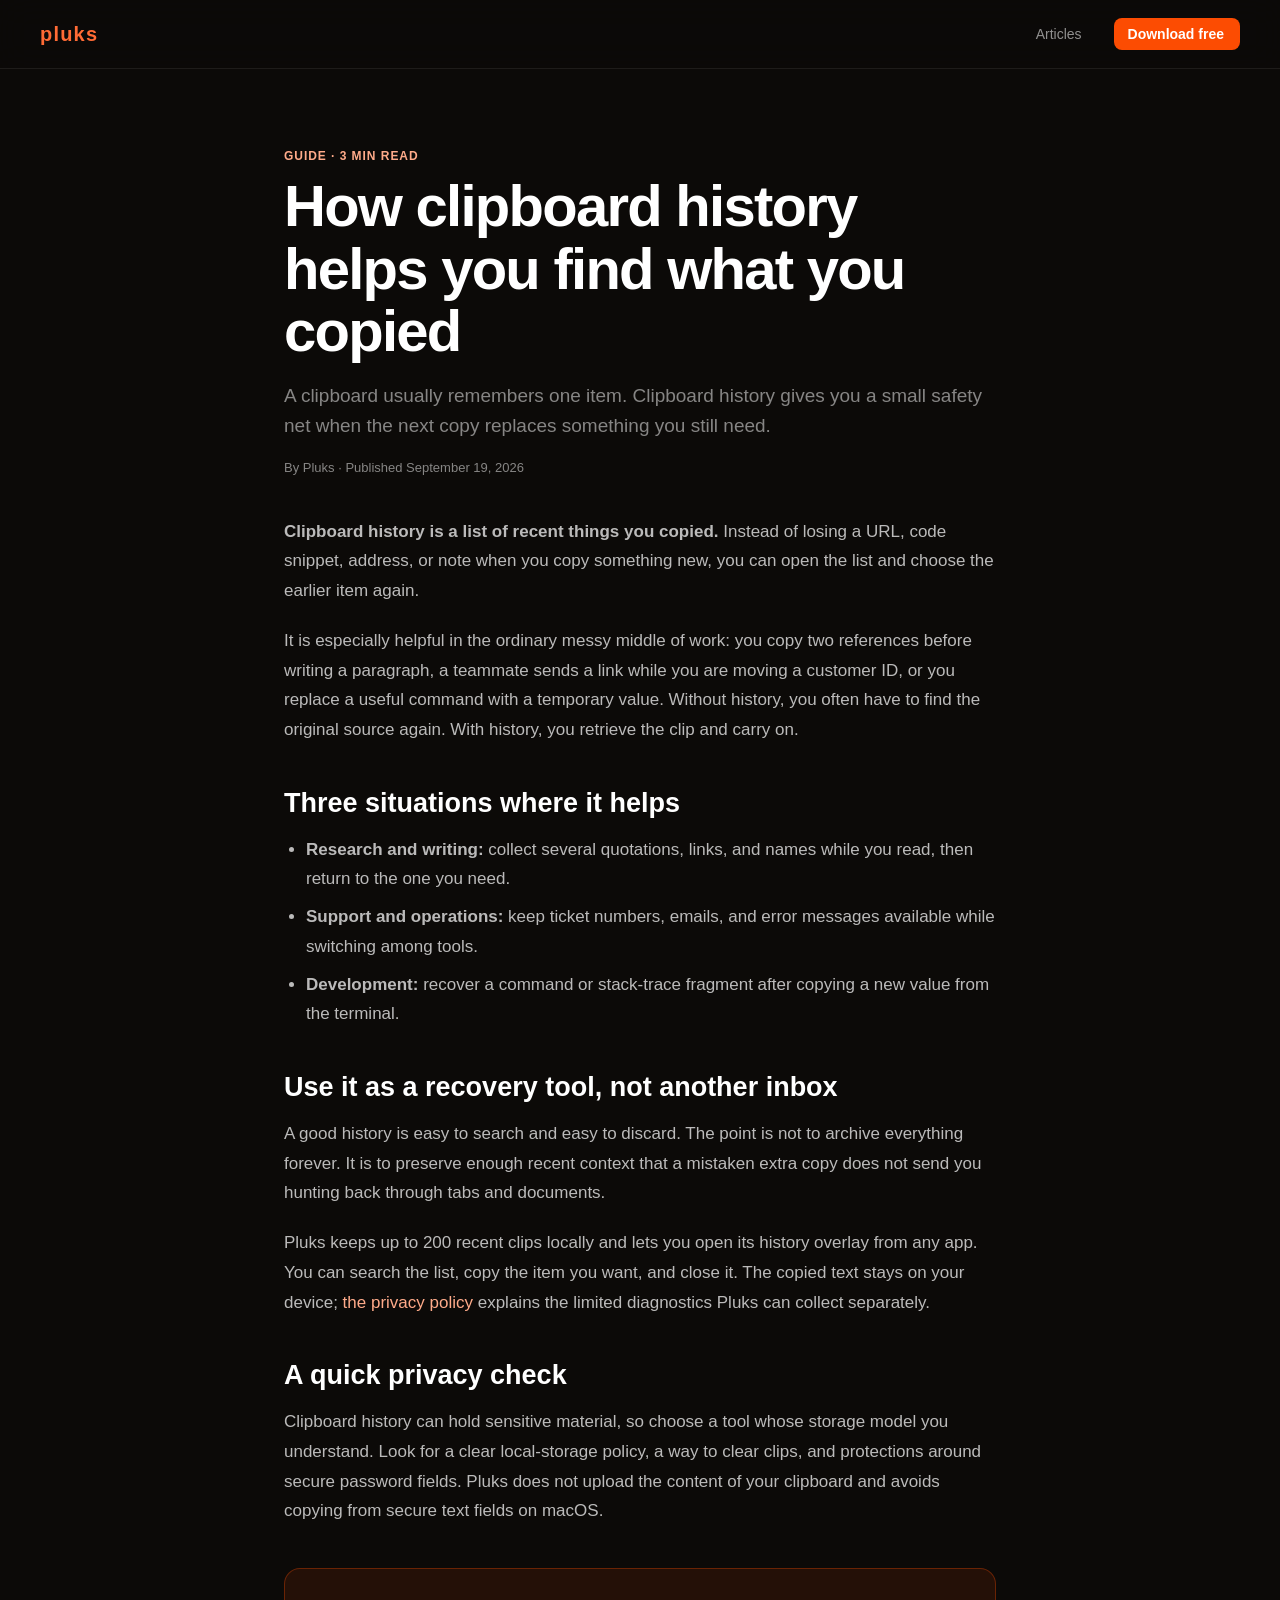
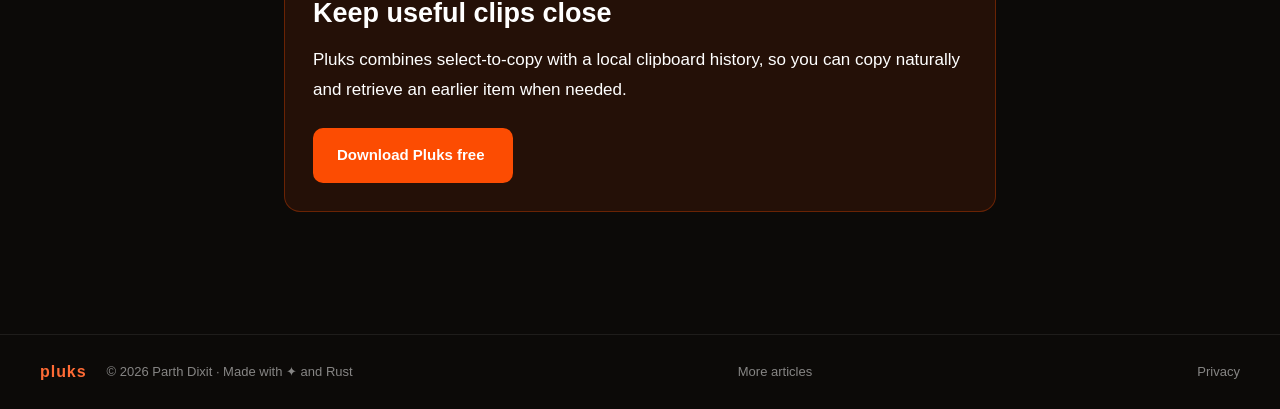
<file: articles/clipboard-history.html>
<!DOCTYPE html>
<html lang="en">
<head>
  <meta charset="UTF-8">
  <meta name="viewport" content="width=device-width, initial-scale=1.0">
  <title>How Clipboard History Helps You Find What You Copied — Pluks</title>
  <meta name="description" content="Clipboard history keeps recent copied items available so you can recover a useful clip without retracing your steps.">
  <link rel="canonical" href="https://pluks.app/articles/clipboard-history.html">
  <meta property="og:type" content="article"><meta property="og:title" content="How Clipboard History Helps You Find What You Copied"><meta property="og:description" content="A practical guide to recovering useful clips without retracing your steps."><meta property="og:url" content="https://pluks.app/articles/clipboard-history.html">
  <link rel="stylesheet" href="../style.css">
  <script type="application/ld+json">{"@context":"https://schema.org","@type":"Article","headline":"How clipboard history helps you find what you copied","description":"Clipboard history keeps recent copied items available so you can recover a useful clip without retracing your steps.","datePublished":"2026-09-19","dateModified":"2026-09-19","author":{"@type":"Organization","name":"Pluks"},"publisher":{"@type":"Organization","name":"Pluks","url":"https://pluks.app/"},"mainEntityOfPage":"https://pluks.app/articles/clipboard-history.html"}</script>
</head>
<body>
  <nav class="nav article-nav"><a class="nav-brand" href="../" aria-label="Pluks home">pluks</a><a class="nav-ext" href="./">Articles</a><a class="nav-cta" href="https://github.com/darth-pixit/pluks-releases/releases/latest">Download free</a></nav>
  <main class="article-page">
    <header><p class="article-kicker">GUIDE · 3 MIN READ</p><h1>How clipboard history helps you find what you copied</h1><p class="article-dek">A clipboard usually remembers one item. Clipboard history gives you a small safety net when the next copy replaces something you still need.</p><p class="article-meta">By Pluks · Published September 19, 2026</p></header>
    <article class="article-body">
      <p><strong>Clipboard history is a list of recent things you copied.</strong> Instead of losing a URL, code snippet, address, or note when you copy something new, you can open the list and choose the earlier item again.</p>
      <p>It is especially helpful in the ordinary messy middle of work: you copy two references before writing a paragraph, a teammate sends a link while you are moving a customer ID, or you replace a useful command with a temporary value. Without history, you often have to find the original source again. With history, you retrieve the clip and carry on.</p>
      <h2>Three situations where it helps</h2>
      <ul><li><strong>Research and writing:</strong> collect several quotations, links, and names while you read, then return to the one you need.</li><li><strong>Support and operations:</strong> keep ticket numbers, emails, and error messages available while switching among tools.</li><li><strong>Development:</strong> recover a command or stack-trace fragment after copying a new value from the terminal.</li></ul>
      <h2>Use it as a recovery tool, not another inbox</h2>
      <p>A good history is easy to search and easy to discard. The point is not to archive everything forever. It is to preserve enough recent context that a mistaken extra copy does not send you hunting back through tabs and documents.</p>
      <p>Pluks keeps up to 200 recent clips locally and lets you open its history overlay from any app. You can search the list, copy the item you want, and close it. The copied text stays on your device; <a href="../privacy.html">the privacy policy</a> explains the limited diagnostics Pluks can collect separately.</p>
      <h2>A quick privacy check</h2>
      <p>Clipboard history can hold sensitive material, so choose a tool whose storage model you understand. Look for a clear local-storage policy, a way to clear clips, and protections around secure password fields. Pluks does not upload the content of your clipboard and avoids copying from secure text fields on macOS.</p>
      <aside class="article-cta"><h2>Keep useful clips close</h2><p>Pluks combines select-to-copy with a local clipboard history, so you can copy naturally and retrieve an earlier item when needed.</p><a class="btn-primary" href="https://github.com/darth-pixit/pluks-releases/releases/latest">Download Pluks free</a></aside>
    </article>
  </main>
  <footer class="footer"><span class="footer-brand">pluks</span><span class="footer-copy">© 2026 Parth Dixit · Made with ✦ and Rust</span><a class="footer-link" href="./">More articles</a><a class="footer-link" href="../privacy.html">Privacy</a></footer>
<script src="../analytics.js"></script></body>
</html>
</file>
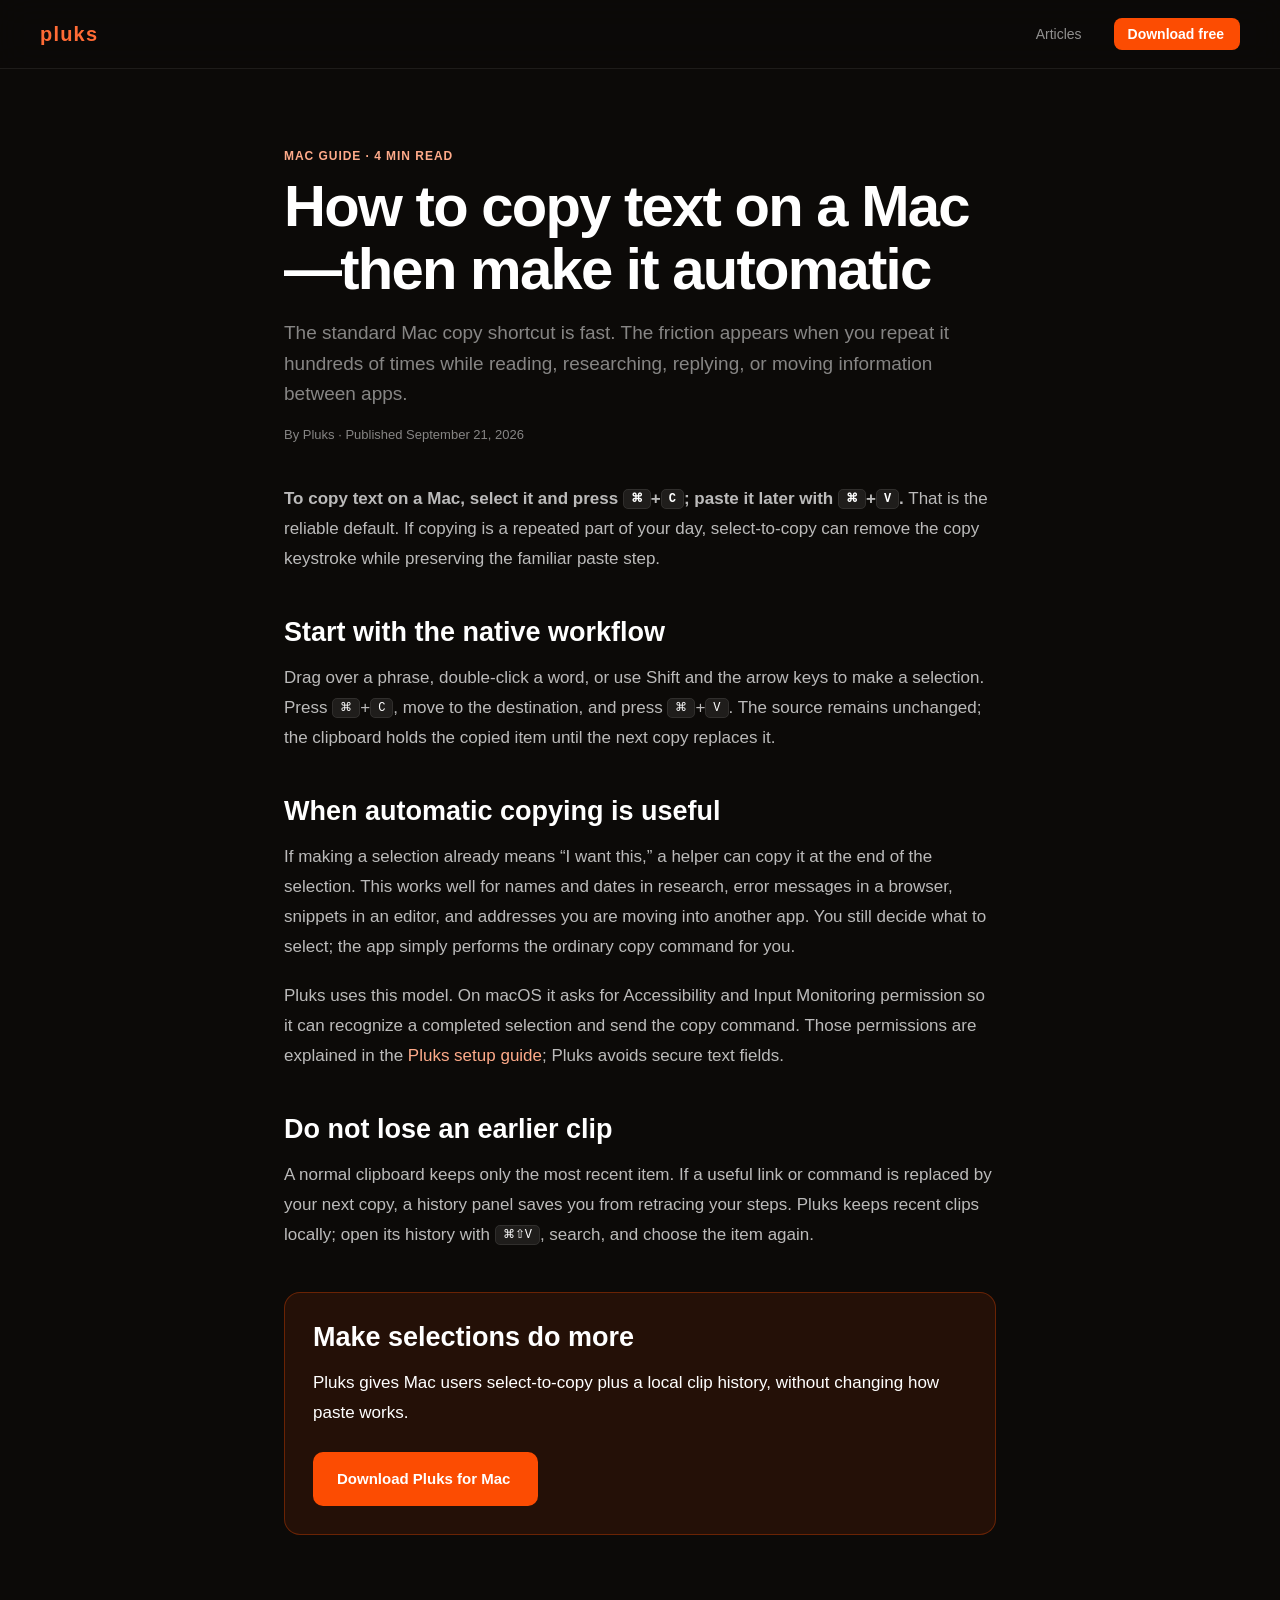
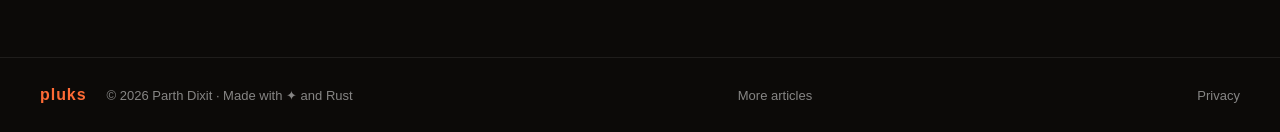
<file: articles/copy-text-on-mac.html>
<!DOCTYPE html><html lang="en"><head><meta charset="UTF-8"><meta name="viewport" content="width=device-width, initial-scale=1.0"><title>How to Copy Text on a Mac—Then Make It Automatic</title><meta name="description" content="A practical way to copy selected text on a Mac, reduce repetitive ⌘C keystrokes, and recover earlier clips when the clipboard changes."><link rel="canonical" href="https://pluks.app/articles/copy-text-on-mac.html"><link rel="stylesheet" href="../style.css"><script type="application/ld+json">{"@context":"https://schema.org","@type":"Article","headline":"How to copy text on a Mac—then make it automatic","description":"A practical way to copy selected text on a Mac, reduce repetitive ⌘C keystrokes, and recover earlier clips when the clipboard changes.","datePublished":"2026-09-21","dateModified":"2026-09-21","author":{"@type":"Organization","name":"Pluks"},"publisher":{"@type":"Organization","name":"Pluks","url":"https://pluks.app/"},"mainEntityOfPage":"https://pluks.app/articles/copy-text-on-mac.html"}</script></head><body>
<nav class="nav article-nav"><a class="nav-brand" href="../" aria-label="Pluks home">pluks</a><a class="nav-ext" href="./">Articles</a><a class="nav-cta" href="https://github.com/darth-pixit/pluks-releases/releases/latest">Download free</a></nav><main class="article-page"><header><p class="article-kicker">MAC GUIDE · 4 MIN READ</p><h1>How to copy text on a Mac—then make it automatic</h1><p class="article-dek">The standard Mac copy shortcut is fast. The friction appears when you repeat it hundreds of times while reading, researching, replying, or moving information between apps.</p><p class="article-meta">By Pluks · Published September 21, 2026</p></header><article class="article-body"><p><strong>To copy text on a Mac, select it and press <kbd>⌘</kbd>+<kbd>C</kbd>; paste it later with <kbd>⌘</kbd>+<kbd>V</kbd>.</strong> That is the reliable default. If copying is a repeated part of your day, select-to-copy can remove the copy keystroke while preserving the familiar paste step.</p><h2>Start with the native workflow</h2><p>Drag over a phrase, double-click a word, or use Shift and the arrow keys to make a selection. Press <kbd>⌘</kbd>+<kbd>C</kbd>, move to the destination, and press <kbd>⌘</kbd>+<kbd>V</kbd>. The source remains unchanged; the clipboard holds the copied item until the next copy replaces it.</p><h2>When automatic copying is useful</h2><p>If making a selection already means “I want this,” a helper can copy it at the end of the selection. This works well for names and dates in research, error messages in a browser, snippets in an editor, and addresses you are moving into another app. You still decide what to select; the app simply performs the ordinary copy command for you.</p><p>Pluks uses this model. On macOS it asks for Accessibility and Input Monitoring permission so it can recognize a completed selection and send the copy command. Those permissions are explained in the <a href="how-to-use-pluks.html">Pluks setup guide</a>; Pluks avoids secure text fields.</p><h2>Do not lose an earlier clip</h2><p>A normal clipboard keeps only the most recent item. If a useful link or command is replaced by your next copy, a history panel saves you from retracing your steps. Pluks keeps recent clips locally; open its history with <kbd>⌘⇧V</kbd>, search, and choose the item again.</p><aside class="article-cta"><h2>Make selections do more</h2><p>Pluks gives Mac users select-to-copy plus a local clip history, without changing how paste works.</p><a class="btn-primary" href="https://github.com/darth-pixit/pluks-releases/releases/latest">Download Pluks for Mac</a></aside></article></main><footer class="footer"><span class="footer-brand">pluks</span><span class="footer-copy">© 2026 Parth Dixit · Made with ✦ and Rust</span><a class="footer-link" href="./">More articles</a><a class="footer-link" href="../privacy.html">Privacy</a></footer><script src="../analytics.js"></script></body></html>
</file>
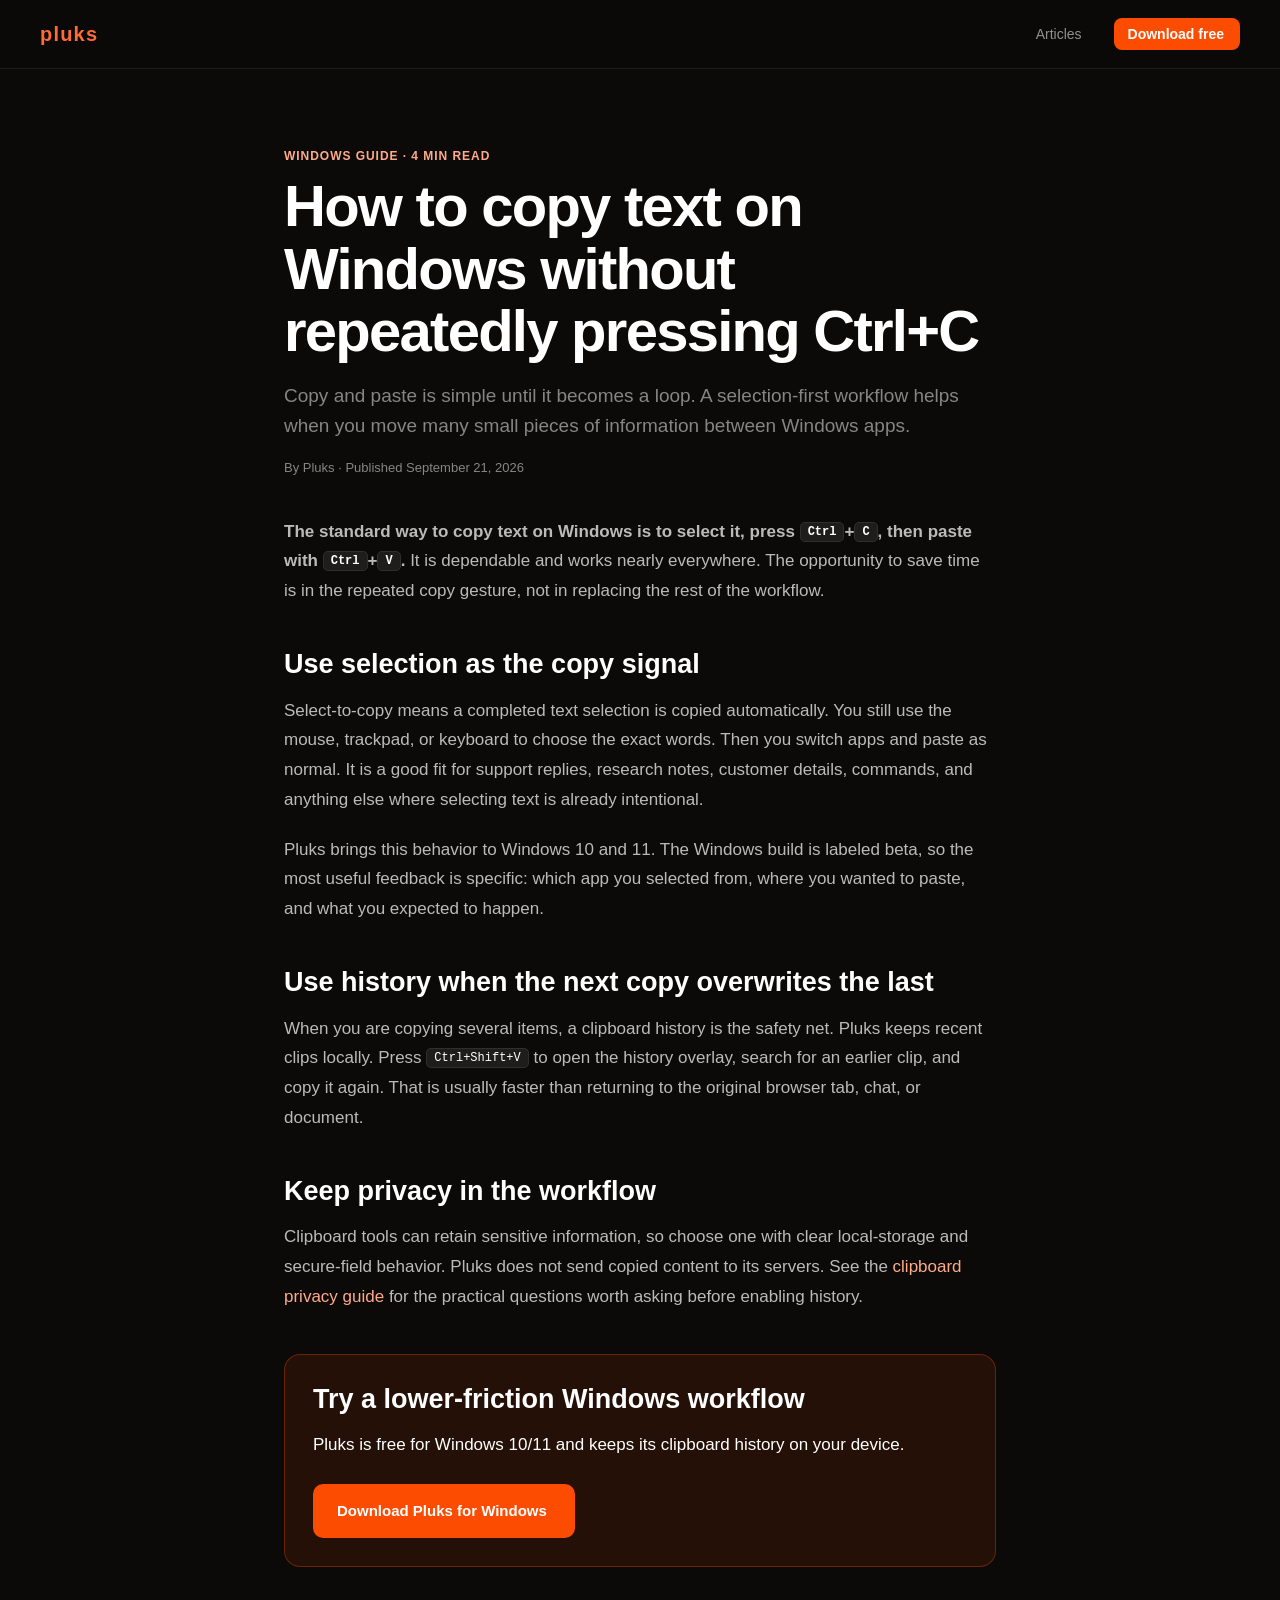
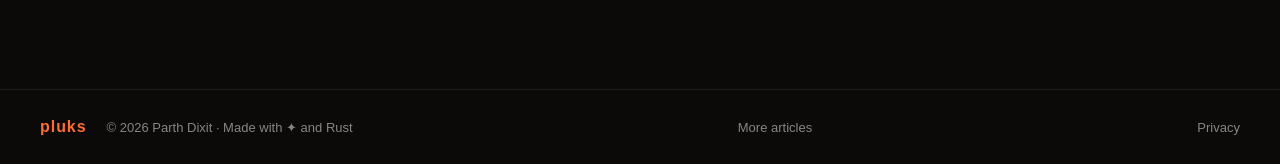
<file: articles/copy-text-on-windows.html>
<!DOCTYPE html><html lang="en"><head><meta charset="UTF-8"><meta name="viewport" content="width=device-width, initial-scale=1.0"><title>How to Copy Text on Windows Without Repeatedly Pressing Ctrl+C</title><meta name="description" content="Use a select-to-copy workflow and clipboard history to move text between Windows apps with less repetition."><link rel="canonical" href="https://pluks.app/articles/copy-text-on-windows.html"><link rel="stylesheet" href="../style.css"><script type="application/ld+json">{"@context":"https://schema.org","@type":"Article","headline":"How to copy text on Windows without repeatedly pressing Ctrl+C","description":"Use a select-to-copy workflow and clipboard history to move text between Windows apps with less repetition.","datePublished":"2026-09-21","dateModified":"2026-09-21","author":{"@type":"Organization","name":"Pluks"},"publisher":{"@type":"Organization","name":"Pluks","url":"https://pluks.app/"},"mainEntityOfPage":"https://pluks.app/articles/copy-text-on-windows.html"}</script></head><body>
<nav class="nav article-nav"><a class="nav-brand" href="../" aria-label="Pluks home">pluks</a><a class="nav-ext" href="./">Articles</a><a class="nav-cta" href="https://github.com/darth-pixit/pluks-releases/releases/latest">Download free</a></nav><main class="article-page"><header><p class="article-kicker">WINDOWS GUIDE · 4 MIN READ</p><h1>How to copy text on Windows without repeatedly pressing Ctrl+C</h1><p class="article-dek">Copy and paste is simple until it becomes a loop. A selection-first workflow helps when you move many small pieces of information between Windows apps.</p><p class="article-meta">By Pluks · Published September 21, 2026</p></header><article class="article-body"><p><strong>The standard way to copy text on Windows is to select it, press <kbd>Ctrl</kbd>+<kbd>C</kbd>, then paste with <kbd>Ctrl</kbd>+<kbd>V</kbd>.</strong> It is dependable and works nearly everywhere. The opportunity to save time is in the repeated copy gesture, not in replacing the rest of the workflow.</p><h2>Use selection as the copy signal</h2><p>Select-to-copy means a completed text selection is copied automatically. You still use the mouse, trackpad, or keyboard to choose the exact words. Then you switch apps and paste as normal. It is a good fit for support replies, research notes, customer details, commands, and anything else where selecting text is already intentional.</p><p>Pluks brings this behavior to Windows 10 and 11. The Windows build is labeled beta, so the most useful feedback is specific: which app you selected from, where you wanted to paste, and what you expected to happen.</p><h2>Use history when the next copy overwrites the last</h2><p>When you are copying several items, a clipboard history is the safety net. Pluks keeps recent clips locally. Press <kbd>Ctrl+Shift+V</kbd> to open the history overlay, search for an earlier clip, and copy it again. That is usually faster than returning to the original browser tab, chat, or document.</p><h2>Keep privacy in the workflow</h2><p>Clipboard tools can retain sensitive information, so choose one with clear local-storage and secure-field behavior. Pluks does not send copied content to its servers. See the <a href="clipboard-history-privacy.html">clipboard privacy guide</a> for the practical questions worth asking before enabling history.</p><aside class="article-cta"><h2>Try a lower-friction Windows workflow</h2><p>Pluks is free for Windows 10/11 and keeps its clipboard history on your device.</p><a class="btn-primary" href="https://github.com/darth-pixit/pluks-releases/releases/latest">Download Pluks for Windows</a></aside></article></main><footer class="footer"><span class="footer-brand">pluks</span><span class="footer-copy">© 2026 Parth Dixit · Made with ✦ and Rust</span><a class="footer-link" href="./">More articles</a><a class="footer-link" href="../privacy.html">Privacy</a></footer><script src="../analytics.js"></script></body></html>
</file>
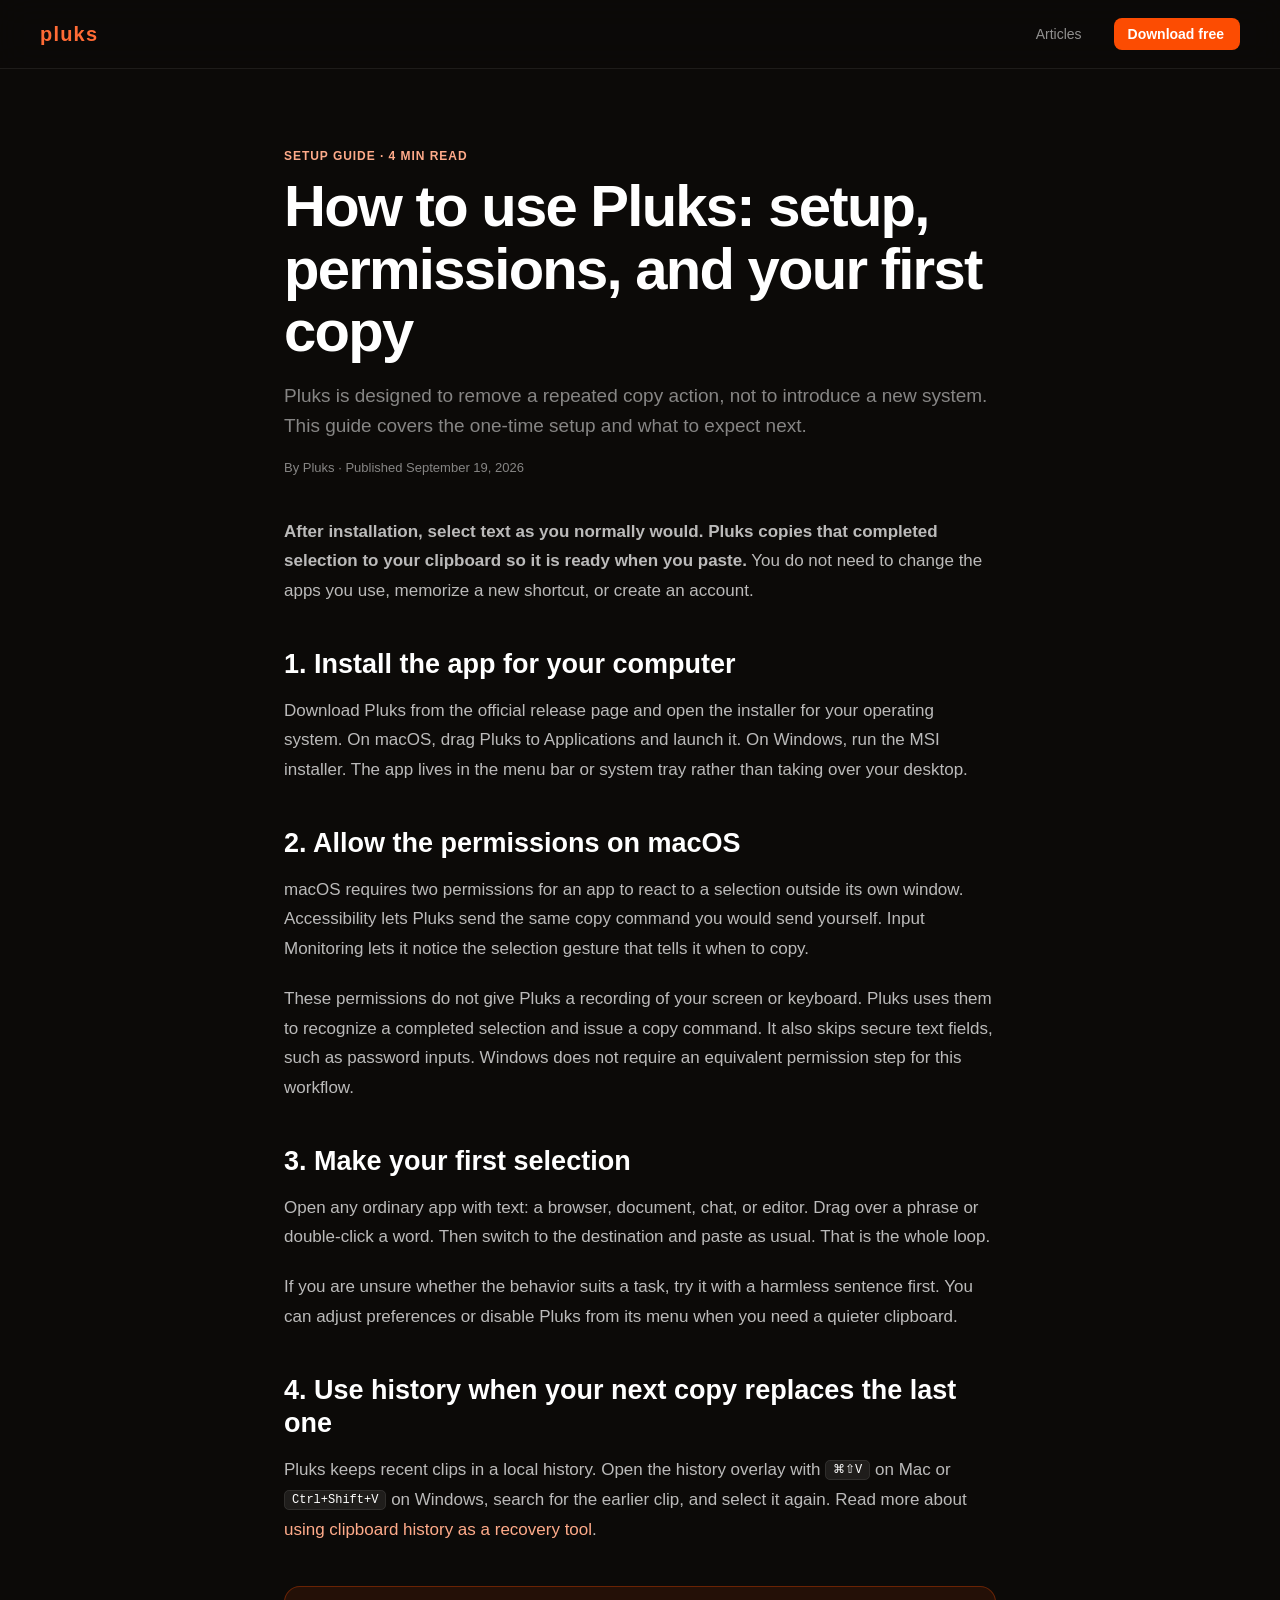
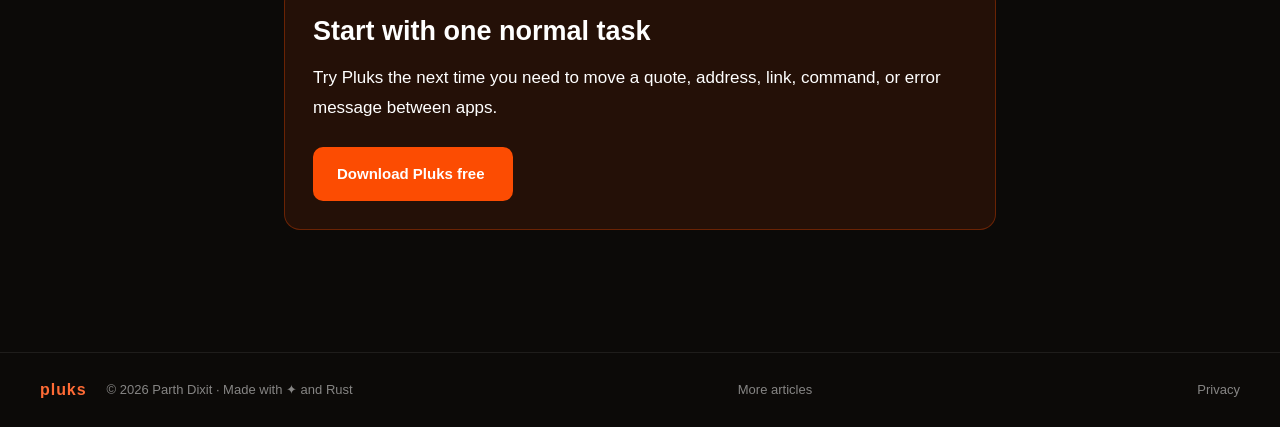
<file: articles/how-to-use-pluks.html>
<!DOCTYPE html>
<html lang="en"><head>
  <meta charset="UTF-8"><meta name="viewport" content="width=device-width, initial-scale=1.0">
  <title>How to Use Pluks: Setup, Permissions, and Your First Copy</title>
  <meta name="description" content="A step-by-step guide to setting up Pluks, understanding its macOS permissions, and using select-to-copy and clipboard history.">
  <link rel="canonical" href="https://pluks.app/articles/how-to-use-pluks.html"><link rel="stylesheet" href="../style.css">
  <script type="application/ld+json">{"@context":"https://schema.org","@type":"Article","headline":"How to use Pluks: setup, permissions, and your first copy","description":"A step-by-step guide to setting up Pluks, understanding its macOS permissions, and using select-to-copy and clipboard history.","datePublished":"2026-09-19","dateModified":"2026-09-19","author":{"@type":"Organization","name":"Pluks"},"publisher":{"@type":"Organization","name":"Pluks","url":"https://pluks.app/"},"mainEntityOfPage":"https://pluks.app/articles/how-to-use-pluks.html"}</script>
</head><body>
  <nav class="nav article-nav"><a class="nav-brand" href="../" aria-label="Pluks home">pluks</a><a class="nav-ext" href="./">Articles</a><a class="nav-cta" href="https://github.com/darth-pixit/pluks-releases/releases/latest">Download free</a></nav>
  <main class="article-page"><header><p class="article-kicker">SETUP GUIDE · 4 MIN READ</p><h1>How to use Pluks: setup, permissions, and your first copy</h1><p class="article-dek">Pluks is designed to remove a repeated copy action, not to introduce a new system. This guide covers the one-time setup and what to expect next.</p><p class="article-meta">By Pluks · Published September 19, 2026</p></header>
  <article class="article-body"><p><strong>After installation, select text as you normally would. Pluks copies that completed selection to your clipboard so it is ready when you paste.</strong> You do not need to change the apps you use, memorize a new shortcut, or create an account.</p>
  <h2>1. Install the app for your computer</h2><p>Download Pluks from the official release page and open the installer for your operating system. On macOS, drag Pluks to Applications and launch it. On Windows, run the MSI installer. The app lives in the menu bar or system tray rather than taking over your desktop.</p>
  <h2>2. Allow the permissions on macOS</h2><p>macOS requires two permissions for an app to react to a selection outside its own window. Accessibility lets Pluks send the same copy command you would send yourself. Input Monitoring lets it notice the selection gesture that tells it when to copy.</p><p>These permissions do not give Pluks a recording of your screen or keyboard. Pluks uses them to recognize a completed selection and issue a copy command. It also skips secure text fields, such as password inputs. Windows does not require an equivalent permission step for this workflow.</p>
  <h2>3. Make your first selection</h2><p>Open any ordinary app with text: a browser, document, chat, or editor. Drag over a phrase or double-click a word. Then switch to the destination and paste as usual. That is the whole loop.</p><p>If you are unsure whether the behavior suits a task, try it with a harmless sentence first. You can adjust preferences or disable Pluks from its menu when you need a quieter clipboard.</p>
  <h2>4. Use history when your next copy replaces the last one</h2><p>Pluks keeps recent clips in a local history. Open the history overlay with <kbd>⌘⇧V</kbd> on Mac or <kbd>Ctrl+Shift+V</kbd> on Windows, search for the earlier clip, and select it again. Read more about <a href="clipboard-history.html">using clipboard history as a recovery tool</a>.</p>
  <aside class="article-cta"><h2>Start with one normal task</h2><p>Try Pluks the next time you need to move a quote, address, link, command, or error message between apps.</p><a class="btn-primary" href="https://github.com/darth-pixit/pluks-releases/releases/latest">Download Pluks free</a></aside></article></main>
  <footer class="footer"><span class="footer-brand">pluks</span><span class="footer-copy">© 2026 Parth Dixit · Made with ✦ and Rust</span><a class="footer-link" href="./">More articles</a><a class="footer-link" href="../privacy.html">Privacy</a></footer>
<script src="../analytics.js"></script></body></html>
</file>
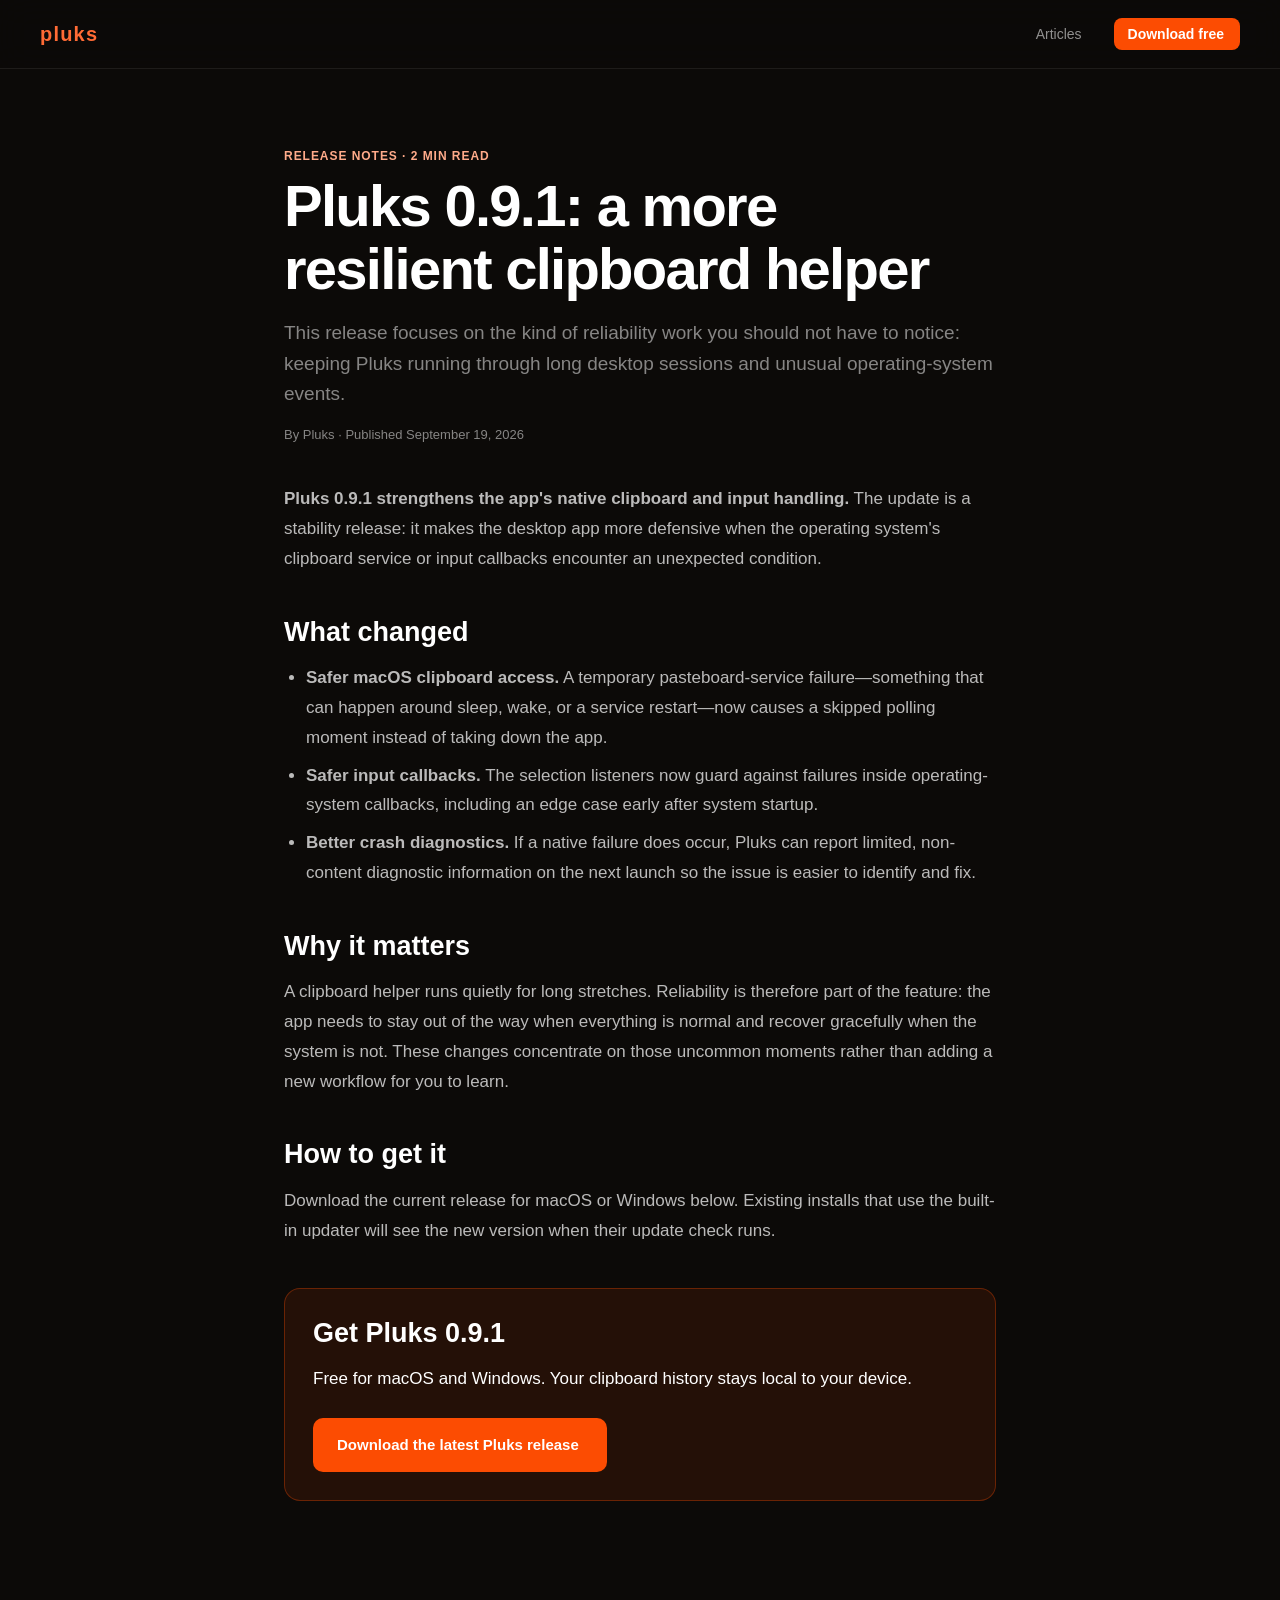
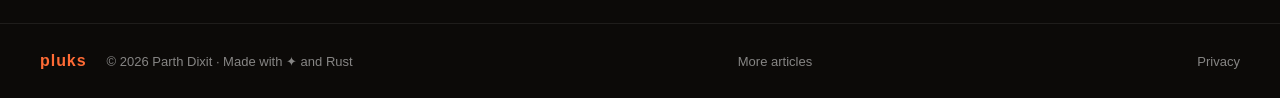
<file: articles/pluks-0-9-1.html>
<!DOCTYPE html>
<html lang="en">
<head>
  <meta charset="UTF-8">
  <meta name="viewport" content="width=device-width, initial-scale=1.0">
  <title>Pluks 0.9.1: A More Resilient Clipboard Helper</title>
  <meta name="description" content="Pluks 0.9.1 improves stability around clipboard access, sleep and wake, and early-start input handling.">
  <link rel="canonical" href="https://pluks.app/articles/pluks-0-9-1.html">
  <meta property="og:type" content="article"><meta property="og:title" content="Pluks 0.9.1: A More Resilient Clipboard Helper"><meta property="og:description" content="Stability improvements for long-running desktop sessions."><meta property="og:url" content="https://pluks.app/articles/pluks-0-9-1.html">
  <link rel="stylesheet" href="../style.css">
  <script type="application/ld+json">{"@context":"https://schema.org","@type":"Article","headline":"Pluks 0.9.1: a more resilient clipboard helper","description":"Pluks 0.9.1 improves stability around clipboard access, sleep and wake, and early-start input handling.","datePublished":"2026-09-19","dateModified":"2026-09-19","author":{"@type":"Organization","name":"Pluks"},"publisher":{"@type":"Organization","name":"Pluks","url":"https://pluks.app/"},"mainEntityOfPage":"https://pluks.app/articles/pluks-0-9-1.html"}</script>
</head>
<body>
  <nav class="nav article-nav"><a class="nav-brand" href="../" aria-label="Pluks home">pluks</a><a class="nav-ext" href="./">Articles</a><a class="nav-cta" href="https://github.com/darth-pixit/pluks-releases/releases/latest">Download free</a></nav>
  <main class="article-page">
    <header><p class="article-kicker">RELEASE NOTES · 2 MIN READ</p><h1>Pluks 0.9.1: a more resilient clipboard helper</h1><p class="article-dek">This release focuses on the kind of reliability work you should not have to notice: keeping Pluks running through long desktop sessions and unusual operating-system events.</p><p class="article-meta">By Pluks · Published September 19, 2026</p></header>
    <article class="article-body">
      <p><strong>Pluks 0.9.1 strengthens the app's native clipboard and input handling.</strong> The update is a stability release: it makes the desktop app more defensive when the operating system's clipboard service or input callbacks encounter an unexpected condition.</p>
      <h2>What changed</h2>
      <ul><li><strong>Safer macOS clipboard access.</strong> A temporary pasteboard-service failure—something that can happen around sleep, wake, or a service restart—now causes a skipped polling moment instead of taking down the app.</li><li><strong>Safer input callbacks.</strong> The selection listeners now guard against failures inside operating-system callbacks, including an edge case early after system startup.</li><li><strong>Better crash diagnostics.</strong> If a native failure does occur, Pluks can report limited, non-content diagnostic information on the next launch so the issue is easier to identify and fix.</li></ul>
      <h2>Why it matters</h2>
      <p>A clipboard helper runs quietly for long stretches. Reliability is therefore part of the feature: the app needs to stay out of the way when everything is normal and recover gracefully when the system is not. These changes concentrate on those uncommon moments rather than adding a new workflow for you to learn.</p>
      <h2>How to get it</h2>
      <p>Download the current release for macOS or Windows below. Existing installs that use the built-in updater will see the new version when their update check runs.</p>
      <aside class="article-cta"><h2>Get Pluks 0.9.1</h2><p>Free for macOS and Windows. Your clipboard history stays local to your device.</p><a class="btn-primary" href="https://github.com/darth-pixit/pluks-releases/releases/latest">Download the latest Pluks release</a></aside>
    </article>
  </main>
  <footer class="footer"><span class="footer-brand">pluks</span><span class="footer-copy">© 2026 Parth Dixit · Made with ✦ and Rust</span><a class="footer-link" href="./">More articles</a><a class="footer-link" href="../privacy.html">Privacy</a></footer>
<script src="../analytics.js"></script></body>
</html>
</file>
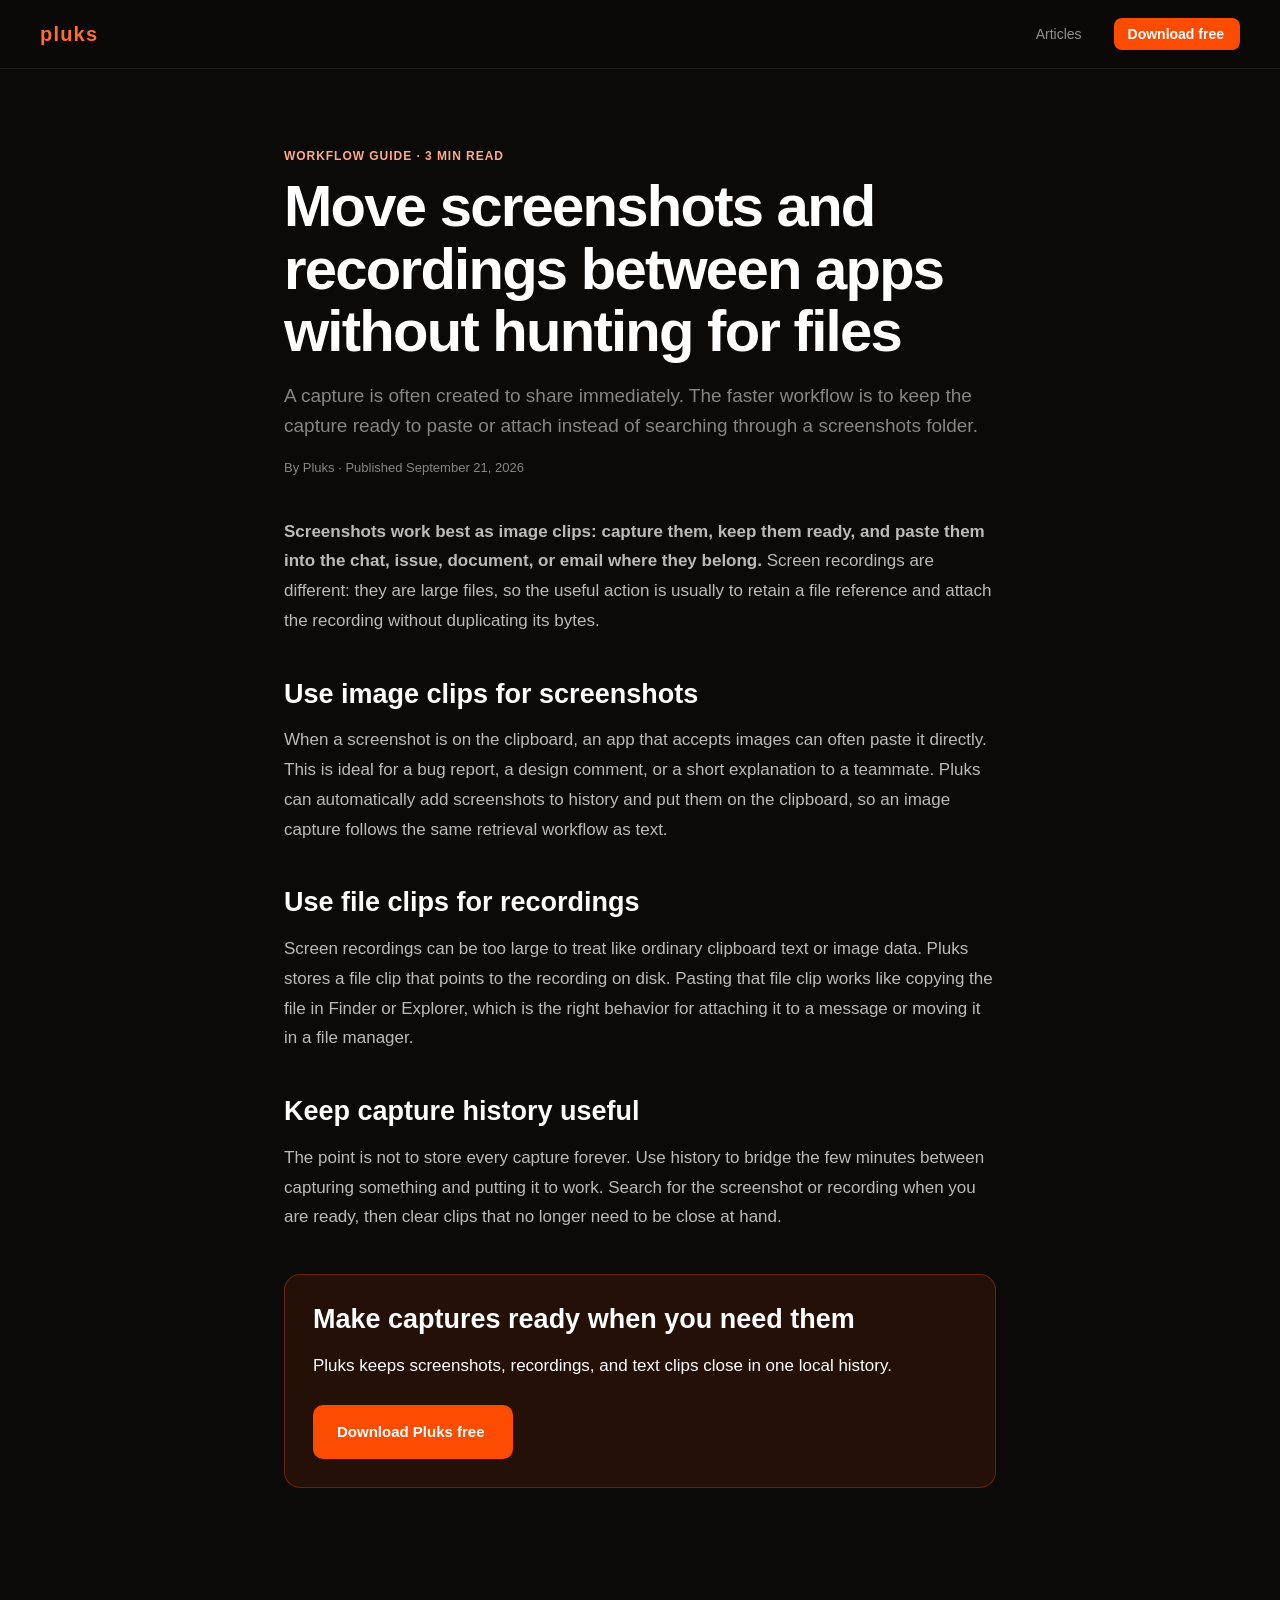
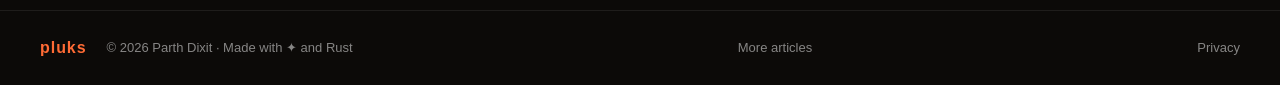
<file: articles/screenshots-and-recordings.html>
<!DOCTYPE html><html lang="en"><head><meta charset="UTF-8"><meta name="viewport" content="width=device-width, initial-scale=1.0"><title>Move Screenshots and Recordings Between Apps Without Hunting for Files</title><meta name="description" content="A practical workflow for using screenshots and screen recordings as clips, so captures are ready to paste or attach when you need them."><link rel="canonical" href="https://pluks.app/articles/screenshots-and-recordings.html"><link rel="stylesheet" href="../style.css"><script type="application/ld+json">{"@context":"https://schema.org","@type":"Article","headline":"Move screenshots and recordings between apps without hunting for files","description":"A practical workflow for using screenshots and screen recordings as clips, so captures are ready to paste or attach when you need them.","datePublished":"2026-09-21","dateModified":"2026-09-21","author":{"@type":"Organization","name":"Pluks"},"publisher":{"@type":"Organization","name":"Pluks","url":"https://pluks.app/"},"mainEntityOfPage":"https://pluks.app/articles/screenshots-and-recordings.html"}</script></head><body>
<nav class="nav article-nav"><a class="nav-brand" href="../" aria-label="Pluks home">pluks</a><a class="nav-ext" href="./">Articles</a><a class="nav-cta" href="https://github.com/darth-pixit/pluks-releases/releases/latest">Download free</a></nav><main class="article-page"><header><p class="article-kicker">WORKFLOW GUIDE · 3 MIN READ</p><h1>Move screenshots and recordings between apps without hunting for files</h1><p class="article-dek">A capture is often created to share immediately. The faster workflow is to keep the capture ready to paste or attach instead of searching through a screenshots folder.</p><p class="article-meta">By Pluks · Published September 21, 2026</p></header><article class="article-body"><p><strong>Screenshots work best as image clips: capture them, keep them ready, and paste them into the chat, issue, document, or email where they belong.</strong> Screen recordings are different: they are large files, so the useful action is usually to retain a file reference and attach the recording without duplicating its bytes.</p><h2>Use image clips for screenshots</h2><p>When a screenshot is on the clipboard, an app that accepts images can often paste it directly. This is ideal for a bug report, a design comment, or a short explanation to a teammate. Pluks can automatically add screenshots to history and put them on the clipboard, so an image capture follows the same retrieval workflow as text.</p><h2>Use file clips for recordings</h2><p>Screen recordings can be too large to treat like ordinary clipboard text or image data. Pluks stores a file clip that points to the recording on disk. Pasting that file clip works like copying the file in Finder or Explorer, which is the right behavior for attaching it to a message or moving it in a file manager.</p><h2>Keep capture history useful</h2><p>The point is not to store every capture forever. Use history to bridge the few minutes between capturing something and putting it to work. Search for the screenshot or recording when you are ready, then clear clips that no longer need to be close at hand.</p><aside class="article-cta"><h2>Make captures ready when you need them</h2><p>Pluks keeps screenshots, recordings, and text clips close in one local history.</p><a class="btn-primary" href="https://github.com/darth-pixit/pluks-releases/releases/latest">Download Pluks free</a></aside></article></main><footer class="footer"><span class="footer-brand">pluks</span><span class="footer-copy">© 2026 Parth Dixit · Made with ✦ and Rust</span><a class="footer-link" href="./">More articles</a><a class="footer-link" href="../privacy.html">Privacy</a></footer><script src="../analytics.js"></script></body></html>
</file>
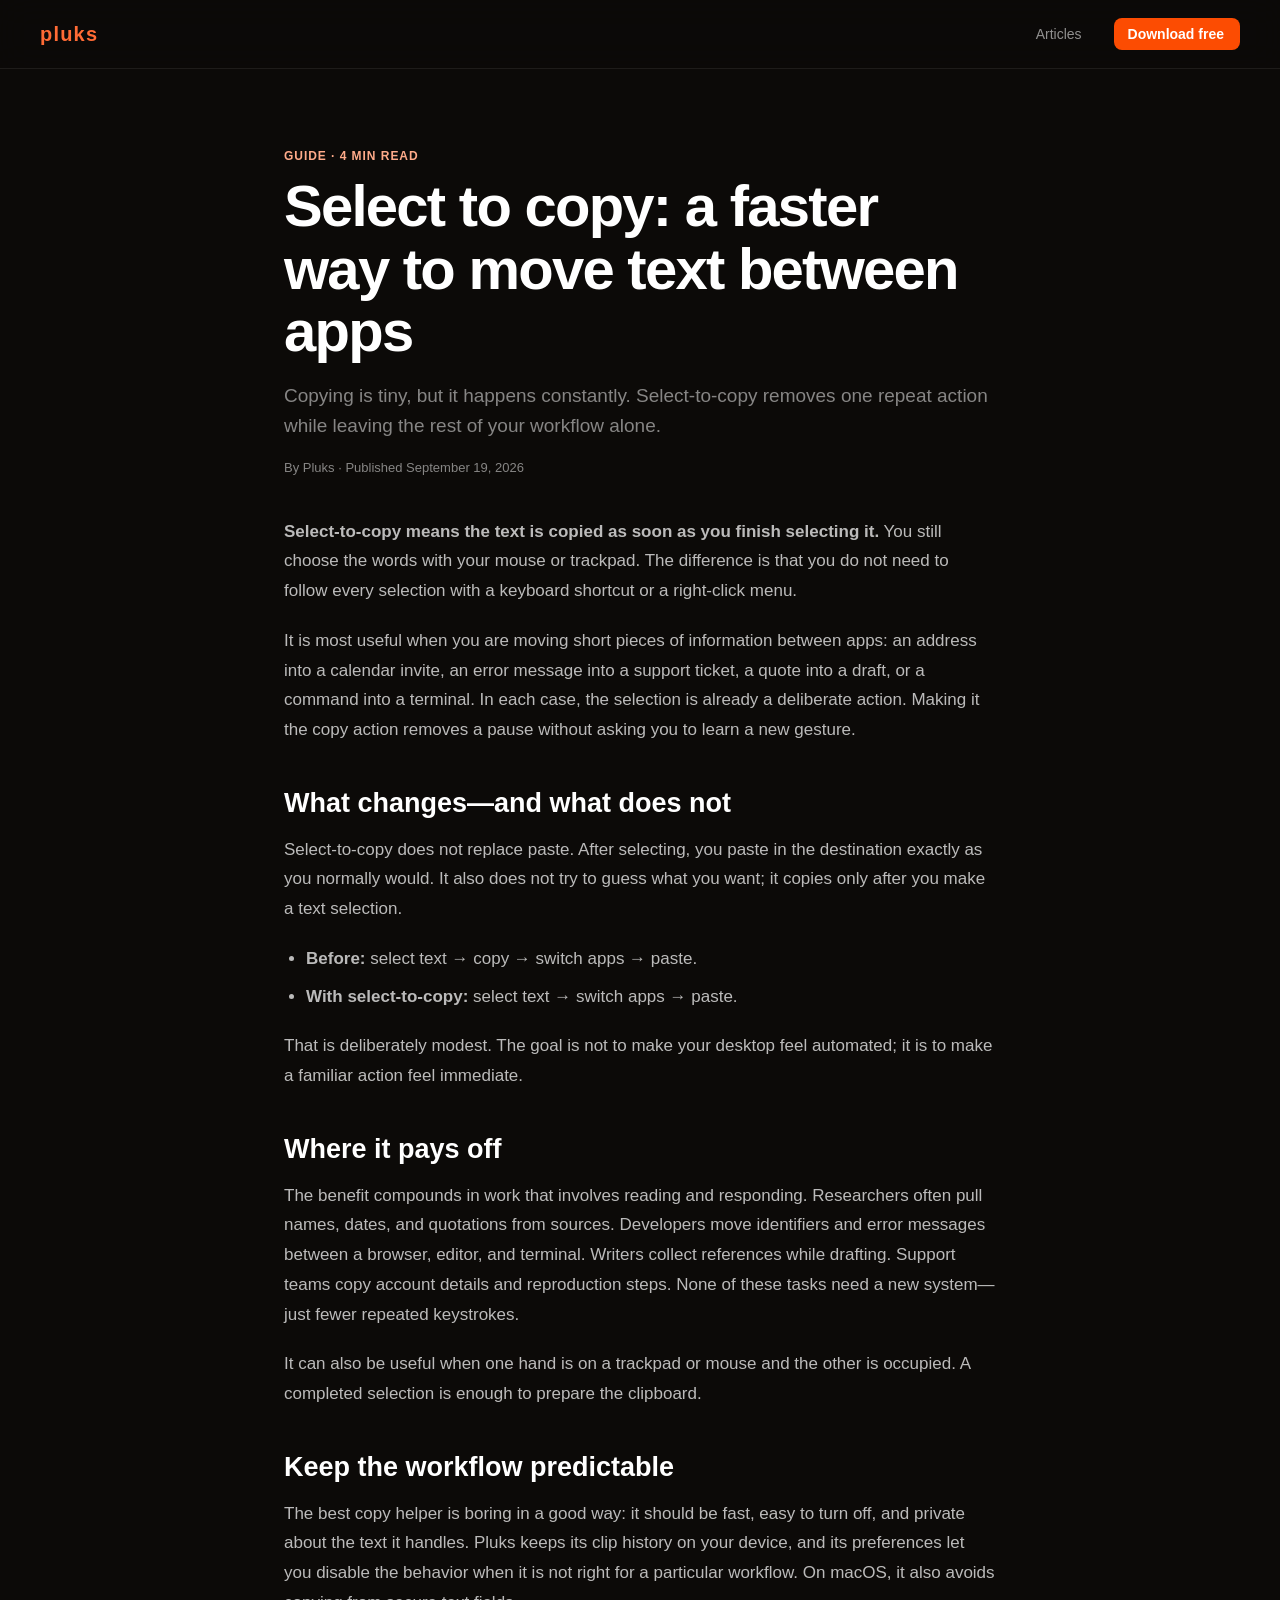
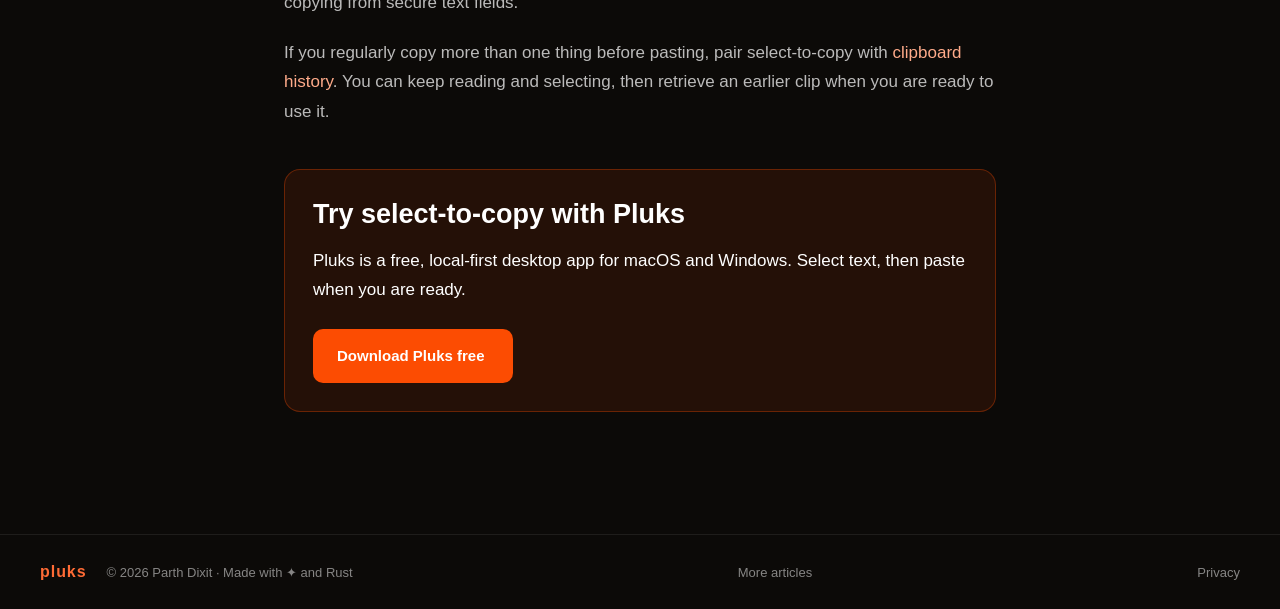
<file: articles/select-to-copy.html>
<!DOCTYPE html>
<html lang="en">
<head>
  <meta charset="UTF-8">
  <meta name="viewport" content="width=device-width, initial-scale=1.0">
  <title>Select to Copy: Move Text Between Apps Faster — Pluks</title>
  <meta name="description" content="A practical guide to select-to-copy: what it is, when it saves time, and how Pluks keeps the copied text ready to paste.">
  <link rel="canonical" href="https://pluks.app/articles/select-to-copy.html">
  <meta property="og:type" content="article">
  <meta property="og:title" content="Select to Copy: Move Text Between Apps Faster">
  <meta property="og:description" content="A practical guide to select-to-copy and a simpler copy-paste workflow.">
  <meta property="og:url" content="https://pluks.app/articles/select-to-copy.html">
  <link rel="stylesheet" href="../style.css">
  <script type="application/ld+json">{"@context":"https://schema.org","@type":"Article","headline":"Select to copy: a faster way to move text between apps","description":"A practical guide to select-to-copy: what it is, when it saves time, and how Pluks keeps the copied text ready to paste.","datePublished":"2026-09-19","dateModified":"2026-09-19","author":{"@type":"Organization","name":"Pluks"},"publisher":{"@type":"Organization","name":"Pluks","url":"https://pluks.app/"},"mainEntityOfPage":"https://pluks.app/articles/select-to-copy.html"}</script>
</head>
<body>
  <nav class="nav article-nav"><a class="nav-brand" href="../" aria-label="Pluks home">pluks</a><a class="nav-ext" href="./">Articles</a><a class="nav-cta" href="https://github.com/darth-pixit/pluks-releases/releases/latest">Download free</a></nav>
  <main class="article-page">
    <header>
      <p class="article-kicker">GUIDE · 4 MIN READ</p>
      <h1>Select to copy: a faster way to move text between apps</h1>
      <p class="article-dek">Copying is tiny, but it happens constantly. Select-to-copy removes one repeat action while leaving the rest of your workflow alone.</p>
      <p class="article-meta">By Pluks · Published September 19, 2026</p>
    </header>
    <article class="article-body">
      <p><strong>Select-to-copy means the text is copied as soon as you finish selecting it.</strong> You still choose the words with your mouse or trackpad. The difference is that you do not need to follow every selection with a keyboard shortcut or a right-click menu.</p>
      <p>It is most useful when you are moving short pieces of information between apps: an address into a calendar invite, an error message into a support ticket, a quote into a draft, or a command into a terminal. In each case, the selection is already a deliberate action. Making it the copy action removes a pause without asking you to learn a new gesture.</p>
      <h2>What changes—and what does not</h2>
      <p>Select-to-copy does not replace paste. After selecting, you paste in the destination exactly as you normally would. It also does not try to guess what you want; it copies only after you make a text selection.</p>
      <ul>
        <li><strong>Before:</strong> select text → copy → switch apps → paste.</li>
        <li><strong>With select-to-copy:</strong> select text → switch apps → paste.</li>
      </ul>
      <p>That is deliberately modest. The goal is not to make your desktop feel automated; it is to make a familiar action feel immediate.</p>
      <h2>Where it pays off</h2>
      <p>The benefit compounds in work that involves reading and responding. Researchers often pull names, dates, and quotations from sources. Developers move identifiers and error messages between a browser, editor, and terminal. Writers collect references while drafting. Support teams copy account details and reproduction steps. None of these tasks need a new system—just fewer repeated keystrokes.</p>
      <p>It can also be useful when one hand is on a trackpad or mouse and the other is occupied. A completed selection is enough to prepare the clipboard.</p>
      <h2>Keep the workflow predictable</h2>
      <p>The best copy helper is boring in a good way: it should be fast, easy to turn off, and private about the text it handles. Pluks keeps its clip history on your device, and its preferences let you disable the behavior when it is not right for a particular workflow. On macOS, it also avoids copying from secure text fields.</p>
      <p>If you regularly copy more than one thing before pasting, pair select-to-copy with <a href="clipboard-history.html">clipboard history</a>. You can keep reading and selecting, then retrieve an earlier clip when you are ready to use it.</p>
      <aside class="article-cta"><h2>Try select-to-copy with Pluks</h2><p>Pluks is a free, local-first desktop app for macOS and Windows. Select text, then paste when you are ready.</p><a class="btn-primary" href="https://github.com/darth-pixit/pluks-releases/releases/latest">Download Pluks free</a></aside>
    </article>
  </main>
  <footer class="footer"><span class="footer-brand">pluks</span><span class="footer-copy">© 2026 Parth Dixit · Made with ✦ and Rust</span><a class="footer-link" href="./">More articles</a><a class="footer-link" href="../privacy.html">Privacy</a></footer>
<script src="../analytics.js"></script></body>
</html>
</file>
<file: style.css>
/* ── Reset & tokens ──────────────────────────────────────────────────── */
*, *::before, *::after { box-sizing: border-box; margin: 0; padding: 0; }

:root {
  --accent:    #FC4C02;
  --accent-2:  #FF6B35;
  --accent-3:  #FFAB8A;
  --bg:        #0C0A08;
  --surface:   #181310;
  --border:    rgba(255,255,255,0.08);
  --text:      #FFFFFF;
  --muted:     rgba(255,255,255,0.5);
  --radius:    16px;
  font-size: 16px;
}

html { scroll-behavior: smooth; }
body {
  background: var(--bg);
  color: var(--text);
  font-family: "Inter", -apple-system, sans-serif;
  -webkit-font-smoothing: antialiased;
  overflow-x: hidden;
}

a { color: var(--accent-3); text-decoration: none; }
a:hover { text-decoration: underline; }

/* ── Layout helper ───────────────────────────────────────────────────── */
.container { max-width: 1000px; margin: 0 auto; padding: 0 24px; }

/* ── Nav ─────────────────────────────────────────────────────────────── */
.nav {
  display: flex;
  align-items: center;
  justify-content: space-between;
  padding: 18px 40px;
  position: sticky;
  top: 0;
  z-index: 100;
  background: rgba(12,10,8,0.88);
  backdrop-filter: blur(16px);
  border-bottom: 1px solid var(--border);
}

.nav-brand {
  font-size: 20px;
  font-weight: 800;
  letter-spacing: .06em;
  color: var(--accent-2);
}

.nav-ext {
  color: rgba(255,255,255,0.55);
  text-decoration: none;
  font-size: 14px;
  font-weight: 500;
  padding: 8px 14px;
  border-radius: 8px;
  transition: color 0.15s;
}
.nav-ext:hover { color: var(--accent); text-decoration: none; }

.nav-cta {
  background: var(--accent);
  color: #fff;
  padding: 8px 16px 8px 14px;
  border-radius: 8px;
  font-weight: 600;
  font-size: 14px;
  text-decoration: none;
  transition: background .15s, transform .1s;
  display: inline-flex;
  align-items: center;
  gap: 7px;
}
.nav-cta:hover { background: var(--accent-2); transform: translateY(-1px); text-decoration: none; }
.nav-cta .apple-icon { width: 15px; height: 15px; margin-top: -1px; flex-shrink: 0; }

/* ── Hero ────────────────────────────────────────────────────────────── */
.hero {
  text-align: center;
  padding: 100px 24px 80px;
  display: flex;
  flex-direction: column;
  align-items: center;
  gap: 24px;
  position: relative;
}

.hero::before {
  content: "";
  position: absolute;
  inset: 0;
  background: radial-gradient(ellipse 80% 50% at 50% 0%, rgba(252,76,2,.18) 0%, transparent 70%);
  pointer-events: none;
}

.hero-label {
  font-size: 13px;
  font-weight: 600;
  letter-spacing: .08em;
  color: var(--accent-3);
  text-transform: uppercase;
}

.hero-headline {
  font-size: clamp(40px, 6vw, 76px);
  font-weight: 900;
  line-height: 1.05;
  letter-spacing: -.03em;
  color: var(--text);
}

.hero-headline em {
  font-style: normal;
  background: linear-gradient(135deg, var(--accent-2), var(--accent-3));
  -webkit-background-clip: text;
  -webkit-text-fill-color: transparent;
  background-clip: text;
}

.hero-sub {
  font-size: 18px;
  color: var(--muted);
  line-height: 1.65;
  max-width: 440px;
}

/* ── Demo card ───────────────────────────────────────────────────────── */
.demo-card {
  background: var(--surface);
  border: 1px solid var(--border);
  border-radius: var(--radius);
  padding: 24px 28px 20px;
  max-width: 580px;
  width: 100%;
  text-align: left;
  position: relative;
  transition: border-color .2s;
  box-shadow: 0 0 40px rgba(252,76,2,.08);
}

.demo-card:has(.demo-text::selection) {
  border-color: rgba(252,76,2,.5);
}

.demo-card-label {
  font-size: 11px;
  letter-spacing: .08em;
  text-transform: uppercase;
  color: var(--muted);
  margin-bottom: 10px;
  font-weight: 600;
}

.demo-text {
  font-family: "JetBrains Mono", monospace;
  font-size: 14px;
  line-height: 1.8;
  color: var(--text);
  cursor: text;
  user-select: text;
}

.demo-text::selection {
  background: rgba(252,76,2,.5);
  color: #fff;
}

/* Toast — floats above page, fired by selecting any text */
.demo-toast {
  position: fixed;
  bottom: 32px;
  left: 50%;
  transform: translateX(-50%) translateY(12px);
  background: var(--accent);
  color: #fff;
  font-size: 13px;
  font-weight: 600;
  padding: 8px 18px;
  border-radius: 30px;
  max-width: 80vw;
  white-space: nowrap;
  overflow: hidden;
  text-overflow: ellipsis;
  opacity: 0;
  transition: opacity .2s, transform .2s;
  pointer-events: none;
  display: flex;
  align-items: center;
  gap: 6px;
  box-shadow: 0 4px 24px rgba(252,76,2,.45);
  z-index: 200;
}

.demo-toast.show {
  opacity: 1;
  transform: translateX(-50%) translateY(0);
}

.demo-toast-icon { font-size: 10px; }

/* ── Hero CTA buttons ─────────────────────────────────────────────────── */
.hero-actions {
  display: flex;
  gap: 12px;
  flex-wrap: wrap;
  justify-content: center;
  margin-top: 8px;
}

.btn-primary {
  background: var(--accent);
  color: #fff;
  padding: 14px 28px 14px 24px;
  border-radius: 10px;
  font-weight: 700;
  font-size: 15px;
  text-decoration: none;
  transition: background .15s, transform .1s;
  display: inline-flex;
  align-items: center;
  gap: 10px;
}
.btn-primary:hover { background: var(--accent-2); transform: translateY(-2px); text-decoration: none; }
.btn-primary .apple-icon { width: 18px; height: 18px; margin-top: -2px; flex-shrink: 0; }

.hero-meta {
  font-size: 12.5px;
  color: var(--muted);
  letter-spacing: .02em;
  margin-top: 2px;
  flex-basis: 100%;
  text-align: center;
}

.btn-ghost {
  background: transparent;
  color: var(--muted);
  padding: 14px 22px;
  border-radius: 10px;
  font-weight: 600;
  font-size: 15px;
  border: 1px solid var(--border);
  text-decoration: none;
  transition: border-color .15s, color .15s;
  cursor: pointer;
  font-family: inherit;
}
.btn-ghost:hover { border-color: var(--accent-3); color: var(--accent-3); text-decoration: none; }

/* ── Stats ───────────────────────────────────────────────────────────── */
.stats {
  padding: 60px 24px 40px;
  max-width: 900px;
  margin: 0 auto;
  text-align: center;
}

.stats-inner {
  display: flex;
  justify-content: center;
  gap: 24px;
  flex-wrap: wrap;
}

.stat {
  flex: 1;
  min-width: 200px;
  background: var(--surface);
  border: 1px solid var(--border);
  border-radius: var(--radius);
  padding: 24px 18px;
  display: flex;
  flex-direction: column;
  gap: 6px;
  transition: border-color .15s, transform .15s;
}

.stat:hover {
  border-color: rgba(252,76,2,.35);
  transform: translateY(-2px);
}

.stat-num {
  font-size: clamp(28px, 4vw, 38px);
  font-weight: 900;
  letter-spacing: -.02em;
  background: linear-gradient(135deg, var(--accent-2), var(--accent-3));
  -webkit-background-clip: text;
  -webkit-text-fill-color: transparent;
  background-clip: text;
}

.stat-label {
  font-size: 13px;
  color: var(--muted);
  letter-spacing: .04em;
  text-transform: uppercase;
  font-weight: 600;
}

/* ── Cross-device early-access fake door ────────────────────────────── */
.cross-device {
  max-width: 1000px;
  margin: 0 auto;
  padding: 36px 40px 56px;
}

.cross-device-card {
  position: relative;
  overflow: hidden;
  display: flex;
  align-items: center;
  justify-content: space-between;
  gap: 48px;
  padding: 42px 46px;
  border: 1px solid rgba(252,76,2,.3);
  border-radius: 24px;
  background:
    radial-gradient(circle at 88% 20%, rgba(252,76,2,.18), transparent 34%),
    linear-gradient(135deg, rgba(252,76,2,.09), rgba(24,19,16,.96) 52%);
  box-shadow: 0 20px 70px rgba(0,0,0,.28), inset 0 1px rgba(255,255,255,.04);
}

.cross-device-card::after {
  content: "";
  position: absolute;
  width: 220px;
  height: 220px;
  right: -80px;
  bottom: -130px;
  border: 1px solid rgba(255,255,255,.06);
  border-radius: 50%;
  pointer-events: none;
}

.cross-device-copy {
  position: relative;
  z-index: 1;
  max-width: 530px;
}

.cross-device-copy h2 {
  margin: 14px 0 12px;
  font-size: clamp(28px, 4vw, 44px);
  line-height: 1.08;
  letter-spacing: -.035em;
}

.cross-device-copy > p {
  color: rgba(255,255,255,.67);
  font-size: 16px;
  line-height: 1.7;
}

.cross-device-actions {
  display: flex;
  align-items: center;
  gap: 16px;
  margin-top: 24px;
  flex-wrap: wrap;
}

.cross-device-actions button { border: none; font-family: inherit; cursor: pointer; }
.cross-device-actions span {
  max-width: 210px;
  color: var(--muted);
  font-size: 12px;
  line-height: 1.45;
}

.device-flow {
  position: relative;
  z-index: 1;
  display: flex;
  align-items: center;
  justify-content: center;
  gap: 10px;
  flex-shrink: 0;
}

.device-node {
  width: 86px;
  min-height: 98px;
  display: flex;
  flex-direction: column;
  align-items: center;
  justify-content: center;
  gap: 8px;
  border: 1px solid rgba(255,255,255,.1);
  border-radius: 18px;
  background: rgba(12,10,8,.74);
  color: var(--muted);
  font-size: 11px;
  font-weight: 700;
  letter-spacing: .04em;
  text-transform: uppercase;
}

.device-node-pluks {
  border-color: rgba(252,76,2,.46);
  color: var(--accent-3);
  box-shadow: 0 0 30px rgba(252,76,2,.14);
}

.device-glyph { color: var(--text); font-size: 34px; line-height: 1; }
.device-node-pluks .device-glyph { color: var(--accent-2); font-size: 27px; }
.device-glyph-laptop { font-size: 40px; }
.flow-arrow { color: rgba(252,76,2,.72); font-size: 20px; }

/* ── Download modal ──────────────────────────────────────────────────── */
.modal-backdrop {
  position: fixed;
  inset: 0;
  background: rgba(8, 6, 5, 0.72);
  backdrop-filter: blur(6px);
  display: none;
  align-items: center;
  justify-content: center;
  padding: 20px;
  z-index: 300;
  opacity: 0;
  transition: opacity .18s;
}

.modal-backdrop.show {
  display: flex;
  opacity: 1;
}

.modal {
  background: var(--surface);
  border: 1px solid rgba(252,76,2,.25);
  border-radius: var(--radius);
  padding: 32px 28px 28px;
  width: 100%;
  max-width: 420px;
  position: relative;
  box-shadow: 0 24px 80px rgba(0,0,0,.6), 0 0 0 1px rgba(252,76,2,.08);
  text-align: center;
  transform: translateY(8px);
  transition: transform .18s;
}

.modal-backdrop.show .modal { transform: translateY(0); }

.modal-close {
  position: absolute;
  top: 10px;
  right: 12px;
  background: transparent;
  border: none;
  color: var(--muted);
  font-size: 24px;
  cursor: pointer;
  padding: 4px 10px;
  line-height: 1;
  border-radius: 6px;
  transition: color .15s, background .15s;
}
.modal-close:hover { color: var(--text); background: rgba(255,255,255,.06); }

.modal-icon {
  font-size: 28px;
  color: var(--accent-2);
  margin-bottom: 8px;
}

.modal h3 {
  font-size: 20px;
  font-weight: 800;
  letter-spacing: -.02em;
  margin-bottom: 6px;
}

.modal-sub {
  color: var(--muted);
  font-size: 13.5px;
  line-height: 1.55;
  margin-bottom: 20px;
}

.modal-form {
  display: flex;
  flex-direction: column;
  gap: 14px;
  text-align: left;
}

.modal-field {
  display: flex;
  flex-direction: column;
  gap: 6px;
}

.modal-field span {
  font-size: 12px;
  font-weight: 600;
  letter-spacing: .04em;
  text-transform: uppercase;
  color: var(--muted);
}

.modal-field input,
.modal-field select {
  background: rgba(255,255,255,.04);
  border: 1px solid var(--border);
  border-radius: 10px;
  padding: 11px 14px;
  color: var(--text);
  font-size: 14px;
  font-family: inherit;
  transition: border-color .15s, background .15s;
  width: 100%;
}

.modal-field input:focus,
.modal-field select:focus {
  outline: none;
  border-color: rgba(252,76,2,.55);
  background: rgba(255,255,255,.06);
}

.modal-field select {
  appearance: none;
  /* Render the native dropdown popup in dark mode on Windows/Linux Chromium —
     without this, <option>s inherit our white text but sit on the OS-default
     white background, rendering invisible. */
  color-scheme: dark;
  background-image: url("data:image/svg+xml;utf8,<svg xmlns='http://www.w3.org/2000/svg' width='12' height='8' viewBox='0 0 12 8'><path fill='%23ffffff80' d='M6 8L0 0h12z'/></svg>");
  background-repeat: no-repeat;
  background-position: right 14px center;
  padding-right: 36px;
}

.modal-field select option {
  background-color: var(--surface);
  color: var(--text);
}

.modal-submit {
  align-self: center;
  margin-top: 8px;
  padding-left: 36px;
  padding-right: 36px;
  cursor: pointer;
  border: none;
  font-family: inherit;
}

.modal-error {
  color: #ff7a59;
  font-size: 12.5px;
  margin: 0;
}

.modal-privacy {
  color: var(--muted);
  font-size: 11.5px;
  line-height: 1.5;
  text-align: center;
}

.request-success {
  padding: 6px 0 2px;
  text-align: center;
}
.request-success[hidden] { display: none; }
.request-success-icon {
  width: 48px;
  height: 48px;
  margin: 0 auto 14px;
  border-radius: 50%;
  display: flex;
  align-items: center;
  justify-content: center;
  background: rgba(252,76,2,.14);
  border: 1px solid rgba(252,76,2,.28);
  color: var(--accent-2);
  font-size: 22px;
  font-weight: 800;
}
.request-success p {
  margin: 8px auto 20px;
  max-width: 310px;
  color: var(--muted);
  font-size: 13.5px;
  line-height: 1.6;
}

/* ── Feedback widget ─────────────────────────────────────────────────── */
.feedback-widget {
  position: fixed;
  right: 24px;
  bottom: 24px;
  z-index: 250;
  display: flex;
  flex-direction: column;
  align-items: flex-end;
  gap: 12px;
}

.feedback-fab {
  display: inline-flex;
  align-items: center;
  gap: 8px;
  background: var(--accent);
  color: #fff;
  border: none;
  border-radius: 999px;
  padding: 12px 20px;
  font-family: inherit;
  font-weight: 700;
  font-size: 14px;
  cursor: pointer;
  box-shadow: 0 8px 24px rgba(252,76,2,.32), 0 2px 8px rgba(0,0,0,.3);
  transition: background .15s, transform .1s, box-shadow .15s;
}
.feedback-fab:hover {
  background: var(--accent-2);
  transform: translateY(-2px);
  box-shadow: 0 12px 32px rgba(252,76,2,.4), 0 2px 8px rgba(0,0,0,.3);
}
.feedback-fab-icon { font-size: 14px; line-height: 1; }

.feedback-panel {
  width: min(360px, calc(100vw - 32px));
  background: var(--surface);
  border: 1px solid rgba(252,76,2,.25);
  border-radius: var(--radius);
  padding: 24px 22px 22px;
  position: relative;
  box-shadow: 0 24px 80px rgba(0,0,0,.6), 0 0 0 1px rgba(252,76,2,.08);
  opacity: 0;
  transform: translateY(8px) scale(.98);
  transform-origin: bottom right;
  transition: opacity .18s, transform .18s;
  pointer-events: none;
}
.feedback-panel.show {
  opacity: 1;
  transform: translateY(0) scale(1);
  pointer-events: auto;
}

.feedback-close {
  position: absolute;
  top: 8px;
  right: 10px;
  background: transparent;
  border: none;
  color: var(--muted);
  font-size: 22px;
  cursor: pointer;
  padding: 4px 10px;
  line-height: 1;
  border-radius: 6px;
  transition: color .15s, background .15s;
}
.feedback-close:hover { color: var(--text); background: rgba(255,255,255,.06); }

.feedback-icon { font-size: 24px; color: var(--accent-2); margin-bottom: 6px; }

.feedback-panel h3 {
  font-size: 18px;
  font-weight: 800;
  letter-spacing: -.02em;
  margin-bottom: 6px;
}

.feedback-sub {
  color: var(--muted);
  font-size: 13px;
  line-height: 1.5;
  margin-bottom: 16px;
}

.feedback-form { display: flex; flex-direction: column; gap: 12px; }
/* The `display` rule above outranks the UA `[hidden] { display:none }`, so the
   toggle between form and success state needs an explicit hidden override. */
.feedback-form[hidden] { display: none; }

.feedback-field { display: flex; flex-direction: column; gap: 6px; }

.feedback-field span {
  font-size: 12px;
  font-weight: 600;
  letter-spacing: .04em;
  text-transform: uppercase;
  color: var(--muted);
}
.feedback-field span em {
  font-style: normal;
  text-transform: none;
  letter-spacing: 0;
  font-weight: 400;
  opacity: .8;
}

.feedback-field input,
.feedback-field textarea {
  background: rgba(255,255,255,.04);
  border: 1px solid var(--border);
  border-radius: 10px;
  padding: 10px 13px;
  color: var(--text);
  font-size: 14px;
  font-family: inherit;
  width: 100%;
  transition: border-color .15s, background .15s;
}
.feedback-field textarea { resize: vertical; min-height: 84px; }
.feedback-field input:focus,
.feedback-field textarea:focus {
  outline: none;
  border-color: rgba(252,76,2,.55);
  background: rgba(255,255,255,.06);
}

.feedback-submit {
  align-self: stretch;
  justify-content: center;
  margin-top: 2px;
  padding: 12px 24px;
  cursor: pointer;
  border: none;
  font-family: inherit;
}

.feedback-error { color: #ff7a59; font-size: 12.5px; margin: 0; }

.feedback-foot {
  color: var(--muted);
  font-size: 12px;
  line-height: 1.5;
  margin: 2px 0 0;
}

.feedback-success { text-align: center; padding: 6px 0; }
.feedback-success-icon {
  width: 44px;
  height: 44px;
  margin: 0 auto 12px;
  border-radius: 50%;
  background: rgba(252,76,2,.15);
  color: var(--accent-2);
  font-size: 22px;
  display: flex;
  align-items: center;
  justify-content: center;
}
.feedback-success p {
  color: var(--muted);
  font-size: 13.5px;
  line-height: 1.55;
}

/* ── Section shared ──────────────────────────────────────────────────── */
.section-title {
  font-size: clamp(26px, 4vw, 40px);
  font-weight: 800;
  letter-spacing: -.025em;
  text-align: center;
  margin-bottom: 48px;
}

/* ── How it works ────────────────────────────────────────────────────── */
.how {
  padding: 100px 40px;
  background: linear-gradient(180deg, transparent, rgba(252,76,2,.05), transparent);
}

.steps {
  display: flex;
  align-items: flex-start;
  justify-content: center;
  gap: 0;
  max-width: 800px;
  margin: 0 auto;
  flex-wrap: wrap;
}

.step {
  flex: 1;
  min-width: 180px;
  max-width: 220px;
  text-align: center;
  display: flex;
  flex-direction: column;
  align-items: center;
  gap: 10px;
}

.step-num {
  font-size: 11px;
  font-weight: 700;
  letter-spacing: .1em;
  color: var(--accent-2);
  text-transform: uppercase;
}

.step-icon {
  font-size: 40px;
  width: 72px;
  height: 72px;
  background: var(--surface);
  border: 1px solid var(--border);
  border-radius: 50%;
  display: flex;
  align-items: center;
  justify-content: center;
}

.step h3 {
  font-size: 17px;
  font-weight: 700;
  color: var(--text);
}

.step p {
  font-size: 13.5px;
  color: var(--muted);
  line-height: 1.6;
}

.step-arrow {
  font-size: 22px;
  color: var(--border);
  padding: 36px 10px 0;
  align-self: flex-start;
}

/* ── History section ─────────────────────────────────────────────────── */
.history-section {
  padding: 80px 40px;
  max-width: 1000px;
  margin: 0 auto;
}

.history-content {
  display: flex;
  align-items: center;
  gap: 60px;
  flex-wrap: wrap;
}

.history-text {
  flex: 1;
  min-width: 260px;
  display: flex;
  flex-direction: column;
  gap: 16px;
}

.pill {
  display: inline-block;
  background: rgba(252,76,2,.15);
  border: 1px solid rgba(252,76,2,.3);
  color: var(--accent-3);
  font-size: 11px;
  font-weight: 700;
  letter-spacing: .08em;
  padding: 3px 10px;
  border-radius: 30px;
  text-transform: uppercase;
  width: fit-content;
}

.history-text h2 {
  font-size: clamp(22px, 3.5vw, 34px);
  font-weight: 800;
  letter-spacing: -.025em;
  line-height: 1.15;
}

.history-text p {
  font-size: 15px;
  color: var(--muted);
  line-height: 1.7;
}

kbd {
  background: rgba(255,255,255,.08);
  border: 1px solid var(--border);
  border-radius: 5px;
  padding: 2px 7px;
  font-family: "JetBrains Mono", monospace;
  font-size: 12px;
  color: var(--text);
  vertical-align: middle;
}

/* Overlay mockup */
.history-mockup {
  flex: 1;
  min-width: 260px;
  display: flex;
  justify-content: center;
}

.mockup-panel {
  width: 320px;
  background: rgba(20,14,10,.95);
  border: 1px solid rgba(252,76,2,.25);
  border-radius: 14px;
  box-shadow: 0 20px 60px rgba(0,0,0,.6), 0 0 0 1px rgba(252,76,2,.1);
  overflow: hidden;
  font-size: 12px;
}

.mockup-header {
  display: flex;
  align-items: center;
  justify-content: space-between;
  padding: 12px 14px 8px;
  border-bottom: 1px solid rgba(255,255,255,.07);
}

.mockup-brand {
  font-size: 13px;
  font-weight: 800;
  color: var(--accent-2);
  letter-spacing: .06em;
}

.mockup-count { color: var(--muted); font-size: 10px; }

.mockup-search {
  padding: 8px 10px;
  border-bottom: 1px solid rgba(255,255,255,.07);
}

.mockup-search-inner {
  background: rgba(255,255,255,.04);
  border: 1px solid rgba(255,255,255,.07);
  border-radius: 7px;
  padding: 6px 10px;
  color: var(--muted);
  font-size: 11.5px;
  font-family: "Inter", sans-serif;
}

.mockup-list { list-style: none; padding: 4px; }

.mockup-item {
  padding: 8px 9px;
  border-radius: 8px;
  border: 1px solid transparent;
  display: flex;
  flex-direction: column;
  gap: 3px;
  cursor: default;
}

.mockup-item.active {
  background: rgba(252,76,2,.1);
  border-color: rgba(252,76,2,.3);
}

.mockup-preview { color: var(--text); font-size: 11.5px; }
.mockup-meta { color: var(--muted); font-size: 10px; }

.mockup-footer {
  padding: 8px 12px;
  border-top: 1px solid rgba(255,255,255,.07);
  color: var(--muted);
  font-size: 10px;
  text-align: right;
}

/* ── Features ────────────────────────────────────────────────────────── */
.features {
  padding: 80px 40px;
  max-width: 1000px;
  margin: 0 auto;
}

.features-grid {
  display: grid;
  grid-template-columns: repeat(auto-fill, minmax(260px, 1fr));
  gap: 16px;
}

.feature-card {
  background: var(--surface);
  border: 1px solid var(--border);
  border-radius: var(--radius);
  padding: 24px;
  display: flex;
  flex-direction: column;
  gap: 10px;
  transition: border-color .15s, transform .15s;
}

.feature-card:hover {
  border-color: rgba(252,76,2,.35);
  transform: translateY(-2px);
}

.feature-icon { font-size: 28px; }
.feature-card h3 { font-size: 16px; font-weight: 700; }
.feature-card p { font-size: 13.5px; color: var(--muted); line-height: 1.6; }

/* ── Comparison ──────────────────────────────────────────────────────── */
.compare {
  padding: 80px 40px;
  max-width: 1100px;
  margin: 0 auto;
}

.compare-sub {
  color: var(--muted);
  font-size: 15px;
  line-height: 1.7;
  text-align: center;
  max-width: 520px;
  margin: -32px auto 40px;
}

.compare-table-wrap {
  overflow-x: auto;
  border: 1px solid var(--border);
  border-radius: var(--radius);
  background: var(--surface);
  /* Soft edge fade hints that the table scrolls horizontally on small screens. */
  scrollbar-color: rgba(252,76,2,.4) transparent;
}
.compare-table-wrap:focus-visible {
  outline: 2px solid rgba(252,76,2,.55);
  outline-offset: 2px;
}

.compare-table {
  width: 100%;
  min-width: 880px;
  border-collapse: collapse;
  font-size: 13px;
}

.compare-table th,
.compare-table td {
  padding: 13px 14px;
  text-align: center;
  border-bottom: 1px solid rgba(255,255,255,.06);
  vertical-align: middle;
}
.compare-table tbody tr:last-child th,
.compare-table tbody tr:last-child td { border-bottom: none; }
.compare-table tbody tr:hover td,
.compare-table tbody tr:hover th[scope="row"] { background: rgba(255,255,255,.025); }

/* Factor column — sticky so it stays readable while scrolling sideways */
.compare-table th[scope="row"],
.compare-table th.compare-factor {
  position: sticky;
  left: 0;
  z-index: 1;
  background: var(--surface);
  text-align: left;
  font-weight: 600;
  color: var(--text);
  font-size: 13px;
  line-height: 1.45;
  min-width: 190px;
  max-width: 230px;
}

.compare-table thead th {
  font-size: 14px;
  font-weight: 800;
  letter-spacing: .02em;
  padding-top: 18px;
  padding-bottom: 14px;
  border-bottom: 1px solid var(--border);
}
.compare-table thead th a { color: var(--text); }
.compare-table thead th a:hover { color: var(--accent-3); }

.compare-name { color: var(--accent-2); letter-spacing: .06em; }

.compare-tag {
  display: block;
  font-size: 10px;
  font-weight: 600;
  letter-spacing: .05em;
  text-transform: uppercase;
  color: var(--muted);
  margin-top: 4px;
}

/* Pluks column highlight */
.compare-table .col-pluks {
  background: rgba(252,76,2,.08);
  border-left: 1px solid rgba(252,76,2,.25);
  border-right: 1px solid rgba(252,76,2,.25);
}
.compare-table tbody tr:hover .col-pluks { background: rgba(252,76,2,.12); }

/* Cell marks */
.c-yes  { color: var(--accent-2); font-weight: 800; font-size: 15px; }
.c-no   { color: rgba(255,255,255,.28); font-weight: 700; font-size: 14px; }
.c-part { color: var(--accent-3); font-weight: 800; font-size: 15px; }
.c-text { color: var(--text); font-weight: 500; }

.c-note {
  display: block;
  color: var(--muted);
  font-size: 11px;
  line-height: 1.4;
  margin-top: 2px;
}
.c-note sup, .c-text sup { color: var(--accent-3); }

.compare-footnotes {
  margin: 20px auto 0;
  max-width: 720px;
  padding-left: 18px;
  color: var(--muted);
  font-size: 12px;
  line-height: 1.7;
}

.compare-disclaimer {
  margin-top: 16px;
  text-align: center;
  color: var(--muted);
  font-size: 12px;
}

@media (max-width: 680px) {
  .compare { padding: 60px 16px; }
  .compare-table th[scope="row"],
  .compare-table th.compare-factor { min-width: 150px; max-width: 170px; }
}

/* ── Download ────────────────────────────────────────────────────────── */
.download {
  padding: 80px 40px;
  text-align: center;
}

.download-sub {
  color: var(--muted);
  font-size: 16px;
  margin-top: -36px;
  margin-bottom: 48px;
}

.platform-cards {
  display: flex;
  gap: 16px;
  justify-content: center;
  flex-wrap: wrap;
  max-width: 800px;
  margin: 0 auto 32px;
}

.platform-card {
  background: var(--surface);
  border: 1px solid var(--border);
  border-radius: var(--radius);
  padding: 28px 24px;
  flex: 1;
  min-width: 200px;
  max-width: 240px;
  display: flex;
  flex-direction: column;
  align-items: center;
  gap: 10px;
  text-align: center;
  transition: border-color .15s, box-shadow .15s, transform .15s;
}

.platform-card:hover {
  border-color: rgba(252,76,2,.4);
  box-shadow: 0 8px 32px rgba(252,76,2,.12);
  transform: translateY(-3px);
}

.platform-icon {
  width: 44px;
  height: 44px;
  display: flex;
  align-items: center;
  justify-content: center;
  color: var(--text);
  opacity: .92;
}
.platform-icon svg { width: 100%; height: 100%; display: block; }
.platform-card:hover .platform-icon { color: var(--accent-2); opacity: 1; }
.platform-card h3 { font-size: 17px; font-weight: 700; }
.platform-card p { font-size: 12.5px; color: var(--muted); line-height: 1.5; }

/* Styles scoped to .platform-card — .btn-download is also used as a marker
   class on the nav + hero CTAs to attach the download-modal handler, and we
   don't want the full-width/block layout bleeding onto those. */
.platform-card .btn-download {
  background: var(--accent);
  color: #fff;
  /* The button is width:100%, so horizontal padding only steals room from
     the label — keep it small so "↓ Download for Windows" fits one line. */
  padding: 10px 8px;
  border-radius: 8px;
  font-weight: 600;
  font-size: 13px;
  text-decoration: none;
  width: 100%;
  text-align: center;
  transition: background .15s, transform .1s;
  /* Push to the card's bottom edge so buttons align across cards even when
     one card's copy runs longer (the Windows beta blurb vs. the Mac one). */
  margin-top: auto;
  display: block;
}
.platform-card .btn-download:hover { background: var(--accent-2); transform: translateY(-1px); text-decoration: none; }

.source-note {
  color: var(--muted);
  font-size: 13px;
  line-height: 2;
}

/* ── Articles ────────────────────────────────────────────────────────── */
.articles-preview { max-width: 1120px; margin: 0 auto; padding: 80px 40px; }
.articles-heading { display: flex; justify-content: space-between; align-items: end; gap: 24px; margin-bottom: 28px; }
.articles-heading .section-title { text-align: left; margin-bottom: 0; }
.eyebrow, .article-kicker { color: var(--accent-3); font-size: 12px; font-weight: 700; letter-spacing: .08em; }
.eyebrow { margin-bottom: 10px; text-transform: uppercase; }
.text-link { color: var(--accent-3); font-size: 14px; font-weight: 600; white-space: nowrap; }
.article-cards { display: grid; grid-template-columns: repeat(3, 1fr); gap: 16px; }
.article-card { background: var(--surface); border: 1px solid var(--border); border-radius: var(--radius); padding: 26px; display: flex; flex-direction: column; gap: 14px; }
.article-card:hover { border-color: rgba(252,76,2,.4); }
.article-card h3 { font-size: 20px; line-height: 1.25; }
.article-card h3 a { color: var(--text); }
.article-card p:not(.article-kicker) { color: var(--muted); font-size: 14px; line-height: 1.6; flex: 1; }

.article-page { max-width: 760px; margin: 0 auto; padding: 80px 24px; }
.article-page header { margin-bottom: 42px; }
.article-page h1 { font-size: clamp(36px, 6vw, 58px); line-height: 1.08; letter-spacing: -.03em; margin: 12px 0 18px; }
.article-dek { color: var(--muted); font-size: 19px; line-height: 1.6; }
.article-meta { color: var(--muted); font-size: 13px; margin-top: 18px; }
.article-body { color: rgba(255,255,255,.72); font-size: 17px; line-height: 1.75; }
.article-body h2 { color: var(--text); font-size: 27px; line-height: 1.25; margin: 42px 0 14px; }
.article-body p, .article-body ul { margin: 0 0 20px; }
.article-body ul { padding-left: 22px; }
.article-body li { margin-bottom: 8px; }
.article-cta { background: rgba(252,76,2,.1); border: 1px solid rgba(252,76,2,.32); border-radius: var(--radius); padding: 28px; margin: 42px 0; color: var(--text); }
.article-cta h2 { margin-top: 0; }
.article-cta .btn-primary { display: inline-block; margin-top: 4px; }
.article-nav { display: flex; gap: 18px; align-items: center; }
.article-nav .nav-brand { margin-right: auto; text-decoration: none; }

@media (max-width: 760px) {
  .articles-preview { padding: 60px 20px; }
  .articles-heading { align-items: start; flex-direction: column; gap: 12px; }
  .article-cards { grid-template-columns: 1fr; }
  .article-page { padding: 56px 20px; }
  .article-nav { gap: 12px; }
}

/* ── Footer ──────────────────────────────────────────────────────────── */
.footer {
  border-top: 1px solid var(--border);
  padding: 28px 40px;
  display: flex;
  align-items: center;
  gap: 20px;
  flex-wrap: wrap;
}

.footer-brand {
  font-size: 16px;
  font-weight: 800;
  color: var(--accent-2);
  letter-spacing: .06em;
}

.footer-copy {
  color: var(--muted);
  font-size: 13px;
}

.footer-link {
  margin-left: auto;
  color: var(--muted);
  font-size: 13px;
  text-decoration: none;
  transition: color .15s;
}
.footer-link:hover { color: var(--accent-3); text-decoration: none; }

/* ── Responsive ──────────────────────────────────────────────────────── */
@media (max-width: 680px) {
  .nav { padding: 14px 20px; }
  .hero { padding: 70px 20px 60px; }
  .history-content { flex-direction: column; }
  .history-mockup { width: 100%; }
  .mockup-panel { width: 100%; max-width: 340px; }
  .step-arrow { display: none; }
  .platform-card { max-width: 100%; }
  .features { padding: 60px 20px; }
  .footer { padding: 24px 20px; }
  .footer-link { margin-left: 0; width: 100%; }
  .feedback-widget { right: 16px; bottom: 16px; }
  .feedback-fab .feedback-fab-label { display: none; }
  .feedback-fab { padding: 14px; }
  .feedback-fab-icon { font-size: 18px; }
  .cross-device { padding: 24px 16px 48px; }
  .cross-device-card { padding: 30px 24px; flex-direction: column; align-items: flex-start; gap: 32px; }
  .cross-device-actions { align-items: flex-start; flex-direction: column; }
  .cross-device-actions span { max-width: none; }
  .device-flow { width: 100%; }
  .device-node { width: 76px; min-height: 88px; }
}

/* ── Privacy & telemetry section ─────────────────────────────────────── */
.privacy-blurb { padding: 80px 24px; max-width: 760px; margin: 0 auto; text-align: left; }
.privacy-blurb .section-title { text-align: center; }
.privacy-bullets { list-style: none; padding: 0; margin: 24px 0; }
.privacy-bullets li {
  color: rgba(255,255,255,0.7);
  font-size: 15px;
  line-height: 1.7;
  padding: 10px 0;
  border-bottom: 1px solid rgba(255,255,255,0.06);
}
.privacy-bullets li:last-child { border-bottom: none; }
.privacy-bullets strong { color: #fff; font-weight: 600; }

/* ── FAQ ─────────────────────────────────────────────────────────────── */
.faq { padding: 40px 24px 80px; max-width: 760px; margin: 0 auto; }
.faq .section-title { text-align: center; }

.faq-item {
  background: var(--surface);
  border: 1px solid var(--border);
  border-radius: var(--radius);
  transition: border-color .15s;
}

.faq-item:hover { border-color: rgba(252,76,2,.35); }

.faq-item summary {
  cursor: pointer;
  padding: 18px 22px;
  font-weight: 600;
  font-size: 15.5px;
  list-style: none;
}

.faq-item summary::-webkit-details-marker { display: none; }

.faq-item summary::before {
  content: '▸';
  display: inline-block;
  margin-right: 10px;
  color: var(--accent-3);
  transition: transform .15s;
}

.faq-item[open] summary::before { transform: rotate(90deg); }

.faq-body {
  padding: 0 22px 20px;
  color: var(--muted);
  font-size: 14.5px;
  line-height: 1.7;
}

.faq-body p { margin: 0 0 12px; }
.faq-body ul { margin: 0 0 12px; padding-left: 22px; }
.faq-body li { margin-bottom: 6px; }
</file>
